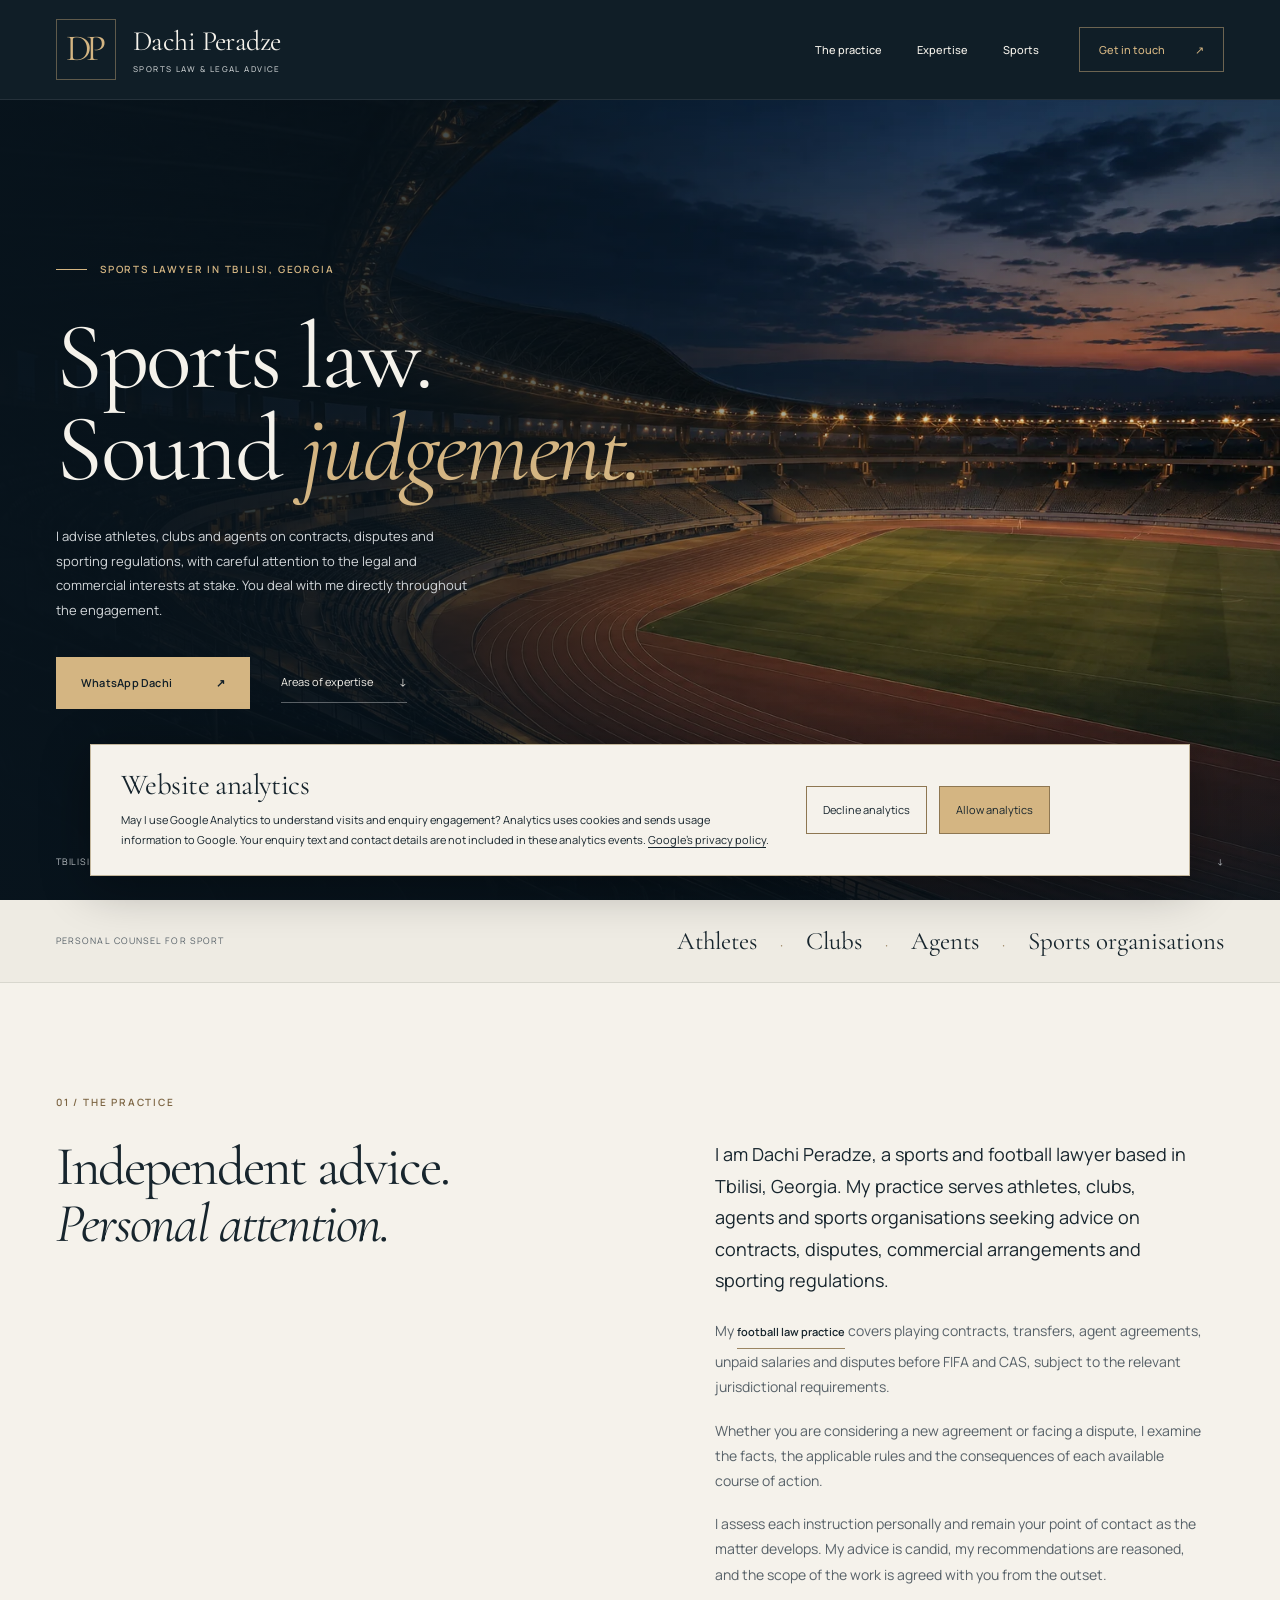
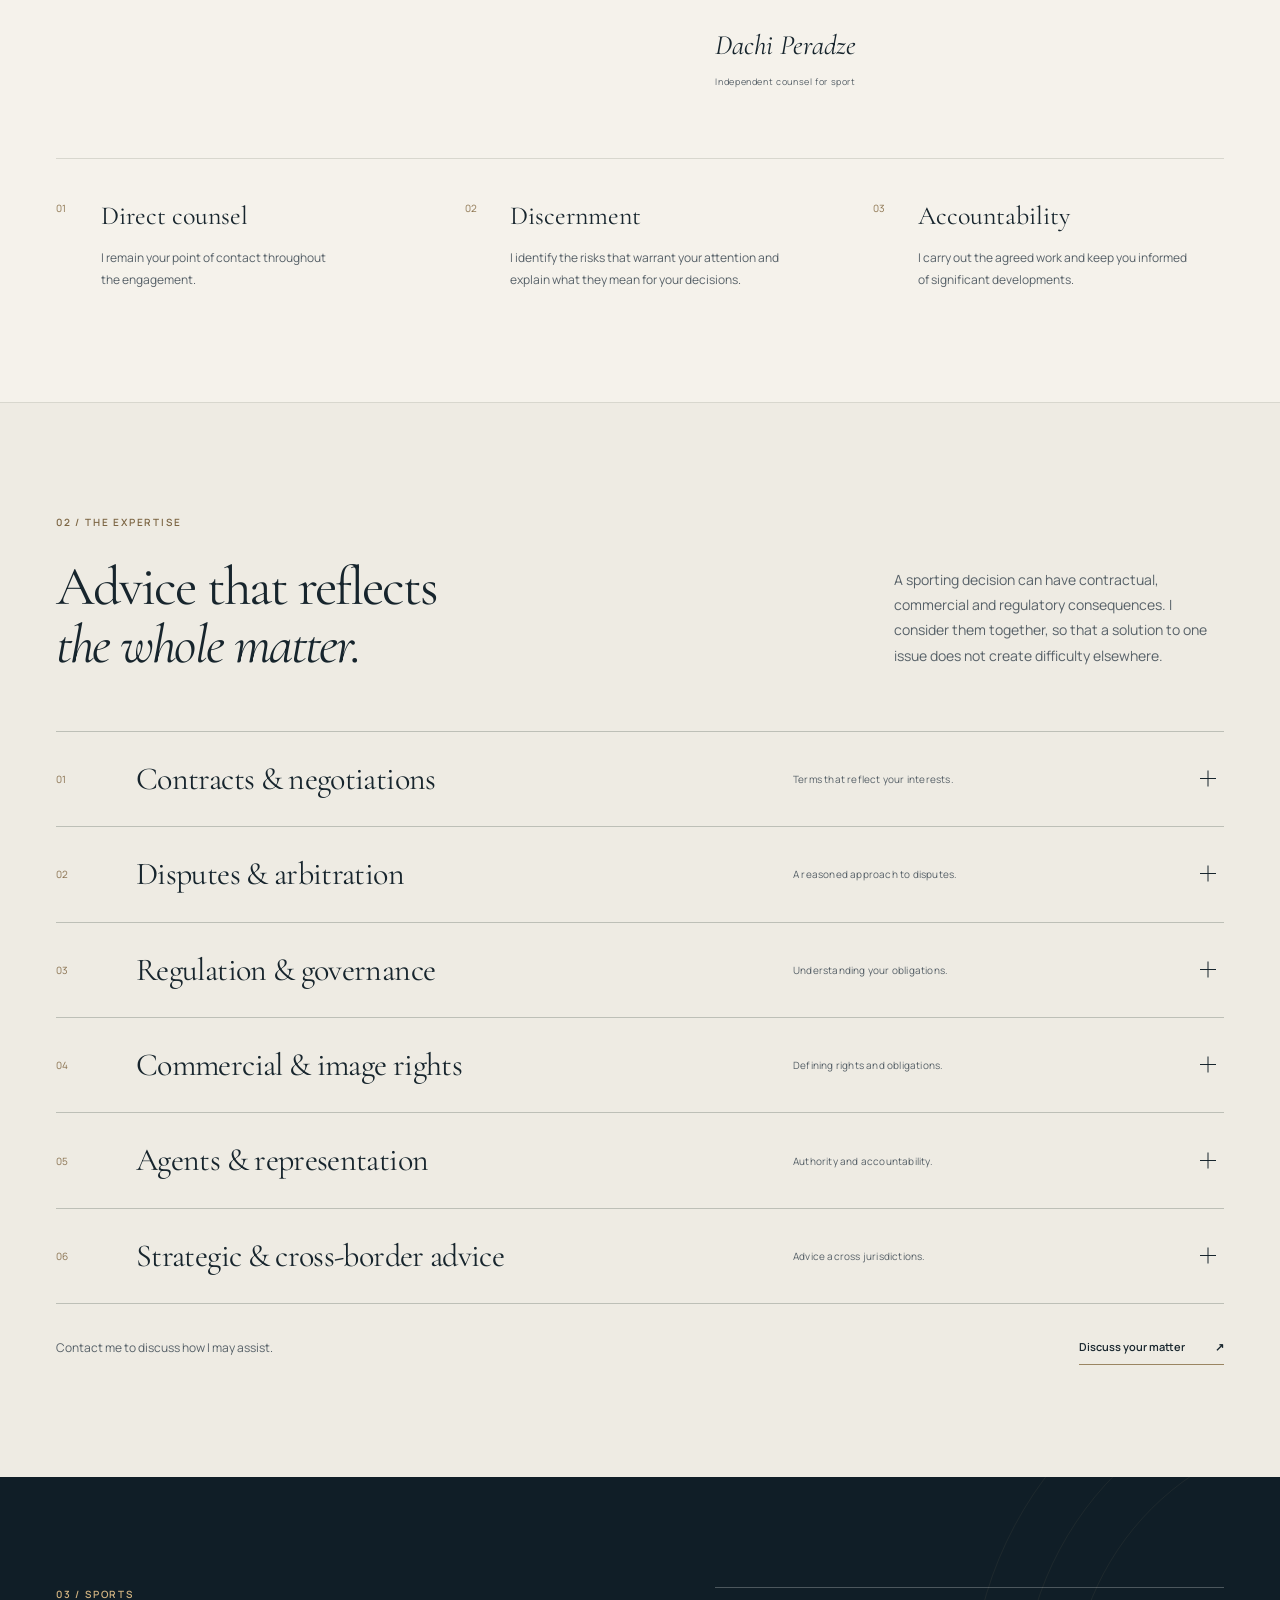
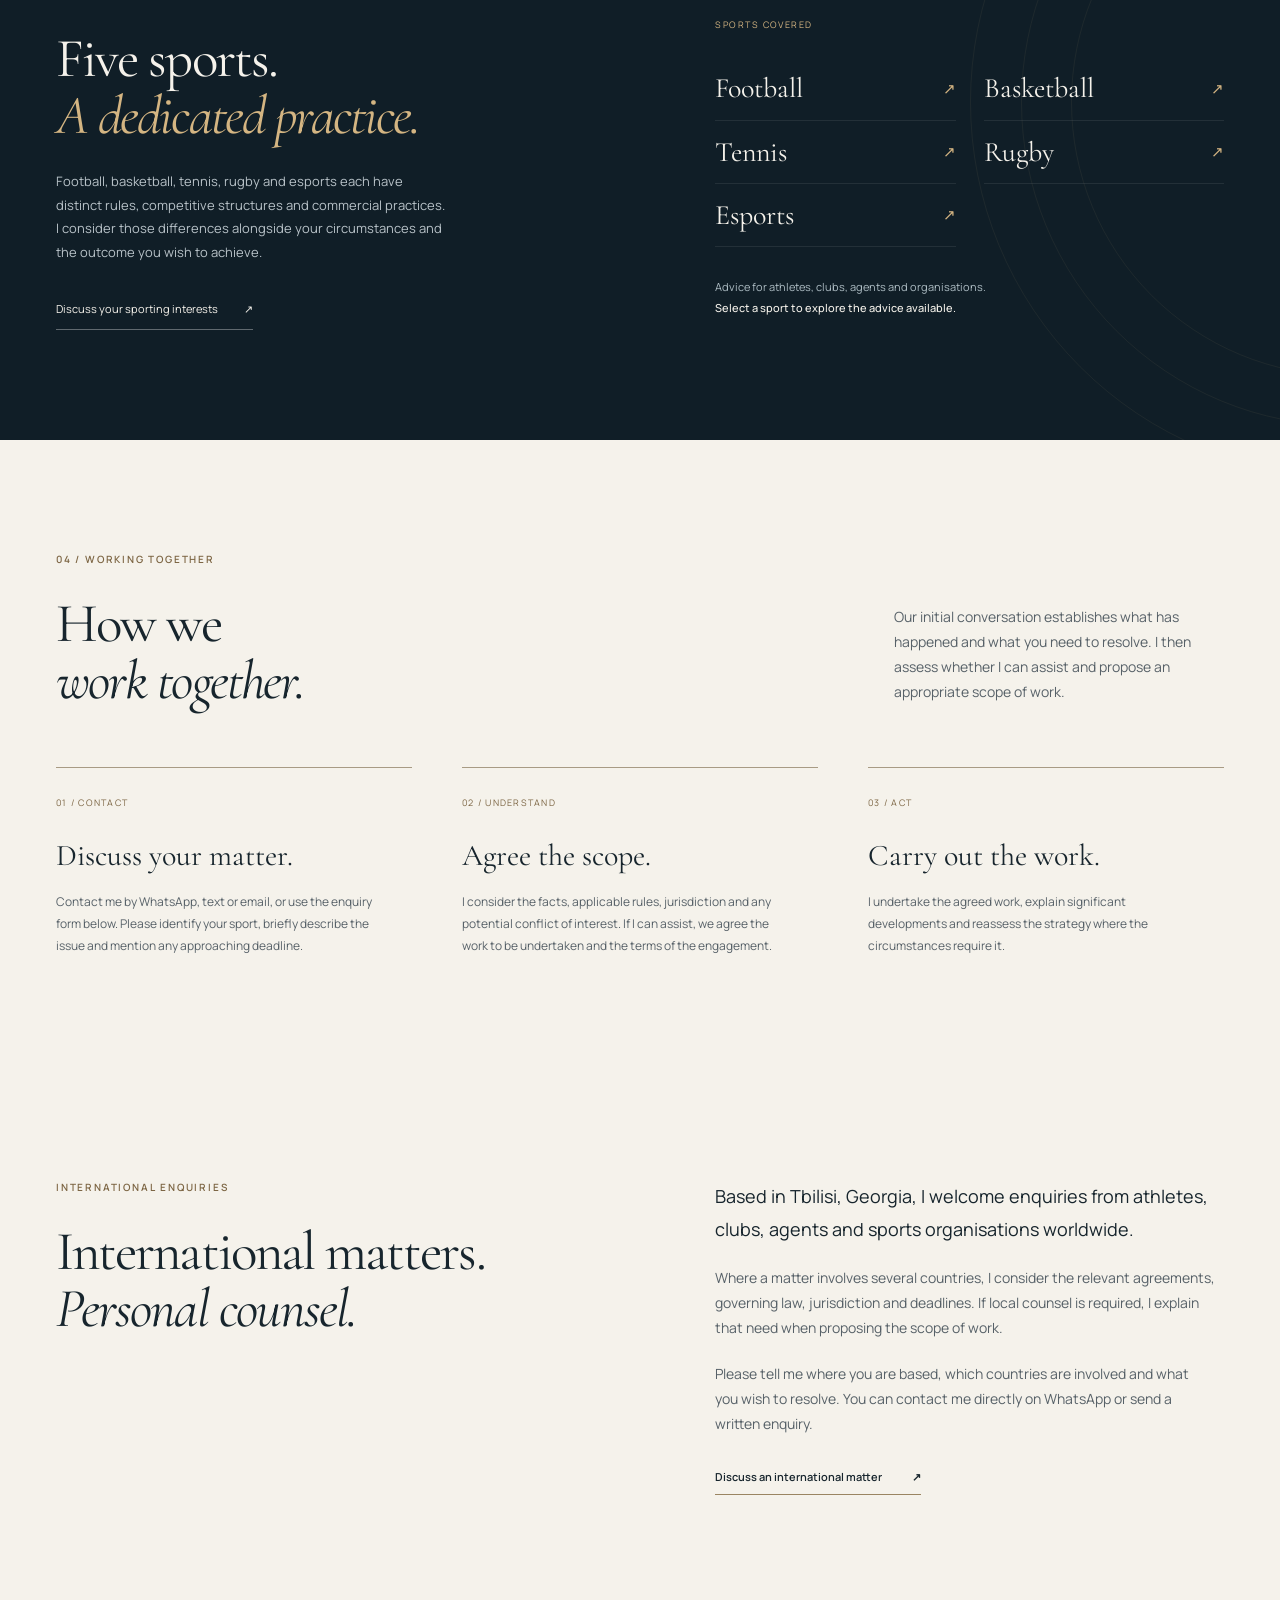
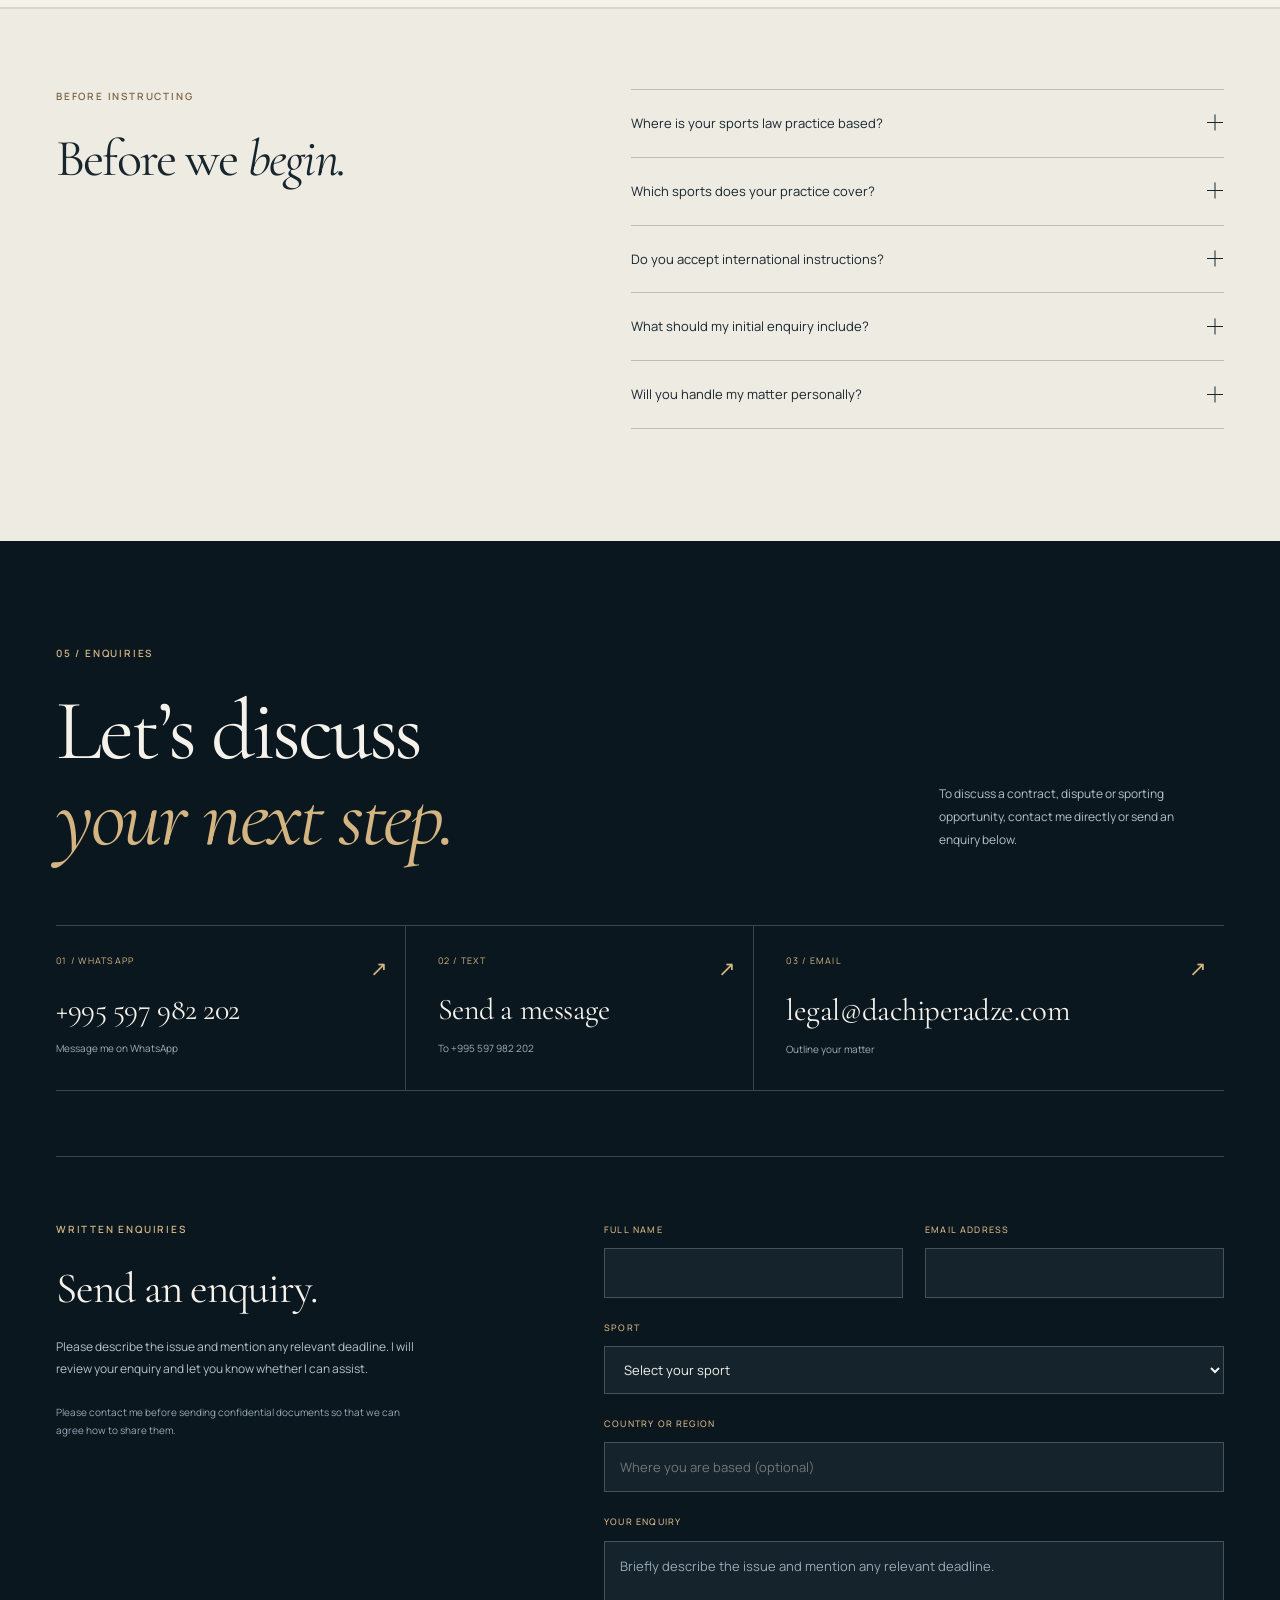
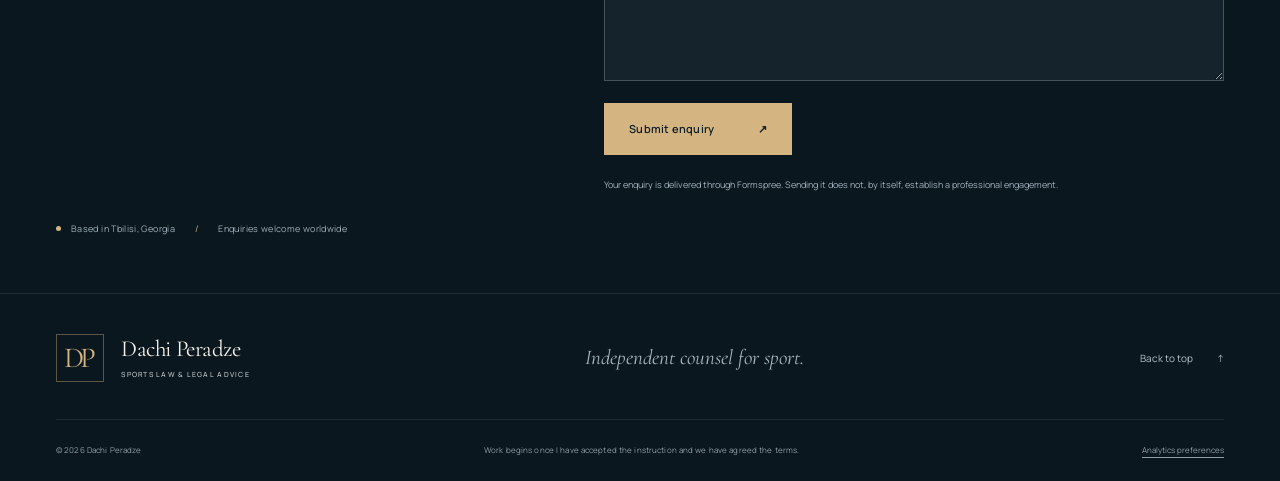
<file: index.html>
<!doctype html>
<html lang="en">
<head>
  <meta charset="utf-8">
  <meta name="google-site-verification" content="hrz3-7motVy234JCNu0K0PJBHgYlVb81wHcwlxGOom4">
  <meta name="ga-measurement-id" content="G-ZNSEDP4N0R">
  <meta name="viewport" content="width=device-width, initial-scale=1">
  <meta name="theme-color" content="#101e27">
  <title>Dachi Peradze | Sports &amp; Football Lawyer, Georgia</title>
  <meta name="description" content="Sports and football lawyer in Tbilisi, Georgia. Dachi Peradze advises on contracts, unpaid salaries, FIFA disputes and CAS matters. International enquiries welcome.">
  <link rel="canonical" href="https://dachiperadze.com/">
  <meta property="og:type" content="website">
  <meta property="og:title" content="Dachi Peradze | Sports &amp; Football Lawyer, Georgia">
  <meta property="og:description" content="Sports lawyer in Tbilisi, Georgia. Personal counsel for athletes, clubs and agents on contracts, disputes and commercial matters.">
  <meta property="og:url" content="https://dachiperadze.com/">
  <meta property="og:image" content="https://dachiperadze.com/assets/stadium.jpg">
  <meta property="og:image:alt" content="An illuminated athletics stadium at blue hour">
  <meta property="og:site_name" content="Dachi Peradze">
  <meta name="twitter:title" content="Dachi Peradze | Sports &amp; Football Lawyer, Georgia">
  <meta name="twitter:description" content="Sports lawyer in Tbilisi, Georgia. Personal legal counsel for athletes, clubs and agents. International enquiries welcome.">
  <meta name="twitter:image" content="https://dachiperadze.com/assets/stadium.jpg">
  <meta name="twitter:image:alt" content="An illuminated athletics stadium at blue hour">
  <meta name="twitter:card" content="summary_large_image">
  <link rel="icon" type="image/svg+xml" href="assets/favicon.svg">
  <link rel="preload" as="image" href="assets/stadium.webp" type="image/webp">
  <link rel="preconnect" href="https://fonts.googleapis.com">
  <link rel="preconnect" href="https://fonts.gstatic.com" crossorigin>
  <link href="https://fonts.googleapis.com/css2?family=Cormorant+Garamond:ital,wght@0,400;0,500;0,600;1,400;1,500&family=Manrope:wght@400;500;600;700&display=swap" rel="stylesheet">
  <link rel="stylesheet" href="legal-services.css?v=20261011-analytics">
  <script type="application/ld+json">
{"@context": "https://schema.org", "@graph": [{"@type": "Person", "@id": "https://dachiperadze.com/#dachi", "name": "Dachi Peradze", "url": "https://dachiperadze.com/", "email": "legal@dachiperadze.com", "telephone": "+995597982202", "address": {"@type": "PostalAddress", "addressLocality": "Tbilisi", "addressCountry": "GE"}, "alternateName": "დაჩი ფერაძე", "jobTitle": "Sports lawyer"}, {"@type": "WebSite", "@id": "https://dachiperadze.com/#website", "name": "Dachi Peradze", "url": "https://dachiperadze.com/", "inLanguage": "en", "publisher": {"@id": "https://dachiperadze.com/#dachi"}}, {"@type": "WebPage", "@id": "https://dachiperadze.com/#webpage", "url": "https://dachiperadze.com/", "name": "Dachi Peradze | Sports & Football Lawyer, Georgia", "isPartOf": {"@id": "https://dachiperadze.com/#website"}, "about": {"@id": "https://dachiperadze.com/#dachi"}, "inLanguage": "en"}]}
</script>
</head>
<body>
  <a class="skip-link" href="#main">Skip to content</a>
  <header class="site-header">
    <div class="container header-inner">
      <a class="brand" href="#home" aria-label="Dachi Peradze home">
        <span class="monogram" aria-hidden="true">DP</span>
        <span class="wordmark">Dachi Peradze<span>Sports law &amp; legal advice</span></span>
      </a>
      <button class="menu-toggle" type="button" aria-expanded="false" aria-controls="primary-nav"><span class="menu-label">Menu</span><span class="menu-lines" aria-hidden="true"></span></button>
      <nav id="primary-nav" class="primary-nav" aria-label="Main navigation">
        <a href="#practice">The practice</a>
        <a href="#expertise">Expertise</a>
        <a href="#sports">Sports</a>
        <a class="nav-contact" href="#contact">Get in touch <span aria-hidden="true">↗</span></a>
      </nav>
    </div>
  </header>
  <main id="main">
    <section class="hero" id="home" aria-labelledby="hero-title">
      <picture class="hero-image"><source srcset="assets/stadium.webp" type="image/webp"><img src="assets/stadium.jpg" alt="" width="1536" height="1024" fetchpriority="high"></picture>
      <div class="hero-shade"></div>
      <div class="container hero-inner">
        <div class="hero-copy">
          <p class="eyebrow"><span class="gold-line"></span> Sports lawyer in Tbilisi, Georgia</p>
          <h1 id="hero-title">Sports law.<br>Sound <em>judgement.</em></h1>
          <p class="hero-description">I advise athletes, clubs and agents on contracts, disputes and sporting regulations, with careful attention to the legal and commercial interests at stake. You deal with me directly throughout the engagement.</p>
          <div class="hero-actions"><a class="button button-gold" href="https://wa.me/995597982202">WhatsApp Dachi <span aria-hidden="true">↗</span></a><a class="text-link" href="#expertise">Areas of expertise <span aria-hidden="true">↓</span></a></div>
        </div>
        <div class="hero-bottom"><span>Tbilisi, Georgia <span class="divider">/</span> International matters</span><a href="#practice">A personal approach <span aria-hidden="true">↓</span></a></div>
      </div>
    </section>
    <div class="audience-band"><div class="container"><span>Personal counsel for sport</span><p>Athletes <i aria-hidden="true">·</i> Clubs <i aria-hidden="true">·</i> Agents <i aria-hidden="true">·</i> Sports organisations</p></div></div>

    <section class="section practice-section" id="practice" aria-labelledby="practice-title">
      <div class="container practice-grid">
        <div><p class="eyebrow dark-eyebrow">01 / The practice</p><h2 id="practice-title">Independent advice.<br><em>Personal attention.</em></h2></div>
        <div class="practice-copy"><p class="lead">I am Dachi Peradze, a sports and football lawyer based in Tbilisi, Georgia. My practice serves athletes, clubs, agents and sports organisations seeking advice on contracts, disputes, commercial arrangements and sporting regulations.</p><p>My <a class="inline-link" href="football-law.html">football law practice</a> covers playing contracts, transfers, agent agreements, unpaid salaries and disputes before FIFA and CAS, subject to the relevant jurisdictional requirements.</p><p>Whether you are considering a new agreement or facing a dispute, I examine the facts, the applicable rules and the consequences of each available course of action.</p><p>I assess each instruction personally and remain your point of contact as the matter develops. My advice is candid, my recommendations are reasoned, and the scope of the work is agreed with you from the outset.</p><div class="signature">Dachi Peradze<span>Independent counsel for sport</span></div></div>
      </div>
      <div class="container principles"><div><span>01</span><h3>Direct counsel</h3><p>I remain your point of contact throughout the engagement.</p></div><div><span>02</span><h3>Discernment</h3><p>I identify the risks that warrant your attention and explain what they mean for your decisions.</p></div><div><span>03</span><h3>Accountability</h3><p>I carry out the agreed work and keep you informed of significant developments.</p></div></div>
    </section>

    <section class="section expertise-section" id="expertise" aria-labelledby="expertise-title">
      <div class="container">
        <div class="section-heading"><div><p class="eyebrow dark-eyebrow">02 / The expertise</p><h2 id="expertise-title">Advice that reflects<br><em>the whole matter.</em></h2></div><p>A sporting decision can have contractual, commercial and regulatory consequences. I consider them together, so that a solution to one issue does not create difficulty elsewhere.</p></div>
        <div class="expertise-list">
          <details class="expertise-item"><summary><span class="item-number">01</span><span class="item-title">Contracts &amp; negotiations</span><span class="item-meta">Terms that reflect your interests.</span><span class="expand-icon" aria-hidden="true"></span></summary><div class="expertise-content"><p>I draft, review and negotiate athlete, employment and representation agreements. I scrutinise the obligations, remedies and allocation of risk, with particular attention to terms that may affect future opportunities or become contentious if the relationship ends.</p><ul><li>Athlete &amp; employment agreements</li><li>Representation &amp; agency agreements</li><li>Transfers, loans &amp; termination terms</li></ul><a class="inline-link" href="mailto:legal@dachiperadze.com?subject=Contract%20enquiry">Discuss your agreement <span aria-hidden="true">↗</span></a></div></details>
          <details class="expertise-item"><summary><span class="item-number">02</span><span class="item-title">Disputes &amp; arbitration</span><span class="item-meta">A reasoned approach to disputes.</span><span class="expand-icon" aria-hidden="true"></span></summary><div class="expertise-content"><p>I advise on contractual disputes, unpaid remuneration and termination, including matters before FIFA and the Court of Arbitration for Sport (CAS) where the relevant jurisdictional requirements are met. I assess the evidence, admissibility and procedural deadlines before recommending a course of action.</p><ul><li>Contractual &amp; employment disputes</li><li>CAS appeals &amp; arbitration</li><li>FIFA Football Tribunal matters</li></ul><a class="inline-link" href="mailto:legal@dachiperadze.com?subject=Dispute%20enquiry">Discuss your dispute <span aria-hidden="true">↗</span></a></div></details>
          <details class="expertise-item"><summary><span class="item-number">03</span><span class="item-title">Regulation &amp; governance</span><span class="item-meta">Understanding your obligations.</span><span class="expand-icon" aria-hidden="true"></span></summary><div class="expertise-content"><p>I advise on the rules governing participation and representation in sport. The assessment considers the relevant federation, jurisdiction and facts, including questions of eligibility, disciplinary proceedings and regulatory compliance.</p><ul><li>Federation rules &amp; regulatory processes</li><li>Eligibility &amp; disciplinary matters</li><li>Agent obligations &amp; compliance</li></ul><a class="inline-link" href="mailto:legal@dachiperadze.com?subject=Regulatory%20enquiry">Discuss a regulatory matter <span aria-hidden="true">↗</span></a></div></details>
          <details class="expertise-item"><summary><span class="item-number">04</span><span class="item-title">Commercial &amp; image rights</span><span class="item-meta">Defining rights and obligations.</span><span class="expand-icon" aria-hidden="true"></span></summary><div class="expertise-content"><p>I review and negotiate sponsorship, endorsement and image-rights agreements. I examine exclusivity, permitted uses, duration and termination, so that the rights granted and the obligations assumed are clearly delineated.</p><ul><li>Sponsorship &amp; endorsement agreements</li><li>Image-use &amp; licensing terms</li><li>Commercial partnership negotiations</li></ul><a class="inline-link" href="mailto:legal@dachiperadze.com?subject=Commercial%20enquiry">Discuss an opportunity <span aria-hidden="true">↗</span></a></div></details>
          <details class="expertise-item"><summary><span class="item-number">05</span><span class="item-title">Agents &amp; representation</span><span class="item-meta">Authority and accountability.</span><span class="expand-icon" aria-hidden="true"></span></summary><div class="expertise-content"><p>I advise athletes, agents and agencies on representation agreements and the regulations that govern their relationship. The work addresses the scope of authority, disclosure obligations and potential conflicts of interest, as well as each party’s responsibilities.</p><ul><li>Representation agreement review &amp; drafting</li><li>Conflicts, obligations &amp; disclosures</li><li>Sport-specific regulatory advice</li></ul><a class="inline-link" href="mailto:legal@dachiperadze.com?subject=Representation%20enquiry">Discuss representation <span aria-hidden="true">↗</span></a></div></details>
          <details class="expertise-item"><summary><span class="item-number">06</span><span class="item-title">Strategic &amp; cross-border advice</span><span class="item-meta">Advice across jurisdictions.</span><span class="expand-icon" aria-hidden="true"></span></summary><div class="expertise-content"><p>I advise on sporting matters involving several jurisdictions or interconnected contractual, commercial and regulatory issues. Where local legal advice is needed, I coordinate with counsel in the relevant jurisdiction.</p><ul><li>Career &amp; contractual decision-making</li><li>International sporting matters</li><li>Jurisdiction &amp; counsel coordination</li></ul><a class="inline-link" href="mailto:legal@dachiperadze.com?subject=Strategic%20enquiry">Discuss an international matter <span aria-hidden="true">↗</span></a></div></details>
        </div>
        <div class="expertise-footer"><p>Contact me to discuss how I may assist.</p><a class="inline-link" href="#contact">Discuss your matter <span aria-hidden="true">↗</span></a></div>
      </div>
    </section>

    <section class="sports-section" id="sports" aria-labelledby="sports-title">
      <div class="arena-lines" aria-hidden="true"></div>
      <div class="container sports-grid"><div class="sports-copy"><p class="eyebrow">03 / Sports</p><h2 id="sports-title">Five sports.<br><em>A dedicated practice.</em></h2><p>Football, basketball, tennis, rugby and esports each have distinct rules, competitive structures and commercial practices. I consider those differences alongside your circumstances and the outcome you wish to achieve.</p><a class="text-link" href="#contact">Discuss your sporting interests <span aria-hidden="true">↗</span></a></div><div class="sport-index" aria-label="Sports covered"><span class="index-label">Sports covered</span><ul><li><a href="football-law.html">Football<span aria-hidden="true">↗</span></a></li><li><a href="basketball-law.html">Basketball<span aria-hidden="true">↗</span></a></li><li><a href="tennis-law.html">Tennis<span aria-hidden="true">↗</span></a></li><li><a href="rugby-law.html">Rugby<span aria-hidden="true">↗</span></a></li><li><a href="esports-law.html">Esports<span aria-hidden="true">↗</span></a></li></ul><p>Advice for athletes, clubs, agents and organisations.<br><strong>Select a sport to explore the advice available.</strong></p></div></div>
    </section>

    <section class="section approach-section" id="approach" aria-labelledby="approach-title">
      <div class="container"><div class="section-heading"><div><p class="eyebrow dark-eyebrow">04 / Working together</p><h2 id="approach-title">How we<br><em>work together.</em></h2></div><p>Our initial conversation establishes what has happened and what you need to resolve. I then assess whether I can assist and propose an appropriate scope of work.</p></div><ol class="process-list"><li><span class="process-number">01 / Contact</span><h3>Discuss your matter.</h3><p>Contact me by WhatsApp, text or email, or use the enquiry form below. Please identify your sport, briefly describe the issue and mention any approaching deadline.</p></li><li><span class="process-number">02 / Understand</span><h3>Agree the scope.</h3><p>I consider the facts, applicable rules, jurisdiction and any potential conflict of interest. If I can assist, we agree the work to be undertaken and the terms of the engagement.</p></li><li><span class="process-number">03 / Act</span><h3>Carry out the work.</h3><p>I undertake the agreed work, explain significant developments and reassess the strategy where the circumstances require it.</p></li></ol></div>
    </section>


    <section class="section international-section" aria-labelledby="international-title">
      <div class="container international-grid">
        <div><p class="eyebrow dark-eyebrow">International enquiries</p><h2 id="international-title">International matters.<br><em>Personal counsel.</em></h2></div>
        <div class="international-copy"><p class="lead">Based in Tbilisi, Georgia, I welcome enquiries from athletes, clubs, agents and sports organisations worldwide.</p><p>Where a matter involves several countries, I consider the relevant agreements, governing law, jurisdiction and deadlines. If local counsel is required, I explain that need when proposing the scope of work.</p><p>Please tell me where you are based, which countries are involved and what you wish to resolve. You can contact me directly on WhatsApp or send a written enquiry.</p><a class="inline-link" href="#enquiry">Discuss an international matter <span aria-hidden="true">↗</span></a></div>
      </div>
    </section>
    <section class="section faq-section" aria-labelledby="faq-title"><div class="container faq-grid"><div><p class="eyebrow dark-eyebrow">Before instructing</p><h2 id="faq-title">Before we <em>begin.</em></h2></div><div class="faq-list"><details><summary>Where is your sports law practice based?<span class="expand-icon" aria-hidden="true"></span></summary><p>I am based in Tbilisi, Georgia, and welcome enquiries about both Georgian and international sporting matters. Athletes, clubs, agents and sports organisations can contact me directly by WhatsApp, text or email.</p></details><details><summary>Which sports does your practice cover?<span class="expand-icon" aria-hidden="true"></span></summary><p>My practice covers football, basketball, tennis, rugby and esports. I assess each instruction against the relevant sporting rules, jurisdiction and circumstances.</p></details><details><summary>Do you accept international instructions?<span class="expand-icon" aria-hidden="true"></span></summary><p>Yes. Before accepting an international instruction, I consider the governing law, jurisdiction and appropriate forum, together with any need for local counsel or another specialist.</p></details><details><summary>What should my initial enquiry include?<span class="expand-icon" aria-hidden="true"></span></summary><p>Please include your name, sport, a concise description of the issue and any relevant deadline. We can agree how to share documents after the initial discussion.</p></details><details><summary>Will you handle my matter personally?<span class="expand-icon" aria-hidden="true"></span></summary><p>Yes. I assess your matter personally and remain your point of contact throughout the engagement. If assistance from local counsel or another specialist is needed, I discuss this with you.</p></details></div></div></section>

    <section class="contact-section" id="contact" aria-labelledby="contact-title"><div class="container"><div class="contact-heading"><div><p class="eyebrow">05 / Enquiries</p><h2 id="contact-title">Let’s discuss<br><em>your next step.</em></h2></div><p>To discuss a contract, dispute or sporting opportunity, contact me directly or send an enquiry below.</p></div><div class="contact-links"><a href="https://wa.me/995597982202"><span class="contact-label">01 / WhatsApp</span><span class="contact-value">+995 597 982 202</span><span class="contact-hint">Message me on WhatsApp</span><span class="contact-arrow" aria-hidden="true">↗</span></a><a href="sms:+995597982202"><span class="contact-label">02 / Text</span><span class="contact-value">Send a message</span><span class="contact-hint">To +995 597 982 202</span><span class="contact-arrow" aria-hidden="true">↗</span></a><a href="mailto:legal@dachiperadze.com"><span class="contact-label">03 / Email</span><span class="contact-value email-value">legal@dachiperadze.com</span><span class="contact-hint">Outline your matter</span><span class="contact-arrow" aria-hidden="true">↗</span></a></div>
<div class="enquiry-grid" id="enquiry">
  <div class="enquiry-intro">
    <p class="eyebrow">Written enquiries</p>
    <h3>Send an enquiry.</h3>
    <p>Please describe the issue and mention any relevant deadline. I will review your enquiry and let you know whether I can assist.</p>
    <p class="enquiry-guidance">Please contact me before sending confidential documents so that we can agree how to share them.</p>
  </div>
  <form class="enquiry-form" id="enquiry-form" action="https://formspree.io/f/maeyzglo" method="POST" aria-label="Submit an enquiry" aria-describedby="enquiry-note">
    <input type="hidden" name="_subject" value="New enquiry · Dachi Peradze">
    <input class="form-trap" type="text" name="_gotcha" tabindex="-1" autocomplete="off" aria-hidden="true">
    <div class="enquiry-row">
      <label for="enquiry-name">Full name<input id="enquiry-name" name="name" autocomplete="name" maxlength="100" required></label>
      <label for="enquiry-email">Email address<input id="enquiry-email" type="email" name="email" autocomplete="email" maxlength="254" required></label>
    </div>
    <label for="enquiry-sport">Sport<select id="enquiry-sport" name="sport" required><option value="" disabled selected>Select your sport</option><option>Football</option><option>Basketball</option><option>Tennis</option><option>Rugby</option><option>Esports</option></select></label>
    <label for="enquiry-country">Country or region<input id="enquiry-country" name="country" autocomplete="country-name" maxlength="100" placeholder="Where you are based (optional)"></label>
    <label for="enquiry-message">Your enquiry<textarea id="enquiry-message" name="message" rows="5" maxlength="5000" placeholder="Briefly describe the issue and mention any relevant deadline." required></textarea></label>
    <button class="button button-gold" type="submit">Submit enquiry <span aria-hidden="true">↗</span></button>
    <p class="enquiry-note" id="enquiry-note">Your enquiry is delivered through Formspree. Sending it does not, by itself, establish a professional engagement.</p>
  </form>
</div>
<div class="contact-location"><span class="location-dot" aria-hidden="true"></span> Based in Tbilisi, Georgia <span class="location-divider">/</span> Enquiries welcome worldwide</div></div></section>
  </main>
  <footer class="site-footer"><div class="container footer-top"><a class="brand" href="#home" aria-label="Dachi Peradze home"><span class="monogram" aria-hidden="true">DP</span><span class="wordmark">Dachi Peradze<span>Sports law &amp; legal advice</span></span></a><p>Independent counsel for sport.</p><a class="back-top" href="#home">Back to top <span aria-hidden="true">↑</span></a></div><div class="container footer-bottom"><p>© <span id="year">2026</span> Dachi Peradze</p><p>Work begins once I have accepted the instruction and we have agreed the terms.</p><button type="button" class="analytics-preferences" hidden>Analytics preferences</button></div></footer>
  <script src="legal-services.js?v=20261011" defer></script>
<script src="analytics.js?v=20261011" defer></script>
</body>
</html>
</file>
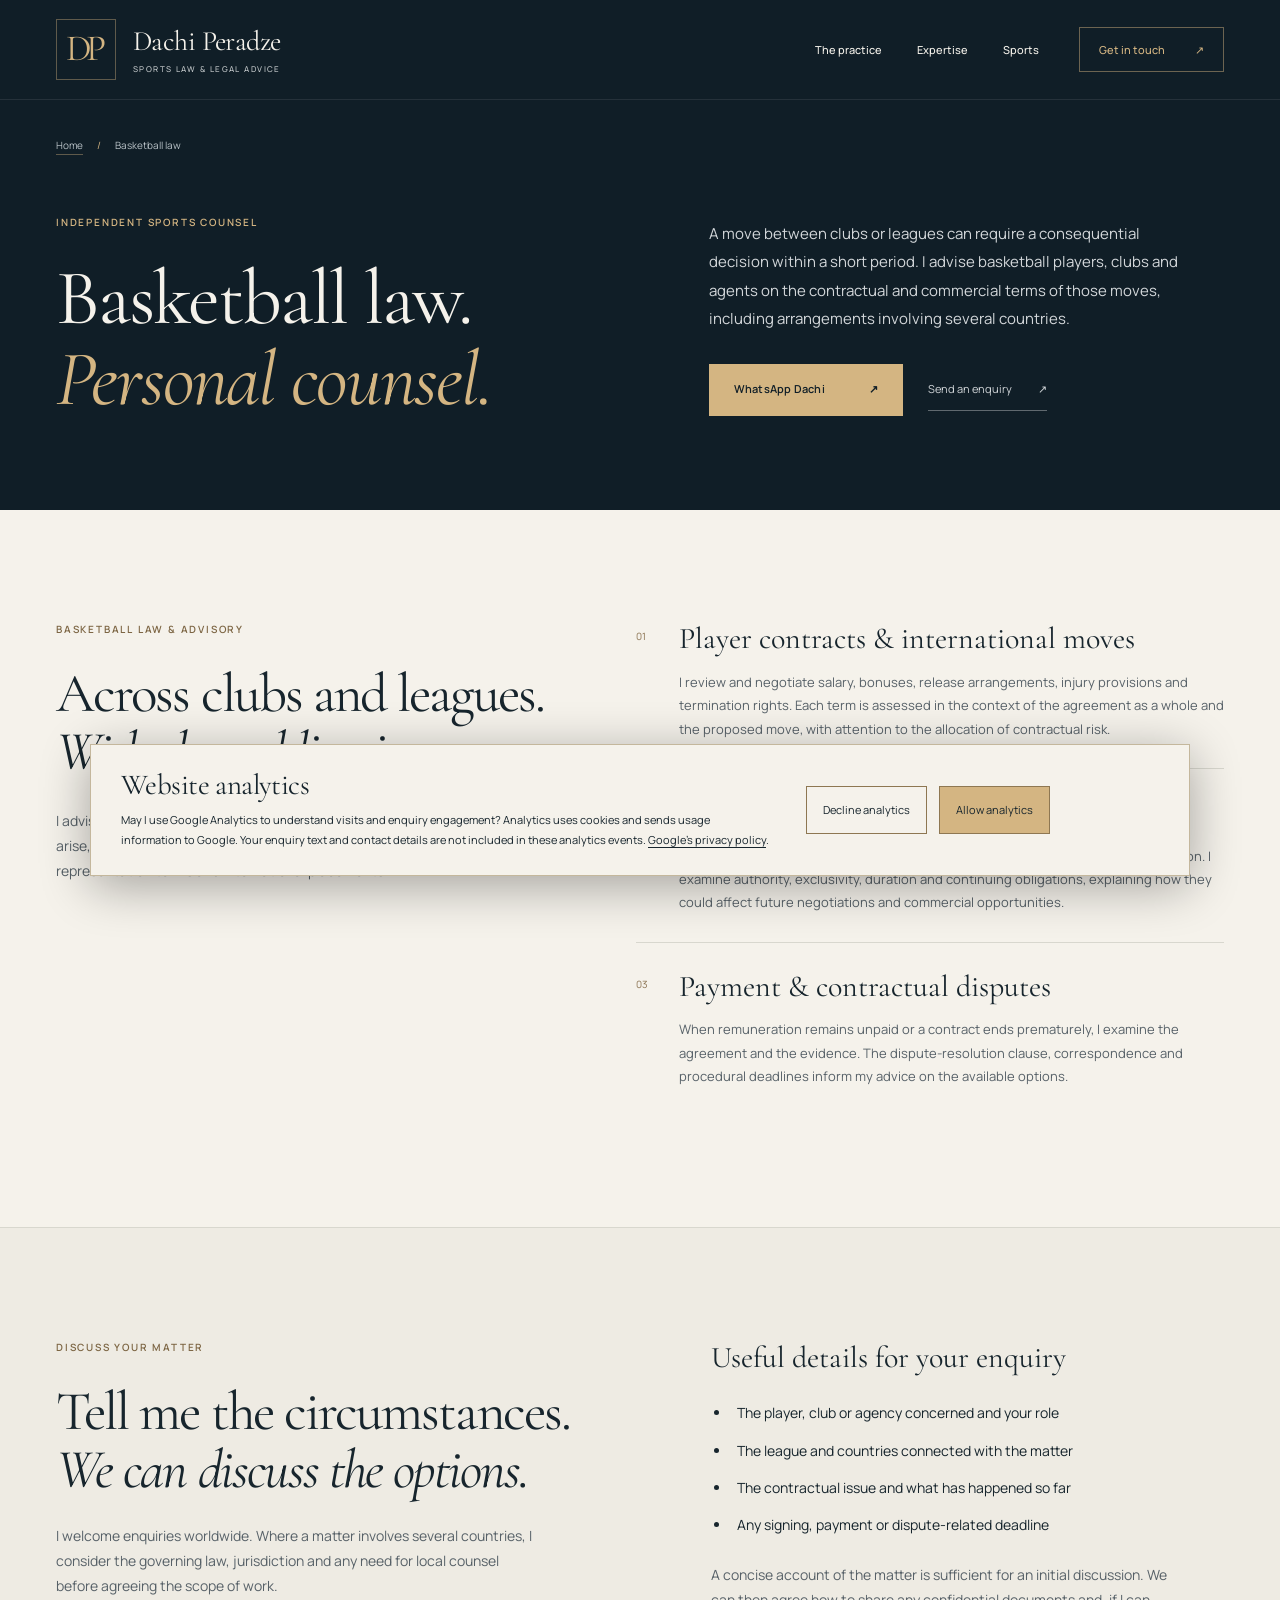
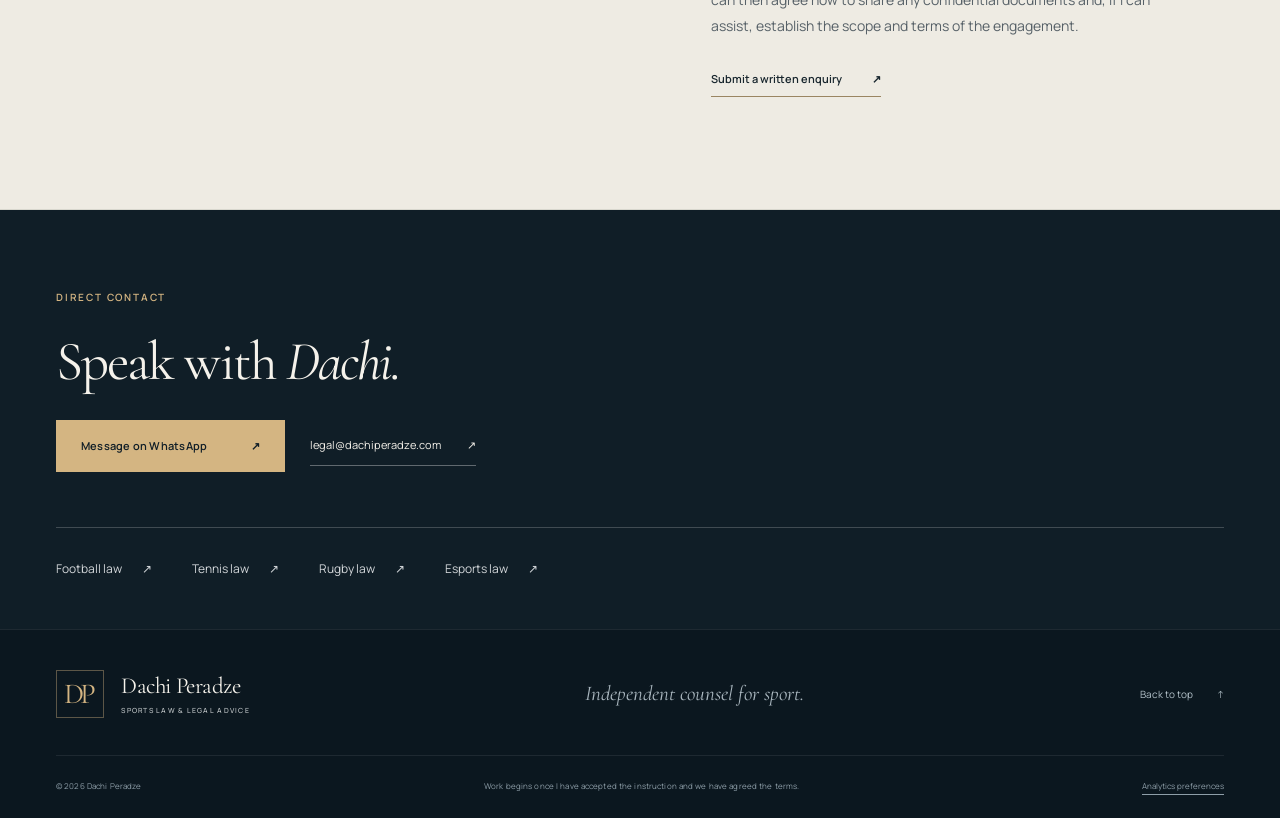
<file: basketball-law.html>
<!doctype html>
<html lang="en">
<head>
  <meta charset="utf-8">
  <meta name="ga-measurement-id" content="G-ZNSEDP4N0R">
  <meta name="viewport" content="width=device-width, initial-scale=1">
  <meta name="theme-color" content="#101e27">
  <title>Basketball Law: Player Contracts &amp; Disputes | Dachi Peradze</title>
  <meta name="description" content="Basketball law advice for players, clubs and agents: player contracts, international moves, representation and disputes. Contact Dachi Peradze directly.">
  <link rel="canonical" href="https://dachiperadze.com/basketball-law.html">
  <meta property="og:type" content="website">
  <meta property="og:title" content="Basketball Law: Player Contracts &amp; Disputes | Dachi Peradze">
  <meta property="og:description" content="Basketball law advice for players, clubs and agents: player contracts, international moves, representation and disputes. Contact Dachi Peradze directly.">
  <meta property="og:url" content="https://dachiperadze.com/basketball-law.html">
  <meta property="og:image" content="https://dachiperadze.com/assets/stadium.jpg">
  <meta property="og:image:alt" content="An illuminated athletics stadium at blue hour">
  <meta property="og:site_name" content="Dachi Peradze">
  <meta name="twitter:title" content="Basketball Law: Player Contracts &amp; Disputes | Dachi Peradze">
  <meta name="twitter:description" content="Basketball law advice for players, clubs and agents: player contracts, international moves, representation and disputes. Contact Dachi Peradze directly.">
  <meta name="twitter:image" content="https://dachiperadze.com/assets/stadium.jpg">
  <meta name="twitter:image:alt" content="An illuminated athletics stadium at blue hour">
  <meta name="twitter:card" content="summary_large_image">
  <link rel="icon" type="image/svg+xml" href="assets/favicon.svg">
  <link rel="preconnect" href="https://fonts.googleapis.com">
  <link rel="preconnect" href="https://fonts.gstatic.com" crossorigin>
  <link href="https://fonts.googleapis.com/css2?family=Cormorant+Garamond:ital,wght@0,400;0,500;0,600;1,400;1,500&family=Manrope:wght@400;500;600;700&display=swap" rel="stylesheet">
  <link rel="stylesheet" href="legal-services.css?v=20261011-analytics">
  <script type="application/ld+json">
{"@context": "https://schema.org", "@graph": [{"@type": "Person", "@id": "https://dachiperadze.com/#dachi", "name": "Dachi Peradze", "url": "https://dachiperadze.com/", "email": "legal@dachiperadze.com", "telephone": "+995597982202", "address": {"@type": "PostalAddress", "addressLocality": "Tbilisi", "addressCountry": "GE"}}, {"@type": "WebPage", "@id": "https://dachiperadze.com/basketball-law.html#webpage", "url": "https://dachiperadze.com/basketball-law.html", "name": "Basketball Law: Player Contracts & Disputes | Dachi Peradze", "description": "Basketball law advice for players, clubs and agents: player contracts, international moves, representation and disputes. Contact Dachi Peradze directly.", "isPartOf": {"@id": "https://dachiperadze.com/#website"}, "inLanguage": "en", "about": {"@id": "https://dachiperadze.com/basketball-law.html#service"}, "breadcrumb": {"@id": "https://dachiperadze.com/basketball-law.html#breadcrumbs"}}, {"@type": "Service", "@id": "https://dachiperadze.com/basketball-law.html#service", "name": "Basketball law and advisory", "serviceType": "Sports law advice", "provider": {"@id": "https://dachiperadze.com/#dachi"}, "url": "https://dachiperadze.com/basketball-law.html"}, {"@type": "BreadcrumbList", "@id": "https://dachiperadze.com/basketball-law.html#breadcrumbs", "itemListElement": [{"@type": "ListItem", "position": 1, "name": "Home", "item": "https://dachiperadze.com/"}, {"@type": "ListItem", "position": 2, "name": "Basketball law", "item": "https://dachiperadze.com/basketball-law.html"}]}]}
</script>
</head>
<body class="discipline-page">
<a class="skip-link" href="#main">Skip to content</a>
<header class="site-header">
    <div class="container header-inner">
      <a class="brand" href="/#home" aria-label="Dachi Peradze home">
        <span class="monogram" aria-hidden="true">DP</span>
        <span class="wordmark">Dachi Peradze<span>Sports law &amp; legal advice</span></span>
      </a>
      <button class="menu-toggle" type="button" aria-expanded="false" aria-controls="primary-nav"><span class="menu-label">Menu</span><span class="menu-lines" aria-hidden="true"></span></button>
      <nav id="primary-nav" class="primary-nav" aria-label="Main navigation"><a href="/#practice">The practice</a>
        <a href="/#expertise">Expertise</a>
        <a href="/#sports">Sports</a>
        <a class="nav-contact" href="/#contact">Get in touch <span aria-hidden="true">↗</span></a>
      </nav>
    </div>
  </header>
<main id="main">
  <section class="discipline-hero" aria-labelledby="discipline-title"><div class="container">
    <nav class="breadcrumbs" aria-label="Breadcrumb"><a href="/">Home</a><span aria-hidden="true">/</span><span aria-current="page">Basketball law</span></nav>
    <div class="discipline-hero-grid"><div><p class="eyebrow">Independent sports counsel</p><h1 id="discipline-title">Basketball law.<br><em>Personal counsel.</em></h1></div><div class="discipline-intro"><p>A move between clubs or leagues can require a consequential decision within a short period. I advise basketball players, clubs and agents on the contractual and commercial terms of those moves, including arrangements involving several countries.</p><div class="discipline-actions"><a class="button button-gold" href="https://wa.me/995597982202">WhatsApp Dachi <span aria-hidden="true">↗</span></a><a class="text-link" href="/#enquiry">Send an enquiry <span aria-hidden="true">↗</span></a></div></div></div>
  </div></section>
  <section class="section discipline-body" aria-labelledby="matters-title"><div class="container discipline-body-grid"><div><p class="eyebrow dark-eyebrow">Basketball law &amp; advisory</p><h2 id="matters-title">Across clubs and leagues.<br><em>With clear obligations.</em></h2><p class="discipline-audience">I advise players before signing and when contractual difficulties arise, clubs on negotiations and disputes, and agents on representation terms and international placements.</p></div><div class="discipline-matters"><article class="discipline-matter"><span class="item-number">01</span><div><h3>Player contracts &amp; international moves</h3><p>I review and negotiate salary, bonuses, release arrangements, injury provisions and termination rights. Each term is assessed in the context of the agreement as a whole and the proposed move, with attention to the allocation of contractual risk.</p></div></article><article class="discipline-matter"><span class="item-number">02</span><div><h3>Representation &amp; sponsorship</h3><p>Representation and sponsorship commitments may continue beyond a single season. I examine authority, exclusivity, duration and continuing obligations, explaining how they could affect future negotiations and commercial opportunities.</p></div></article><article class="discipline-matter"><span class="item-number">03</span><div><h3>Payment &amp; contractual disputes</h3><p>When remuneration remains unpaid or a contract ends prematurely, I examine the agreement and the evidence. The dispute-resolution clause, correspondence and procedural deadlines inform my advice on the available options.</p></div></article></div></div></section>
  <section class="section discipline-enquiry" aria-labelledby="start-title"><div class="container discipline-enquiry-grid"><div><p class="eyebrow dark-eyebrow">Discuss your matter</p><h2 id="start-title">Tell me the circumstances.<br><em>We can discuss the options.</em></h2><p>I welcome enquiries worldwide. Where a matter involves several countries, I consider the governing law, jurisdiction and any need for local counsel before agreeing the scope of work.</p></div><div class="enquiry-checklist"><h3>Useful details for your enquiry</h3><ul><li>The player, club or agency concerned and your role</li><li>The league and countries connected with the matter</li><li>The contractual issue and what has happened so far</li><li>Any signing, payment or dispute-related deadline</li></ul><p>A concise account of the matter is sufficient for an initial discussion. We can then agree how to share any confidential documents and, if I can assist, establish the scope and terms of the engagement.</p><a class="inline-link" href="/#enquiry">Submit a written enquiry <span aria-hidden="true">↗</span></a></div></div></section>
  <section class="discipline-contact" aria-labelledby="direct-title"><div class="container"><p class="eyebrow">Direct contact</p><h2 id="direct-title">Speak with <em>Dachi.</em></h2><div class="discipline-actions"><a class="button button-gold" href="https://wa.me/995597982202">Message on WhatsApp <span aria-hidden="true">↗</span></a><a class="text-link" href="mailto:legal@dachiperadze.com">legal@dachiperadze.com <span aria-hidden="true">↗</span></a></div><nav class="related-sports" aria-label="Other sports"><a href="football-law.html">Football law <span aria-hidden="true">↗</span></a><a href="tennis-law.html">Tennis law <span aria-hidden="true">↗</span></a><a href="rugby-law.html">Rugby law <span aria-hidden="true">↗</span></a><a href="esports-law.html">Esports law <span aria-hidden="true">↗</span></a></nav></div></section>
</main>
<footer class="site-footer"><div class="container footer-top"><a class="brand" href="/" aria-label="Dachi Peradze home"><span class="monogram" aria-hidden="true">DP</span><span class="wordmark">Dachi Peradze<span>Sports law &amp; legal advice</span></span></a><p>Independent counsel for sport.</p><a class="back-top" href="#main">Back to top <span aria-hidden="true">↑</span></a></div><div class="container footer-bottom"><p>© <span id="year">2026</span> Dachi Peradze</p><p>Work begins once I have accepted the instruction and we have agreed the terms.</p><button type="button" class="analytics-preferences" hidden>Analytics preferences</button></div></footer>
<script src="legal-services.js?v=20261011" defer></script>
<script src="analytics.js?v=20261011" defer></script>
</body>
</html>
</file>
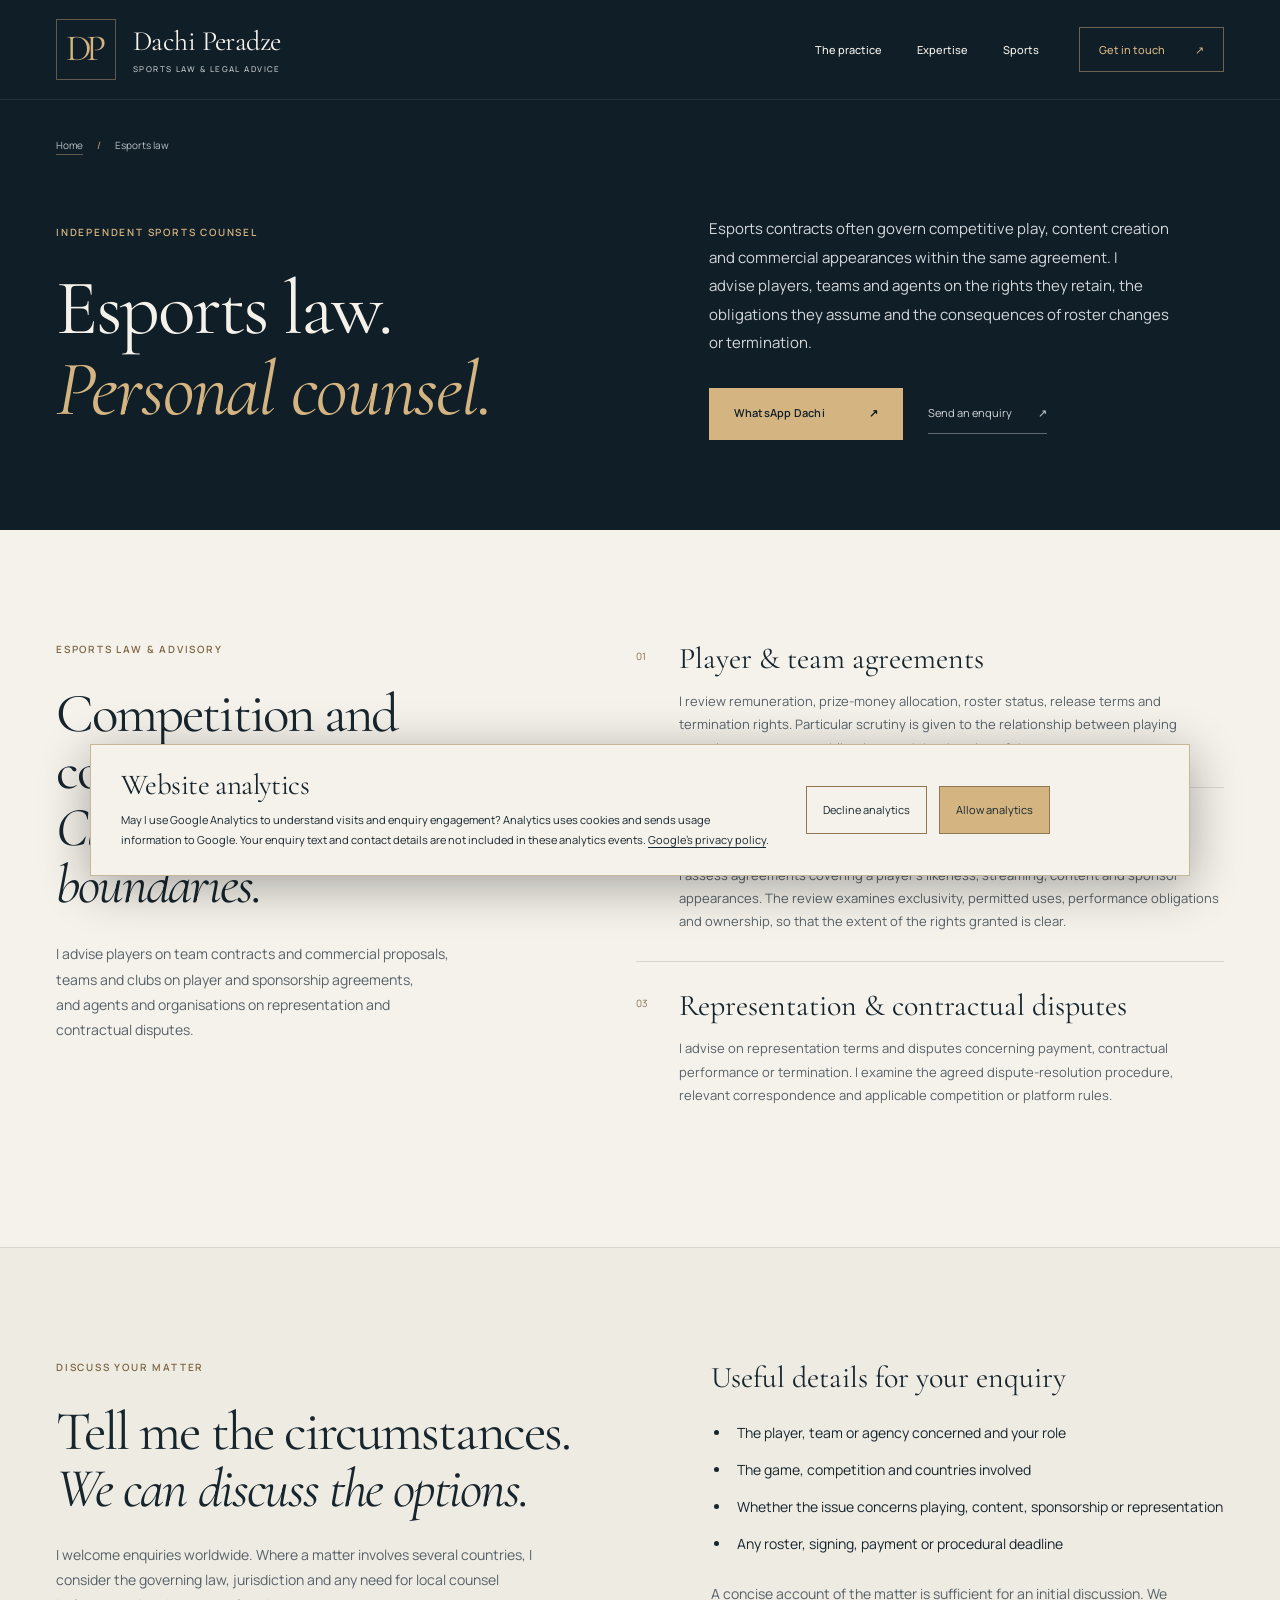
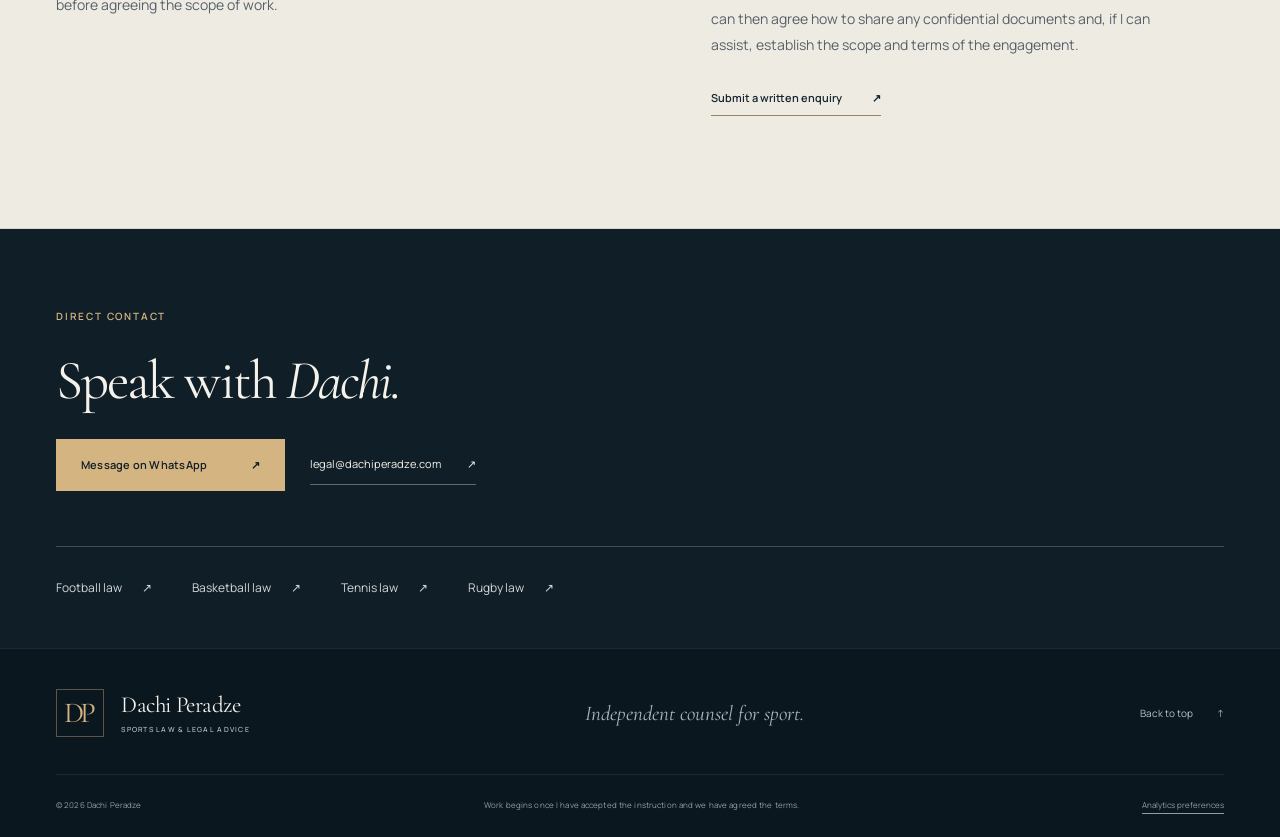
<file: esports-law.html>
<!doctype html>
<html lang="en">
<head>
  <meta charset="utf-8">
  <meta name="ga-measurement-id" content="G-ZNSEDP4N0R">
  <meta name="viewport" content="width=device-width, initial-scale=1">
  <meta name="theme-color" content="#101e27">
  <title>Esports Law: Player, Team &amp; Sponsorship Contracts | Dachi Peradze</title>
  <meta name="description" content="Esports law advice for players, teams and agents: player contracts, streaming, sponsorship, image rights and disputes. Contact Dachi Peradze directly.">
  <link rel="canonical" href="https://dachiperadze.com/esports-law.html">
  <meta property="og:type" content="website">
  <meta property="og:title" content="Esports Law: Player, Team &amp; Sponsorship Contracts | Dachi Peradze">
  <meta property="og:description" content="Esports law advice for players, teams and agents: player contracts, streaming, sponsorship, image rights and disputes. Contact Dachi Peradze directly.">
  <meta property="og:url" content="https://dachiperadze.com/esports-law.html">
  <meta property="og:image" content="https://dachiperadze.com/assets/stadium.jpg">
  <meta property="og:image:alt" content="An illuminated athletics stadium at blue hour">
  <meta property="og:site_name" content="Dachi Peradze">
  <meta name="twitter:title" content="Esports Law: Player, Team &amp; Sponsorship Contracts | Dachi Peradze">
  <meta name="twitter:description" content="Esports law advice for players, teams and agents: player contracts, streaming, sponsorship, image rights and disputes. Contact Dachi Peradze directly.">
  <meta name="twitter:image" content="https://dachiperadze.com/assets/stadium.jpg">
  <meta name="twitter:image:alt" content="An illuminated athletics stadium at blue hour">
  <meta name="twitter:card" content="summary_large_image">
  <link rel="icon" type="image/svg+xml" href="assets/favicon.svg">
  <link rel="preconnect" href="https://fonts.googleapis.com">
  <link rel="preconnect" href="https://fonts.gstatic.com" crossorigin>
  <link href="https://fonts.googleapis.com/css2?family=Cormorant+Garamond:ital,wght@0,400;0,500;0,600;1,400;1,500&family=Manrope:wght@400;500;600;700&display=swap" rel="stylesheet">
  <link rel="stylesheet" href="legal-services.css?v=20261011-analytics">
  <script type="application/ld+json">
{"@context": "https://schema.org", "@graph": [{"@type": "Person", "@id": "https://dachiperadze.com/#dachi", "name": "Dachi Peradze", "url": "https://dachiperadze.com/", "email": "legal@dachiperadze.com", "telephone": "+995597982202", "address": {"@type": "PostalAddress", "addressLocality": "Tbilisi", "addressCountry": "GE"}}, {"@type": "WebPage", "@id": "https://dachiperadze.com/esports-law.html#webpage", "url": "https://dachiperadze.com/esports-law.html", "name": "Esports Law: Player, Team & Sponsorship Contracts | Dachi Peradze", "description": "Esports law advice for players, teams and agents: player contracts, streaming, sponsorship, image rights and disputes. Contact Dachi Peradze directly.", "isPartOf": {"@id": "https://dachiperadze.com/#website"}, "inLanguage": "en", "about": {"@id": "https://dachiperadze.com/esports-law.html#service"}, "breadcrumb": {"@id": "https://dachiperadze.com/esports-law.html#breadcrumbs"}}, {"@type": "Service", "@id": "https://dachiperadze.com/esports-law.html#service", "name": "Esports law and advisory", "serviceType": "Sports law advice", "provider": {"@id": "https://dachiperadze.com/#dachi"}, "url": "https://dachiperadze.com/esports-law.html"}, {"@type": "BreadcrumbList", "@id": "https://dachiperadze.com/esports-law.html#breadcrumbs", "itemListElement": [{"@type": "ListItem", "position": 1, "name": "Home", "item": "https://dachiperadze.com/"}, {"@type": "ListItem", "position": 2, "name": "Esports law", "item": "https://dachiperadze.com/esports-law.html"}]}]}
</script>
</head>
<body class="discipline-page">
<a class="skip-link" href="#main">Skip to content</a>
<header class="site-header">
    <div class="container header-inner">
      <a class="brand" href="/#home" aria-label="Dachi Peradze home">
        <span class="monogram" aria-hidden="true">DP</span>
        <span class="wordmark">Dachi Peradze<span>Sports law &amp; legal advice</span></span>
      </a>
      <button class="menu-toggle" type="button" aria-expanded="false" aria-controls="primary-nav"><span class="menu-label">Menu</span><span class="menu-lines" aria-hidden="true"></span></button>
      <nav id="primary-nav" class="primary-nav" aria-label="Main navigation"><a href="/#practice">The practice</a>
        <a href="/#expertise">Expertise</a>
        <a href="/#sports">Sports</a>
        <a class="nav-contact" href="/#contact">Get in touch <span aria-hidden="true">↗</span></a>
      </nav>
    </div>
  </header>
<main id="main">
  <section class="discipline-hero" aria-labelledby="discipline-title"><div class="container">
    <nav class="breadcrumbs" aria-label="Breadcrumb"><a href="/">Home</a><span aria-hidden="true">/</span><span aria-current="page">Esports law</span></nav>
    <div class="discipline-hero-grid"><div><p class="eyebrow">Independent sports counsel</p><h1 id="discipline-title">Esports law.<br><em>Personal counsel.</em></h1></div><div class="discipline-intro"><p>Esports contracts often govern competitive play, content creation and commercial appearances within the same agreement. I advise players, teams and agents on the rights they retain, the obligations they assume and the consequences of roster changes or termination.</p><div class="discipline-actions"><a class="button button-gold" href="https://wa.me/995597982202">WhatsApp Dachi <span aria-hidden="true">↗</span></a><a class="text-link" href="/#enquiry">Send an enquiry <span aria-hidden="true">↗</span></a></div></div></div>
  </div></section>
  <section class="section discipline-body" aria-labelledby="matters-title"><div class="container discipline-body-grid"><div><p class="eyebrow dark-eyebrow">Esports law &amp; advisory</p><h2 id="matters-title">Competition and content.<br><em>Clear contractual boundaries.</em></h2><p class="discipline-audience">I advise players on team contracts and commercial proposals, teams and clubs on player and sponsorship agreements, and agents and organisations on representation and contractual disputes.</p></div><div class="discipline-matters"><article class="discipline-matter"><span class="item-number">01</span><div><h3>Player &amp; team agreements</h3><p>I review remuneration, prize-money allocation, roster status, release terms and termination rights. Particular scrutiny is given to the relationship between playing commitments, content obligations and the duration of the contract.</p></div></article><article class="discipline-matter"><span class="item-number">02</span><div><h3>Sponsorship, streaming &amp; image rights</h3><p>I assess agreements covering a player’s likeness, streaming, content and sponsor appearances. The review examines exclusivity, permitted uses, performance obligations and ownership, so that the extent of the rights granted is clear.</p></div></article><article class="discipline-matter"><span class="item-number">03</span><div><h3>Representation &amp; contractual disputes</h3><p>I advise on representation terms and disputes concerning payment, contractual performance or termination. I examine the agreed dispute-resolution procedure, relevant correspondence and applicable competition or platform rules.</p></div></article></div></div></section>
  <section class="section discipline-enquiry" aria-labelledby="start-title"><div class="container discipline-enquiry-grid"><div><p class="eyebrow dark-eyebrow">Discuss your matter</p><h2 id="start-title">Tell me the circumstances.<br><em>We can discuss the options.</em></h2><p>I welcome enquiries worldwide. Where a matter involves several countries, I consider the governing law, jurisdiction and any need for local counsel before agreeing the scope of work.</p></div><div class="enquiry-checklist"><h3>Useful details for your enquiry</h3><ul><li>The player, team or agency concerned and your role</li><li>The game, competition and countries involved</li><li>Whether the issue concerns playing, content, sponsorship or representation</li><li>Any roster, signing, payment or procedural deadline</li></ul><p>A concise account of the matter is sufficient for an initial discussion. We can then agree how to share any confidential documents and, if I can assist, establish the scope and terms of the engagement.</p><a class="inline-link" href="/#enquiry">Submit a written enquiry <span aria-hidden="true">↗</span></a></div></div></section>
  <section class="discipline-contact" aria-labelledby="direct-title"><div class="container"><p class="eyebrow">Direct contact</p><h2 id="direct-title">Speak with <em>Dachi.</em></h2><div class="discipline-actions"><a class="button button-gold" href="https://wa.me/995597982202">Message on WhatsApp <span aria-hidden="true">↗</span></a><a class="text-link" href="mailto:legal@dachiperadze.com">legal@dachiperadze.com <span aria-hidden="true">↗</span></a></div><nav class="related-sports" aria-label="Other sports"><a href="football-law.html">Football law <span aria-hidden="true">↗</span></a><a href="basketball-law.html">Basketball law <span aria-hidden="true">↗</span></a><a href="tennis-law.html">Tennis law <span aria-hidden="true">↗</span></a><a href="rugby-law.html">Rugby law <span aria-hidden="true">↗</span></a></nav></div></section>
</main>
<footer class="site-footer"><div class="container footer-top"><a class="brand" href="/" aria-label="Dachi Peradze home"><span class="monogram" aria-hidden="true">DP</span><span class="wordmark">Dachi Peradze<span>Sports law &amp; legal advice</span></span></a><p>Independent counsel for sport.</p><a class="back-top" href="#main">Back to top <span aria-hidden="true">↑</span></a></div><div class="container footer-bottom"><p>© <span id="year">2026</span> Dachi Peradze</p><p>Work begins once I have accepted the instruction and we have agreed the terms.</p><button type="button" class="analytics-preferences" hidden>Analytics preferences</button></div></footer>
<script src="legal-services.js?v=20261011" defer></script>
<script src="analytics.js?v=20261011" defer></script>
</body>
</html>
</file>
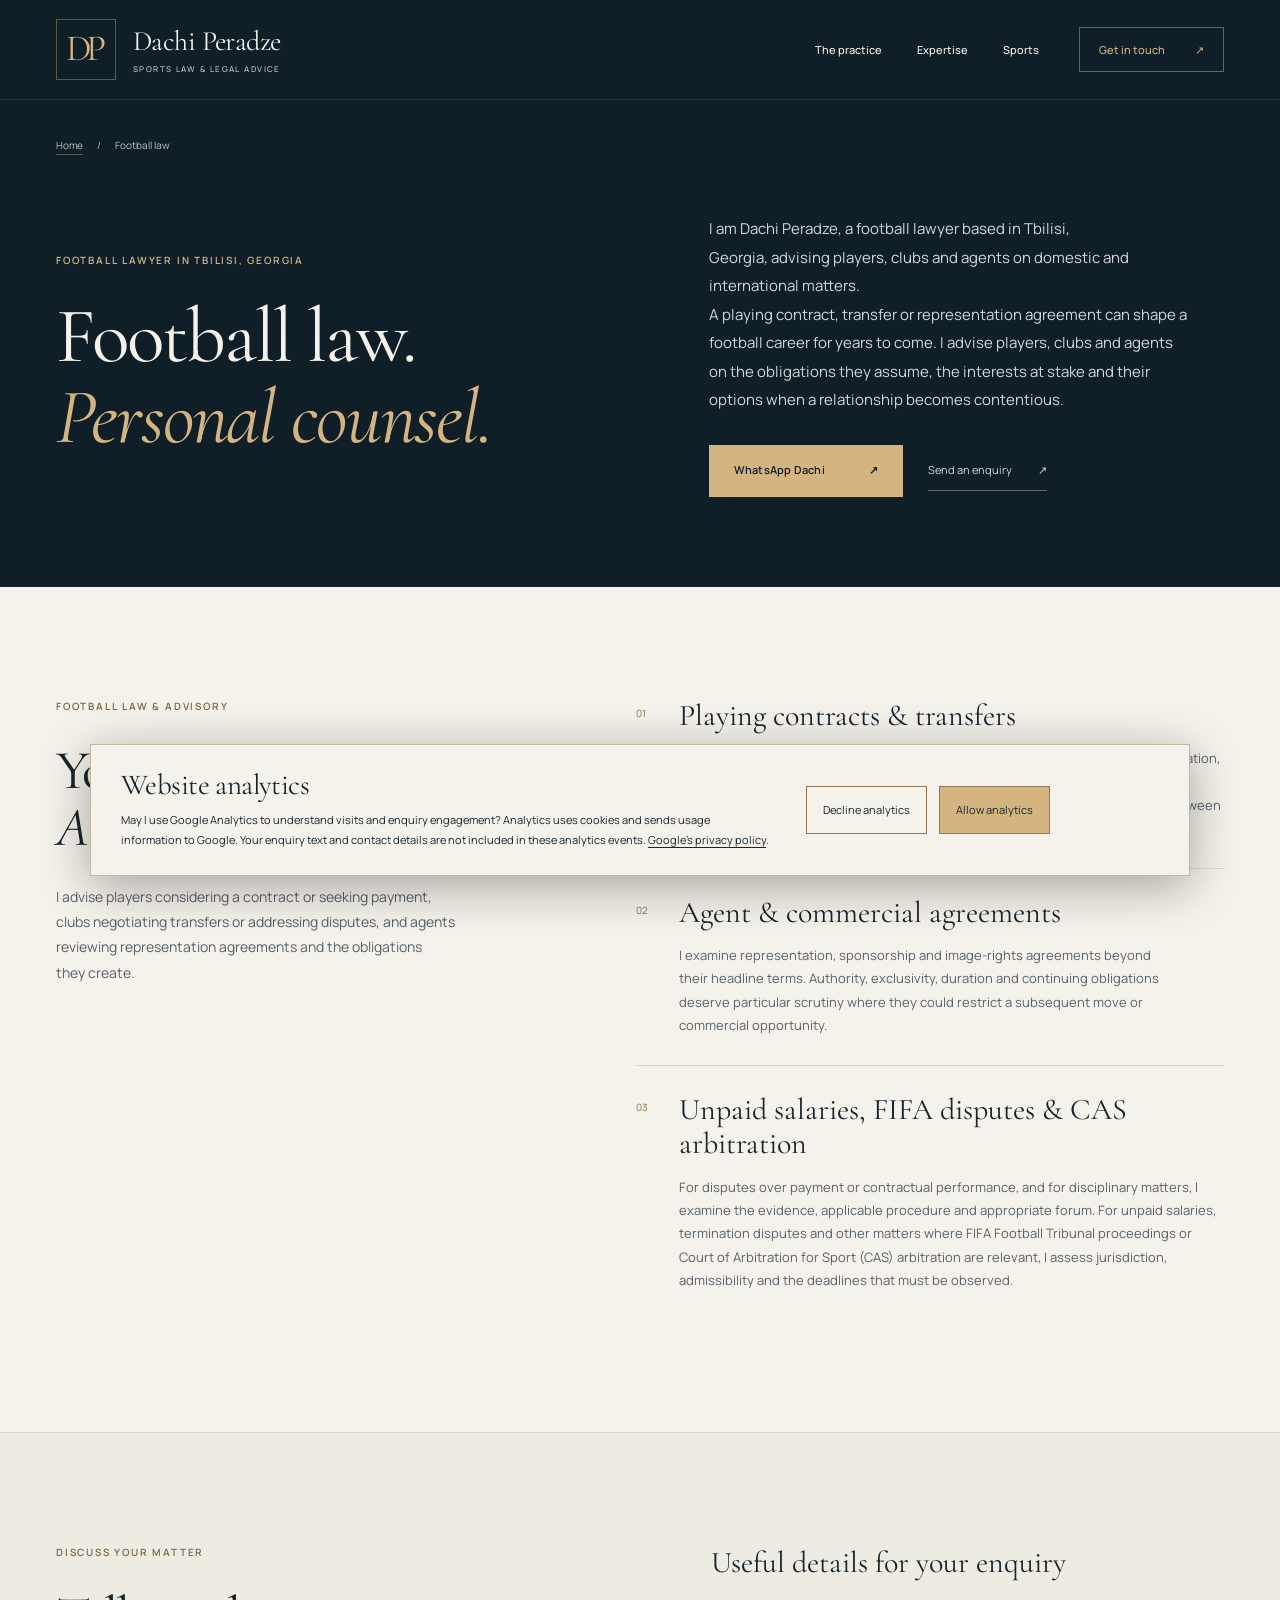
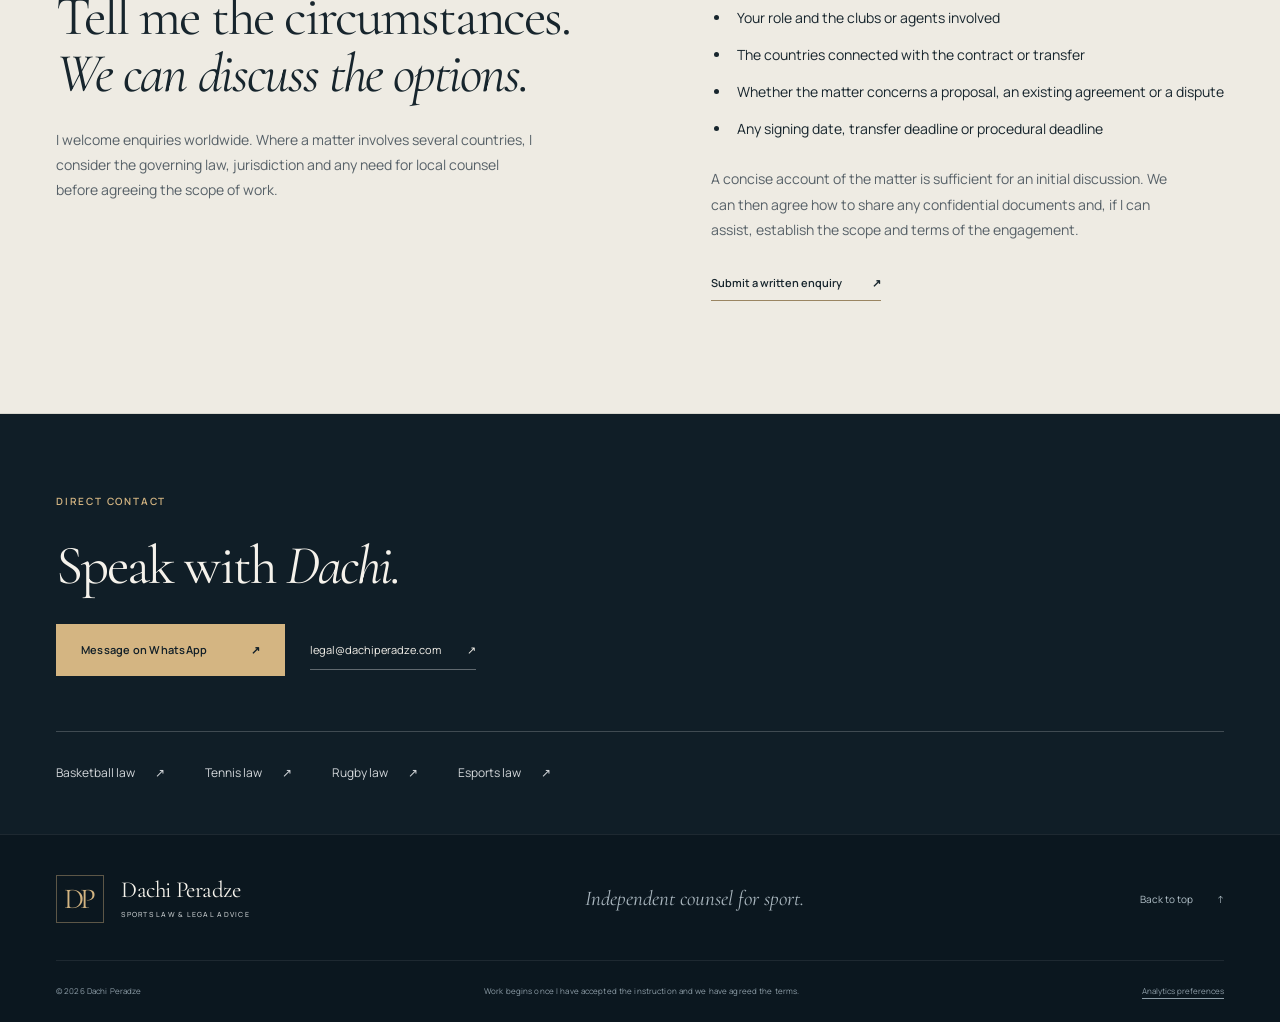
<file: football-law.html>
<!doctype html>
<html lang="en">
<head>
  <meta charset="utf-8">
  <meta name="ga-measurement-id" content="G-ZNSEDP4N0R">
  <meta name="viewport" content="width=device-width, initial-scale=1">
  <meta name="theme-color" content="#101e27">
  <title>Football Lawyer | Contracts, FIFA &amp; CAS | Dachi Peradze</title>
  <meta name="description" content="Football lawyer Dachi Peradze advises players, clubs and agents on contracts, unpaid salaries, transfers and FIFA/CAS disputes. Based in Tbilisi; enquiries worldwide.">
  <link rel="canonical" href="https://dachiperadze.com/football-law.html">
  <meta property="og:type" content="website">
  <meta property="og:title" content="Football Lawyer | Contracts, FIFA &amp; CAS | Dachi Peradze">
  <meta property="og:description" content="Football lawyer Dachi Peradze advises players, clubs and agents on contracts, unpaid salaries, transfers and FIFA/CAS disputes. Based in Tbilisi; enquiries worldwide.">
  <meta property="og:url" content="https://dachiperadze.com/football-law.html">
  <meta property="og:image" content="https://dachiperadze.com/assets/stadium.jpg">
  <meta property="og:image:alt" content="An illuminated athletics stadium at blue hour">
  <meta property="og:site_name" content="Dachi Peradze">
  <meta name="twitter:title" content="Football Lawyer | Contracts, FIFA &amp; CAS | Dachi Peradze">
  <meta name="twitter:description" content="Football lawyer Dachi Peradze advises players, clubs and agents on contracts, unpaid salaries, transfers and FIFA/CAS disputes. Based in Tbilisi; enquiries worldwide.">
  <meta name="twitter:image" content="https://dachiperadze.com/assets/stadium.jpg">
  <meta name="twitter:image:alt" content="An illuminated athletics stadium at blue hour">
  <meta name="twitter:card" content="summary_large_image">
  <link rel="icon" type="image/svg+xml" href="assets/favicon.svg">
  <link rel="preconnect" href="https://fonts.googleapis.com">
  <link rel="preconnect" href="https://fonts.gstatic.com" crossorigin>
  <link href="https://fonts.googleapis.com/css2?family=Cormorant+Garamond:ital,wght@0,400;0,500;0,600;1,400;1,500&family=Manrope:wght@400;500;600;700&display=swap" rel="stylesheet">
  <link rel="stylesheet" href="legal-services.css?v=20261011-analytics">
  <script type="application/ld+json">
{"@context": "https://schema.org", "@graph": [{"@type": "Person", "@id": "https://dachiperadze.com/#dachi", "name": "Dachi Peradze", "url": "https://dachiperadze.com/", "email": "legal@dachiperadze.com", "telephone": "+995597982202", "address": {"@type": "PostalAddress", "addressLocality": "Tbilisi", "addressCountry": "GE"}}, {"@type": "WebPage", "@id": "https://dachiperadze.com/football-law.html#webpage", "url": "https://dachiperadze.com/football-law.html", "name": "Football Lawyer | Contracts, FIFA & CAS | Dachi Peradze", "description": "Football lawyer Dachi Peradze advises players, clubs and agents on contracts, unpaid salaries, transfers and FIFA/CAS disputes. Based in Tbilisi; enquiries worldwide.", "isPartOf": {"@id": "https://dachiperadze.com/#website"}, "inLanguage": "en", "about": {"@id": "https://dachiperadze.com/football-law.html#service"}, "breadcrumb": {"@id": "https://dachiperadze.com/football-law.html#breadcrumbs"}}, {"@type": "Service", "@id": "https://dachiperadze.com/football-law.html#service", "name": "Football law and advisory", "serviceType": "Sports law advice", "provider": {"@id": "https://dachiperadze.com/#dachi"}, "url": "https://dachiperadze.com/football-law.html"}, {"@type": "BreadcrumbList", "@id": "https://dachiperadze.com/football-law.html#breadcrumbs", "itemListElement": [{"@type": "ListItem", "position": 1, "name": "Home", "item": "https://dachiperadze.com/"}, {"@type": "ListItem", "position": 2, "name": "Football law", "item": "https://dachiperadze.com/football-law.html"}]}]}
</script>
</head>
<body class="discipline-page">
<a class="skip-link" href="#main">Skip to content</a>
<header class="site-header">
    <div class="container header-inner">
      <a class="brand" href="/#home" aria-label="Dachi Peradze home">
        <span class="monogram" aria-hidden="true">DP</span>
        <span class="wordmark">Dachi Peradze<span>Sports law &amp; legal advice</span></span>
      </a>
      <button class="menu-toggle" type="button" aria-expanded="false" aria-controls="primary-nav"><span class="menu-label">Menu</span><span class="menu-lines" aria-hidden="true"></span></button>
      <nav id="primary-nav" class="primary-nav" aria-label="Main navigation"><a href="/#practice">The practice</a>
        <a href="/#expertise">Expertise</a>
        <a href="/#sports">Sports</a>
        <a class="nav-contact" href="/#contact">Get in touch <span aria-hidden="true">↗</span></a>
      </nav>
    </div>
  </header>
<main id="main">
  <section class="discipline-hero" aria-labelledby="discipline-title"><div class="container">
    <nav class="breadcrumbs" aria-label="Breadcrumb"><a href="/">Home</a><span aria-hidden="true">/</span><span aria-current="page">Football law</span></nav>
    <div class="discipline-hero-grid"><div><p class="eyebrow">Football lawyer in Tbilisi, Georgia</p><h1 id="discipline-title">Football law.<br><em>Personal counsel.</em></h1></div><div class="discipline-intro"><p>I am Dachi Peradze, a football lawyer based in Tbilisi, Georgia, advising players, clubs and agents on domestic and international matters.</p><p>A playing contract, transfer or representation agreement can shape a football career for years to come. I advise players, clubs and agents on the obligations they assume, the interests at stake and their options when a relationship becomes contentious.</p><div class="discipline-actions"><a class="button button-gold" href="https://wa.me/995597982202">WhatsApp Dachi <span aria-hidden="true">↗</span></a><a class="text-link" href="/#enquiry">Send an enquiry <span aria-hidden="true">↗</span></a></div></div></div>
  </div></section>
  <section class="section discipline-body" aria-labelledby="matters-title"><div class="container discipline-body-grid"><div><p class="eyebrow dark-eyebrow">Football law &amp; advisory</p><h2 id="matters-title">Your career in football.<br><em>A sound legal footing.</em></h2><p class="discipline-audience">I advise players considering a contract or seeking payment, clubs negotiating transfers or addressing disputes, and agents reviewing representation agreements and the obligations they create.</p></div><div class="discipline-matters"><article class="discipline-matter"><span class="item-number">01</span><div><h3>Playing contracts &amp; transfers</h3><p>I review and negotiate employment, renewal and transfer terms, including remuneration, performance incentives, release clauses and termination rights. The assessment considers how these provisions operate together and where responsibility lies between the parties.</p></div></article><article class="discipline-matter"><span class="item-number">02</span><div><h3>Agent &amp; commercial agreements</h3><p>I examine representation, sponsorship and image-rights agreements beyond their headline terms. Authority, exclusivity, duration and continuing obligations deserve particular scrutiny where they could restrict a subsequent move or commercial opportunity.</p></div></article><article class="discipline-matter"><span class="item-number">03</span><div><h3>Unpaid salaries, FIFA disputes &amp; CAS arbitration</h3><p>For disputes over payment or contractual performance, and for disciplinary matters, I examine the evidence, applicable procedure and appropriate forum. For unpaid salaries, termination disputes and other matters where FIFA Football Tribunal proceedings or Court of Arbitration for Sport (CAS) arbitration are relevant, I assess jurisdiction, admissibility and the deadlines that must be observed.</p></div></article></div></div></section>
  <section class="section discipline-enquiry" aria-labelledby="start-title"><div class="container discipline-enquiry-grid"><div><p class="eyebrow dark-eyebrow">Discuss your matter</p><h2 id="start-title">Tell me the circumstances.<br><em>We can discuss the options.</em></h2><p>I welcome enquiries worldwide. Where a matter involves several countries, I consider the governing law, jurisdiction and any need for local counsel before agreeing the scope of work.</p></div><div class="enquiry-checklist"><h3>Useful details for your enquiry</h3><ul><li>Your role and the clubs or agents involved</li><li>The countries connected with the contract or transfer</li><li>Whether the matter concerns a proposal, an existing agreement or a dispute</li><li>Any signing date, transfer deadline or procedural deadline</li></ul><p>A concise account of the matter is sufficient for an initial discussion. We can then agree how to share any confidential documents and, if I can assist, establish the scope and terms of the engagement.</p><a class="inline-link" href="/#enquiry">Submit a written enquiry <span aria-hidden="true">↗</span></a></div></div></section>
  <section class="discipline-contact" aria-labelledby="direct-title"><div class="container"><p class="eyebrow">Direct contact</p><h2 id="direct-title">Speak with <em>Dachi.</em></h2><div class="discipline-actions"><a class="button button-gold" href="https://wa.me/995597982202">Message on WhatsApp <span aria-hidden="true">↗</span></a><a class="text-link" href="mailto:legal@dachiperadze.com">legal@dachiperadze.com <span aria-hidden="true">↗</span></a></div><nav class="related-sports" aria-label="Other sports"><a href="basketball-law.html">Basketball law <span aria-hidden="true">↗</span></a><a href="tennis-law.html">Tennis law <span aria-hidden="true">↗</span></a><a href="rugby-law.html">Rugby law <span aria-hidden="true">↗</span></a><a href="esports-law.html">Esports law <span aria-hidden="true">↗</span></a></nav></div></section>
</main>
<footer class="site-footer"><div class="container footer-top"><a class="brand" href="/" aria-label="Dachi Peradze home"><span class="monogram" aria-hidden="true">DP</span><span class="wordmark">Dachi Peradze<span>Sports law &amp; legal advice</span></span></a><p>Independent counsel for sport.</p><a class="back-top" href="#main">Back to top <span aria-hidden="true">↑</span></a></div><div class="container footer-bottom"><p>© <span id="year">2026</span> Dachi Peradze</p><p>Work begins once I have accepted the instruction and we have agreed the terms.</p><button type="button" class="analytics-preferences" hidden>Analytics preferences</button></div></footer>
<script src="legal-services.js?v=20261011" defer></script>
<script src="analytics.js?v=20261011" defer></script>
</body>
</html>
</file>
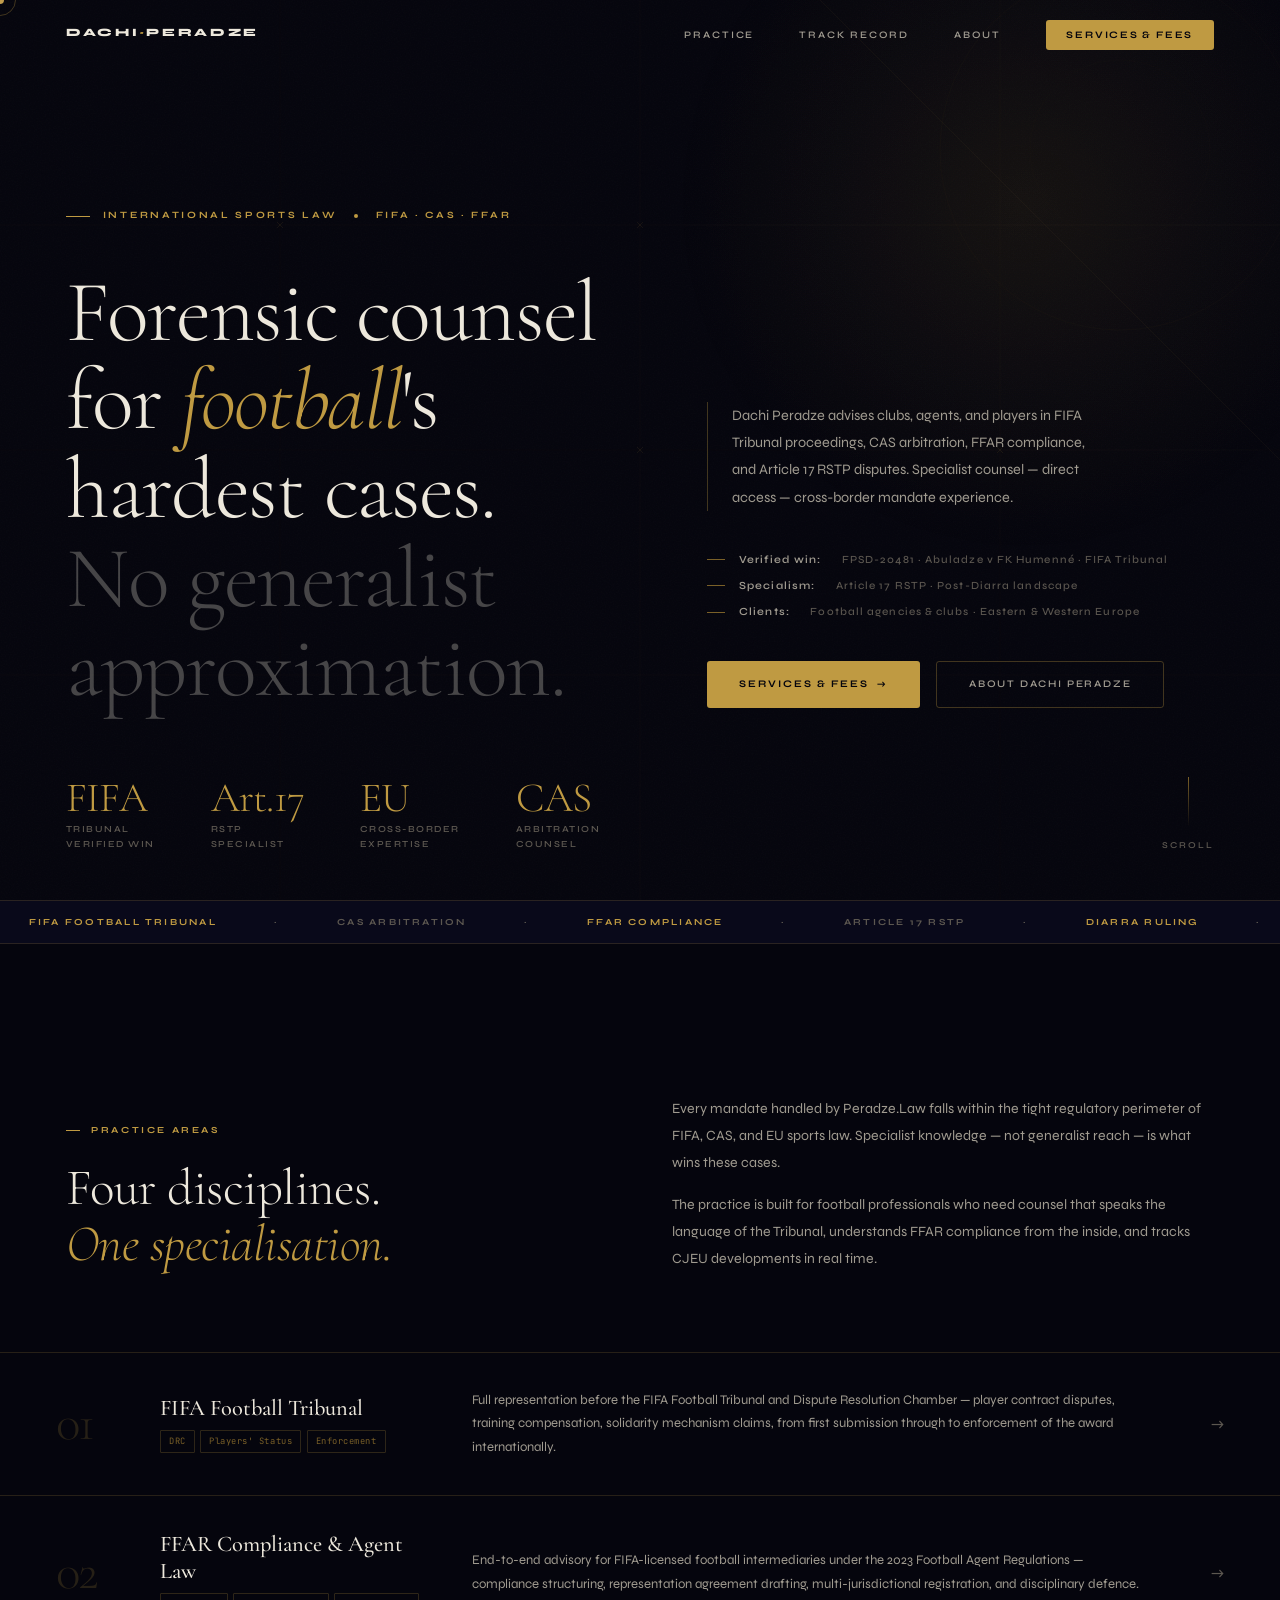
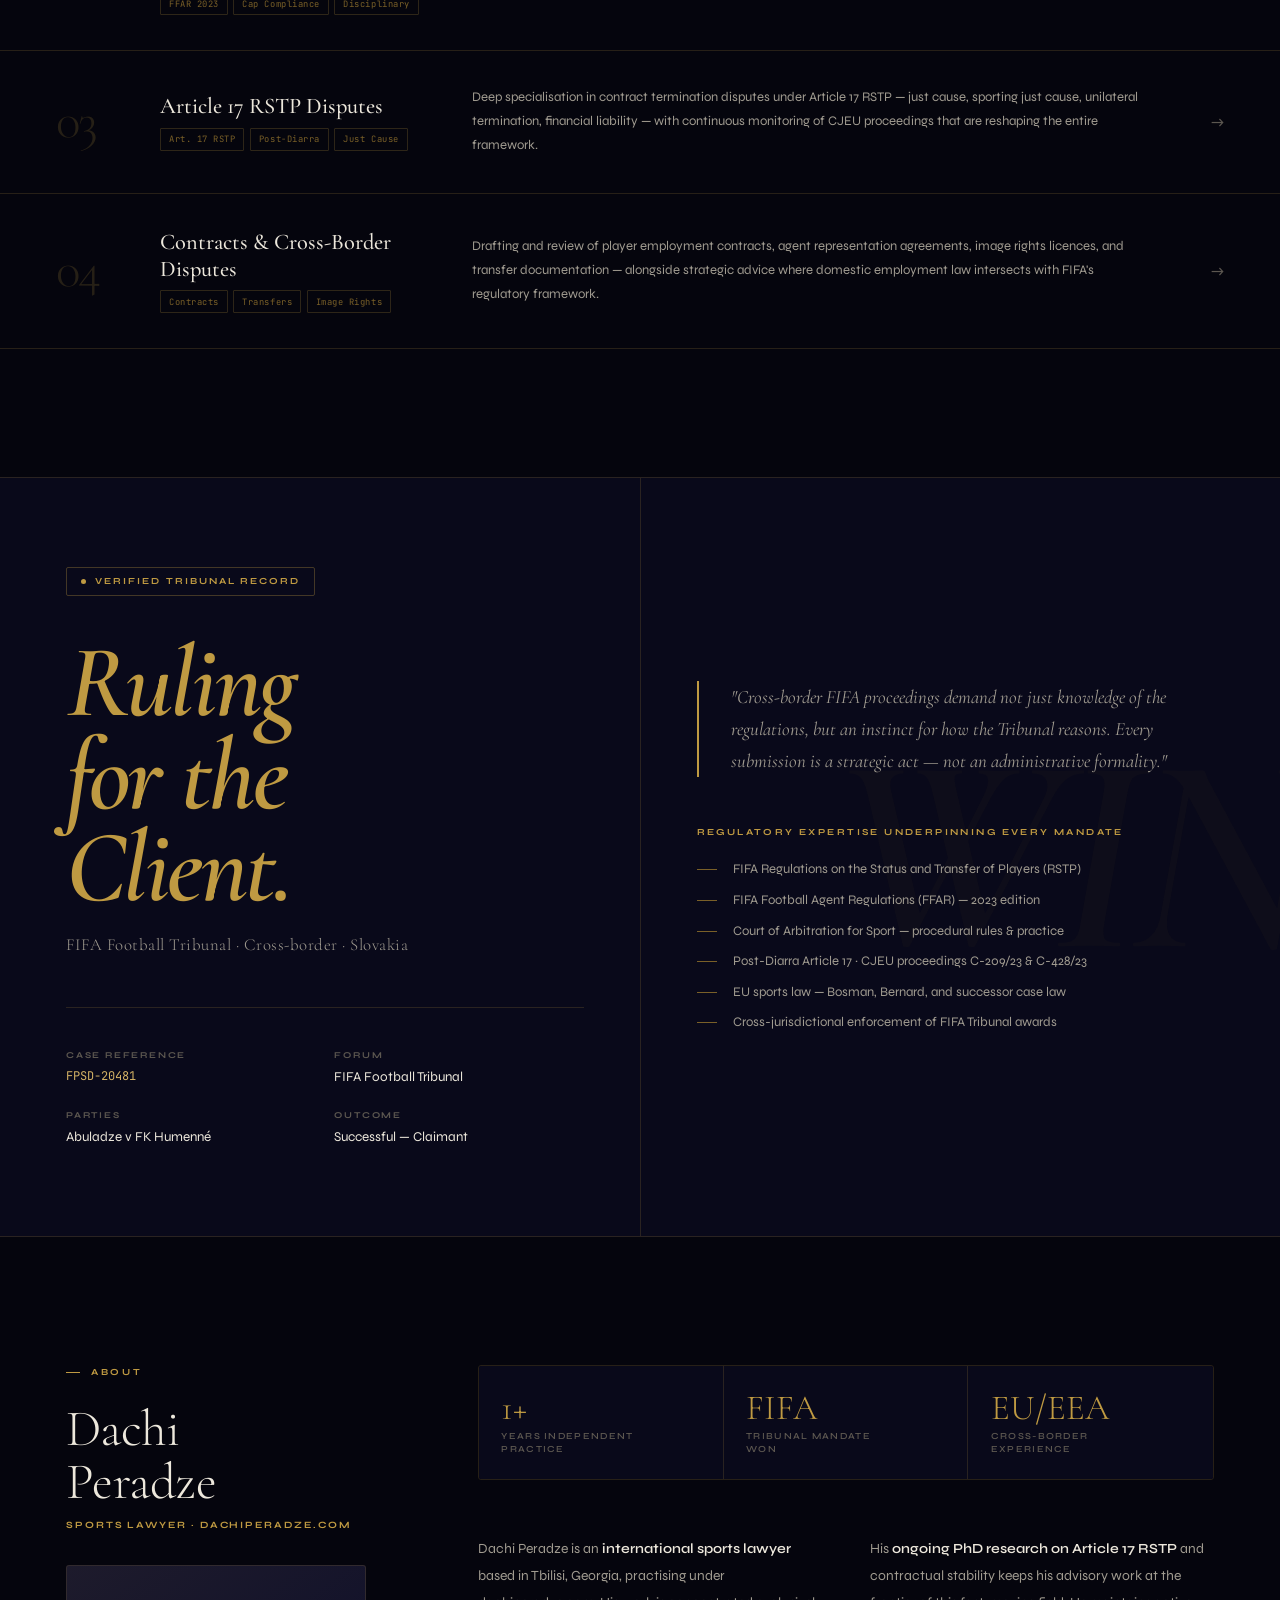
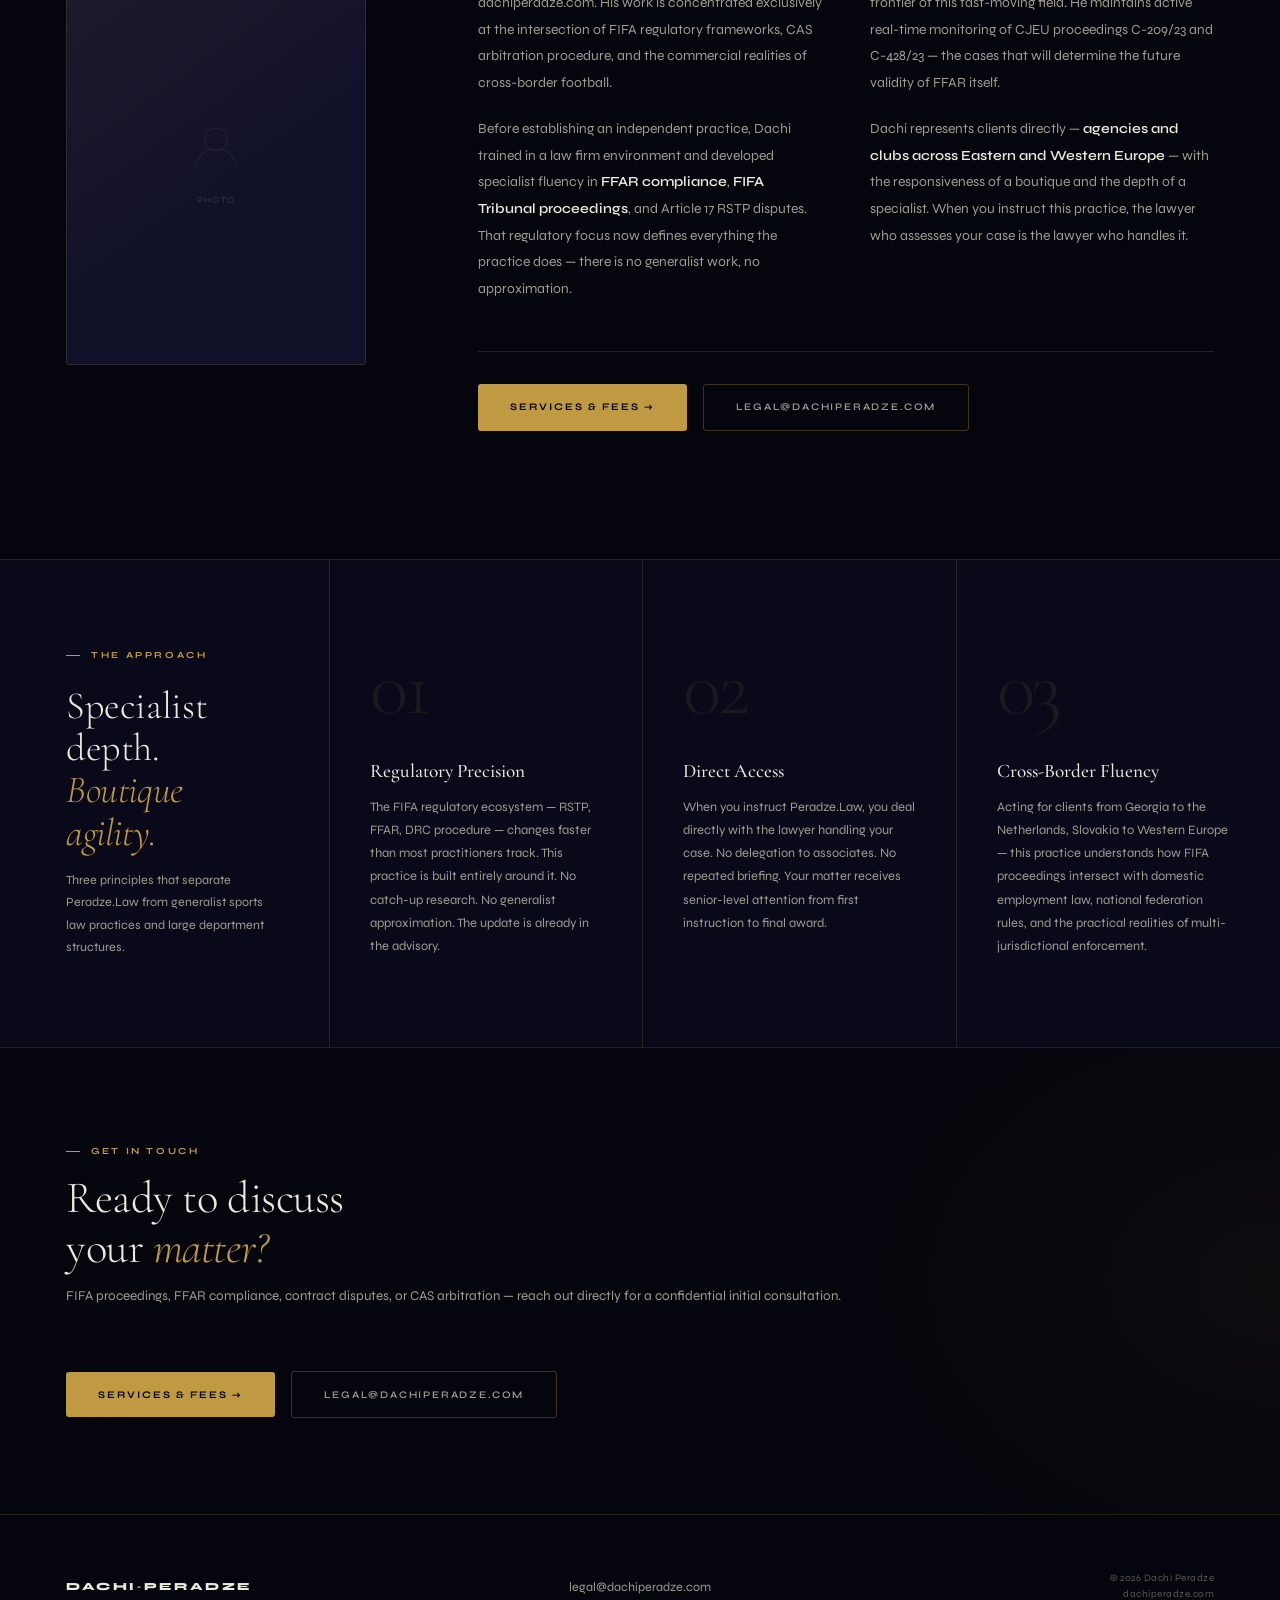
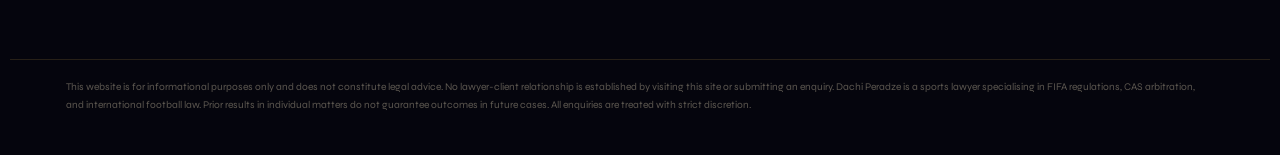
<file: index(1).html>
<!DOCTYPE html>
<html lang="en">
<head>
<meta charset="UTF-8">
<meta name="viewport" content="width=device-width, initial-scale=1.0">
<title>Dachi Peradze | International Sports Lawyer | FIFA · CAS · FFAR</title>
<meta name="description" content="Dachi Peradze is an international sports lawyer specialising in FIFA Football Tribunal proceedings, CAS arbitration, FFAR compliance, and Article 17 RSTP disputes. Representing clubs, agents and players globally from dachiperadze.com.">
<meta name="keywords" content="FIFA Football Tribunal lawyer, CAS arbitration sports law, FFAR compliance counsel, Article 17 RSTP, football agent legal services, international football contract lawyer, sports law Georgia, FIFA disciplinary proceedings, player contract dispute, football law specialist, FIFA Football Agent Regulations, sports arbitration attorney, Dachi Peradze">
<meta property="og:title" content="Dachi Peradze | International Sports Lawyer">
<meta property="og:description" content="Specialist FIFA Tribunal, CAS arbitration and FFAR counsel — dachiperadze.com">
<meta property="og:type" content="website">
<meta property="og:url" content="https://dachiperadze.com">
<link rel="canonical" href="https://dachiperadze.com">
<link rel="preconnect" href="https://fonts.googleapis.com">
<link rel="preconnect" href="https://fonts.gstatic.com" crossorigin>
<link href="https://fonts.googleapis.com/css2?family=Cormorant+Garamond:ital,wght@0,300;0,400;0,500;0,600;1,300;1,400;1,500;1,600&family=Syne:wght@400;500;600;700;800&family=JetBrains+Mono:wght@300;400&display=swap" rel="stylesheet">

<style>
/* ═══════════════════════════════════════════
   DESIGN SYSTEM
═══════════════════════════════════════════ */
*, *::before, *::after { box-sizing: border-box; margin: 0; padding: 0; }

:root {
  /* Palette */
  --void:      #05050D;
  --deep:      #09091A;
  --dark:      #0D0D22;
  --surface:   #11112A;
  --gold:      #BF9A42;
  --gold-hi:   #D4B265;
  --gold-lo:   #7A6028;
  --gold-ghost:rgba(191,154,66,0.08);
  --gold-line: rgba(191,154,66,0.18);
  --gold-line2:rgba(191,154,66,0.32);
  --ivory:     #EDE8DC;
  --stone:     #A09B90;
  --slate:     #5C5750;
  --charcoal:  #2E2C28;

  /* Typography */
  --display: 'Cormorant Garamond', Georgia, serif;
  --ui:      'Syne', system-ui, sans-serif;
  --mono:    'JetBrains Mono', monospace;

  /* Spacing */
  --nav-h:   66px;
  --max:     1260px;
  --pad:     3.5rem;

  /* Radius */
  --r: 3px;

  /* Transitions */
  --ease-out: cubic-bezier(0.16, 1, 0.3, 1);
  --ease-in:  cubic-bezier(0.7, 0, 0.84, 0);
}

html { scroll-behavior: smooth; font-size: 16px; }

body {
  font-family: var(--ui);
  background: var(--void);
  color: var(--ivory);
  line-height: 1.6;
  -webkit-font-smoothing: antialiased;
  -moz-osx-font-smoothing: grayscale;
  overflow-x: hidden;
  cursor: none;
}

/* ── CURSOR ── */
#cur, #cur-r {
  position: fixed;
  border-radius: 50%;
  pointer-events: none;
  z-index: 9000;
  will-change: transform;
  transition: opacity 0.3s;
}
#cur {
  width: 8px; height: 8px;
  background: var(--gold);
  transform: translate(-50%,-50%);
  mix-blend-mode: screen;
}
#cur-r {
  width: 32px; height: 32px;
  border: 1px solid var(--gold-line2);
  transform: translate(-50%,-50%);
  transition: width 0.25s var(--ease-out),
              height 0.25s var(--ease-out),
              border-color 0.2s,
              opacity 0.3s;
}
body.cursor-hover #cur-r {
  width: 48px; height: 48px;
  border-color: var(--gold);
}
body.cursor-hover #cur { opacity: 0.6; }

/* ── PROGRESS BAR ── */
#pg {
  position: fixed; top:0; left:0;
  height: 2px;
  background: linear-gradient(90deg, var(--gold-lo), var(--gold), var(--gold-hi));
  z-index: 8000;
  width: 0%;
  transition: width 0.08s linear;
  transform-origin: left;
}

/* ── GRAIN OVERLAY ── */
body::before {
  content: '';
  position: fixed; inset:0;
  background-image: url("data:image/svg+xml,%3Csvg xmlns='http://www.w3.org/2000/svg' width='300' height='300'%3E%3Cfilter id='g'%3E%3CfeTurbulence type='fractalNoise' baseFrequency='0.75' numOctaves='4' stitchTiles='stitch'/%3E%3C/filter%3E%3Crect width='300' height='300' filter='url(%23g)' opacity='0.04'/%3E%3C/svg%3E");
  pointer-events: none; z-index: 1;
  opacity: 0.6;
}

/* ══ NAV ══ */
nav {
  position: fixed; top:0; left:0; right:0;
  height: var(--nav-h);
  z-index: 500;
  transition: background 0.4s, border-color 0.4s;
  border-bottom: 1px solid transparent;
}
nav.scrolled {
  background: rgba(5,5,13,0.88);
  backdrop-filter: blur(20px) saturate(1.3);
  border-color: var(--gold-line);
}
.nav-in {
  max-width: var(--max);
  margin: 0 auto;
  padding: 0 var(--pad);
  height: 100%;
  display: flex; align-items: center; justify-content: space-between;
}
.nav-logo {
  font-family: var(--ui);
  font-size: 0.7rem;
  font-weight: 800;
  letter-spacing: 0.24em;
  text-transform: uppercase;
  color: var(--ivory);
  text-decoration: none;
  display: flex; align-items: center; gap: 0;
}
.nav-logo-dot { color: var(--gold); }
.nav-menu {
  display: flex; align-items: center;
  gap: 2.8rem; list-style: none;
}
.nav-menu a {
  font-size: 0.62rem; font-weight: 600;
  letter-spacing: 0.2em; text-transform: uppercase;
  color: var(--stone); text-decoration: none;
  transition: color 0.2s; position: relative;
}
.nav-menu a::after {
  content: '';
  position: absolute; bottom: -3px; left: 0; right: 0;
  height: 1px; background: var(--gold);
  transform: scaleX(0); transform-origin: left;
  transition: transform 0.25s var(--ease-out);
}
.nav-menu a:hover { color: var(--ivory); }
.nav-menu a:hover::after { transform: scaleX(1); }
.nav-cta {
  font-size: 0.62rem !important; font-weight: 700 !important;
  letter-spacing: 0.18em !important;
  color: var(--void) !important;
  background: var(--gold);
  padding: 0.55rem 1.3rem;
  border-radius: var(--r);
  transition: background 0.2s !important;
}
.nav-cta::after { display: none !important; }
.nav-cta:hover { background: var(--gold-hi) !important; color: var(--void) !important; }

/* Hamburger */
.nav-burger {
  display: none;
  flex-direction: column; gap: 5px;
  background: none; border: none;
  cursor: none; padding: 4px;
}
.nav-burger span {
  display: block; width: 22px; height: 1px;
  background: var(--stone); transition: 0.3s;
}

/* Mobile drawer */
.nav-drawer {
  display: none;
  position: fixed; top: var(--nav-h); left:0; right:0;
  background: rgba(5,5,13,0.97);
  backdrop-filter: blur(20px);
  border-bottom: 1px solid var(--gold-line);
  padding: 2rem var(--pad);
  flex-direction: column; gap: 1.5rem;
  z-index: 490;
}
.nav-drawer.open { display: flex; }
.nav-drawer a {
  font-size: 0.72rem; font-weight: 600;
  letter-spacing: 0.16em; text-transform: uppercase;
  color: var(--stone); text-decoration: none;
  transition: color 0.2s;
}
.nav-drawer a:hover { color: var(--gold); }
.nav-drawer .d-cta {
  color: var(--void); background: var(--gold);
  padding: 0.7rem 1.4rem; border-radius: var(--r);
  display: inline-block; width: fit-content;
}

/* ══ HERO ══ */
.hero {
  min-height: 100vh;
  display: grid;
  grid-template-rows: 1fr auto;
  position: relative;
  overflow: hidden;
}

/* Geometric background */
.hero-geo {
  position: absolute; inset:0;
  pointer-events: none; z-index: 2;
  overflow: hidden;
}
.hero-geo svg {
  position: absolute;
  width: 100%; height: 100%;
  opacity: 0.6;
}

/* Radial glow */
.hero::after {
  content: '';
  position: absolute;
  top: -20%; right: -10%;
  width: 60vw; height: 60vw;
  background: radial-gradient(ellipse, rgba(191,154,66,0.06) 0%, transparent 65%);
  pointer-events: none; z-index: 1;
}

.hero-main {
  max-width: var(--max);
  margin: 0 auto;
  padding: calc(var(--nav-h) + 6rem) var(--pad) 4rem;
  width: 100%;
  display: grid;
  grid-template-columns: 1.05fr 0.95fr;
  gap: 5rem;
  align-items: end;
  position: relative; z-index: 3;
}

.hero-left {}

.hero-eyebrow {
  display: flex; align-items: center; gap: 0.8rem;
  font-size: 0.6rem; font-weight: 700;
  letter-spacing: 0.28em; text-transform: uppercase;
  color: var(--gold);
  margin-bottom: 2.8rem;
  opacity: 0;
  animation: fadeSlideUp 0.7s var(--ease-out) 0.2s forwards;
}
.hero-eyebrow-line {
  display: block; width: 24px; height: 1px;
  background: var(--gold); flex-shrink: 0;
}
.hero-eyebrow-dot {
  display: block; width: 4px; height: 4px;
  border-radius: 50%; background: var(--gold);
  margin: 0 0.3rem;
}

.hero-h1 {
  font-family: var(--display);
  font-size: clamp(3.4rem, 6.8vw, 6rem);
  font-weight: 300;
  line-height: 1.02;
  color: var(--ivory);
  letter-spacing: -0.015em;
  opacity: 0;
  animation: fadeSlideUp 0.9s var(--ease-out) 0.4s forwards;
}
.hero-h1 em { font-style: italic; color: var(--gold); }
.hero-h1 .hero-h1-dim {
  color: rgba(237,232,220,0.28);
  display: block;
}

.hero-right {
  display: flex; flex-direction: column;
  justify-content: flex-end;
  gap: 2.5rem; padding-bottom: 0.3rem;
  opacity: 0;
  animation: fadeSlideUp 0.9s var(--ease-out) 0.6s forwards;
}

.hero-sub {
  font-size: 0.9rem;
  color: var(--stone);
  line-height: 1.9; font-weight: 400;
  max-width: 400px;
  padding-left: 1.5rem;
  border-left: 1px solid var(--gold-line2);
}

.hero-credentials {
  display: flex; flex-direction: column; gap: 0.55rem;
}
.hero-cred-item {
  display: flex; align-items: center; gap: 0.9rem;
  font-size: 0.68rem; font-weight: 500;
  letter-spacing: 0.1em; color: var(--slate);
}
.hero-cred-item::before {
  content: ''; display: block;
  width: 18px; height: 1px;
  background: var(--gold-lo); flex-shrink: 0;
}
.hero-cred-item strong { color: var(--stone); font-weight: 600; }

.hero-btns {
  display: flex; gap: 1rem; flex-wrap: wrap;
}
.btn-gold {
  font-family: var(--ui);
  font-size: 0.63rem; font-weight: 700;
  letter-spacing: 0.2em; text-transform: uppercase;
  color: var(--void); background: var(--gold);
  padding: 0.9rem 2rem;
  border-radius: var(--r); border: none;
  text-decoration: none; display: inline-flex;
  align-items: center; gap: 0.5rem;
  cursor: none;
  transition: background 0.2s, transform 0.15s;
}
.btn-gold:hover { background: var(--gold-hi); transform: translateY(-2px); }
.btn-ghost {
  font-family: var(--ui);
  font-size: 0.63rem; font-weight: 600;
  letter-spacing: 0.18em; text-transform: uppercase;
  color: var(--stone); background: transparent;
  padding: 0.9rem 2rem;
  border-radius: var(--r);
  border: 1px solid var(--gold-line2);
  text-decoration: none; display: inline-flex;
  align-items: center; gap: 0.5rem; cursor: none;
  transition: border-color 0.2s, color 0.2s;
}
.btn-ghost:hover { border-color: var(--gold-lo); color: var(--gold); }

/* Hero footer row */
.hero-foot {
  max-width: var(--max);
  margin: 0 auto;
  padding: 0 var(--pad) 3rem;
  width: 100%;
  display: flex; justify-content: space-between; align-items: flex-end;
  position: relative; z-index: 3;
  opacity: 0;
  animation: fadeSlideUp 0.9s var(--ease-out) 0.85s forwards;
}
.hero-stats { display: flex; gap: 3.5rem; }
.hero-stat {}
.h-stat-n {
  font-family: var(--display);
  font-size: 2.6rem; font-weight: 300;
  color: var(--gold); line-height: 1;
  letter-spacing: -0.02em; display: block;
}
.h-stat-l {
  font-size: 0.58rem; font-weight: 600;
  letter-spacing: 0.16em; text-transform: uppercase;
  color: var(--slate); display: block; margin-top: 0.2rem;
}
.hero-scroll {
  display: flex; flex-direction: column;
  align-items: center; gap: 0.7rem;
  color: var(--slate); font-size: 0.56rem;
  font-weight: 600; letter-spacing: 0.22em; text-transform: uppercase;
}
.hero-scroll-line {
  width: 1px; height: 50px;
  background: linear-gradient(to bottom, var(--gold-lo), transparent);
  animation: scrollPulse 2s ease-in-out infinite;
}

/* ── TICKER ── */
.ticker {
  border-top: 1px solid var(--gold-line);
  border-bottom: 1px solid var(--gold-line);
  background: var(--deep);
  overflow: hidden; padding: 0.85rem 0;
  position: relative; z-index: 4;
}
.ticker-track {
  display: flex; white-space: nowrap;
  animation: roll 35s linear infinite;
}
.ticker-track:hover { animation-play-state: paused; }
.t-item {
  font-size: 0.58rem; font-weight: 700;
  letter-spacing: 0.24em; text-transform: uppercase;
  color: var(--slate); padding: 0 1.8rem; flex-shrink: 0;
}
.t-item.hi { color: var(--gold); }

/* ══ SHARED LAYOUT ══ */
.container {
  max-width: var(--max);
  margin: 0 auto;
  padding: 0 var(--pad);
}
.section { position: relative; }

.s-label {
  display: flex; align-items: center; gap: 0.7rem;
  font-size: 0.58rem; font-weight: 700;
  letter-spacing: 0.28em; text-transform: uppercase;
  color: var(--gold); margin-bottom: 1.4rem;
}
.s-label::before {
  content: ''; display: block;
  width: 14px; height: 1px;
  background: var(--gold); flex-shrink: 0;
}

.s-title {
  font-family: var(--display);
  font-size: clamp(2.2rem, 4vw, 3.5rem);
  font-weight: 300; color: var(--ivory);
  line-height: 1.1; letter-spacing: -0.01em;
}
.s-title em { font-style: italic; color: var(--gold); }

/* ══ PRACTICE SECTION ══ */
.practice {
  padding: 8rem 0 0;
}
.practice-head {
  display: grid;
  grid-template-columns: 1fr 1fr;
  gap: 4rem; align-items: end;
  margin-bottom: 5rem;
}
.practice-intro {
  padding-top: 1.5rem;
}
.practice-intro p {
  font-size: 0.88rem; color: var(--stone);
  line-height: 1.9; font-weight: 400;
}
.practice-intro p + p { margin-top: 1rem; }

/* Service table */
.s-table { border-top: 1px solid var(--gold-line); }

.s-row {
  border-bottom: 1px solid var(--gold-line);
  position: relative; overflow: hidden;
  cursor: none;
}
.s-row-in {
  display: grid;
  grid-template-columns: 72px 280px 1fr 52px;
  align-items: center;
  gap: 2rem; padding: 2.2rem var(--pad);
  transition: background 0.35s;
}
.s-row:hover .s-row-in { background: var(--gold-ghost); }

/* Gold bar on hover */
.s-row::before {
  content: '';
  position: absolute; top:0; left:0; bottom:0;
  width: 0;
  background: var(--gold);
  transition: width 0.4s var(--ease-out);
}
.s-row:hover::before { width: 2px; }

.s-n {
  font-family: var(--display);
  font-size: 3.2rem; font-weight: 300;
  color: rgba(191,154,66,0.18); line-height: 1;
  letter-spacing: -0.03em;
  transition: color 0.3s;
}
.s-row:hover .s-n { color: rgba(191,154,66,0.4); }

.s-name-col {}
.s-name {
  font-family: var(--display);
  font-size: 1.4rem; font-weight: 500;
  color: var(--ivory); line-height: 1.2;
  margin-bottom: 0.5rem;
  transition: color 0.2s;
}
.s-row:hover .s-name { color: var(--gold-hi); }
.s-chips { display: flex; flex-wrap: wrap; gap: 0.35rem; }
.chip {
  font-family: var(--mono);
  font-size: 0.55rem; font-weight: 400;
  letter-spacing: 0.06em;
  color: var(--gold-lo);
  border: 1px solid rgba(191,154,66,0.22);
  padding: 0.2rem 0.5rem; border-radius: 1px;
}

.s-desc {
  font-size: 0.82rem; color: var(--stone);
  line-height: 1.8; font-weight: 400;
}

.s-arrow {
  font-size: 1rem; color: var(--slate);
  text-align: right;
  transition: transform 0.3s var(--ease-out), color 0.2s;
}
.s-row:hover .s-arrow { transform: translateX(6px); color: var(--gold); }

/* ══ RECORD ══ */
.record {
  margin-top: 8rem;
  background: var(--deep);
  border-top: 1px solid var(--gold-line);
  border-bottom: 1px solid var(--gold-line);
  position: relative; overflow: hidden;
}
/* large watermark */
.record-wm {
  position: absolute;
  right: -2%;
  top: 50%;
  transform: translateY(-50%);
  font-family: var(--display);
  font-size: 22vw; font-weight: 600; font-style: italic;
  color: rgba(191,154,66,0.025);
  pointer-events: none; user-select: none; line-height: 1;
  letter-spacing: -0.04em;
}
.record-in {
  display: grid;
  grid-template-columns: 1fr 1px 1fr;
  min-height: 560px;
  max-width: var(--max);
  margin: 0 auto;
  position: relative; z-index: 2;
}
.record-sep { background: var(--gold-line); }
.record-left {
  padding: 5.5rem var(--pad) 5.5rem;
  display: flex; flex-direction: column; justify-content: space-between;
}
.record-badge {
  display: inline-flex; align-items: center; gap: 0.6rem;
  font-size: 0.58rem; font-weight: 700;
  letter-spacing: 0.22em; text-transform: uppercase;
  color: var(--gold);
  border: 1px solid var(--gold-line2);
  padding: 0.4rem 0.85rem; border-radius: 2px;
  margin-bottom: 2.5rem; width: fit-content;
}
.record-badge-dot {
  width: 5px; height: 5px; border-radius: 50%;
  background: var(--gold); flex-shrink: 0;
  animation: pulse 2s ease-in-out infinite;
}
.record-verdict {
  font-family: var(--display);
  font-size: clamp(4.5rem, 8vw, 7.5rem);
  font-weight: 600; font-style: italic;
  color: var(--gold); line-height: 0.9;
  letter-spacing: -0.03em; display: block;
}
.record-ruling {
  font-family: var(--display);
  font-size: 1.05rem; font-weight: 300;
  color: var(--stone); margin-top: 1.2rem;
  letter-spacing: 0.03em;
}
.record-meta {
  margin-top: 3rem;
  display: grid; grid-template-columns: 1fr 1fr;
  gap: 1.2rem;
  padding-top: 2.5rem;
  border-top: 1px solid var(--gold-line);
}
.rm-l {
  font-size: 0.56rem; font-weight: 700;
  letter-spacing: 0.2em; text-transform: uppercase;
  color: var(--slate); margin-bottom: 0.3rem;
}
.rm-v {
  font-size: 0.84rem; font-weight: 400; color: var(--ivory);
}
.rm-v.mono {
  font-family: var(--mono); font-size: 0.75rem;
  color: var(--gold-hi);
}

.record-right {
  padding: 5.5rem 5.5rem 5.5rem var(--pad);
  display: flex; flex-direction: column;
  justify-content: center; gap: 3rem;
}
blockquote.verdict-q {
  font-family: var(--display);
  font-size: 1.18rem; font-style: italic;
  color: var(--stone); line-height: 1.7;
  border-left: 2px solid var(--gold);
  padding-left: 2rem;
}
.expertise-block {}
.exp-title {
  font-size: 0.58rem; font-weight: 700;
  letter-spacing: 0.26em; text-transform: uppercase;
  color: var(--gold); margin-bottom: 1.2rem;
}
.exp-list { display: flex; flex-direction: column; gap: 0.6rem; }
.exp-item {
  display: flex; align-items: center; gap: 1rem;
  font-size: 0.82rem; color: var(--stone); font-weight: 400;
}
.exp-item::before {
  content: '';
  display: block; width: 20px; height: 1px;
  background: var(--gold-lo); flex-shrink: 0;
}

/* ══ ABOUT ══ */
.about { padding: 8rem 0; }
.about-grid {
  display: grid;
  grid-template-columns: 300px 1fr;
  gap: 7rem; align-items: start;
}
.about-l {}
.about-name {
  font-family: var(--display);
  font-size: clamp(2.5rem, 4vw, 3.8rem);
  font-weight: 300; color: var(--ivory);
  line-height: 1.05; letter-spacing: -0.01em;
  margin-bottom: 0.5rem;
}
.about-role {
  font-size: 0.6rem; font-weight: 700;
  letter-spacing: 0.2em; text-transform: uppercase;
  color: var(--gold); margin-bottom: 2rem; display: block;
}
.about-img {
  width: 100%; aspect-ratio: 3/4;
  background: var(--surface);
  border: 1px solid var(--gold-line);
  border-radius: var(--r);
  display: flex; align-items: center; justify-content: center;
  position: relative; overflow: hidden;
}
.about-img::before {
  content: '';
  position: absolute; inset:0;
  background: linear-gradient(145deg, rgba(191,154,66,0.07) 0%, transparent 55%);
}
.about-img-ico {
  text-align: center; color: var(--slate);
  position: relative; z-index: 1;
}
.about-img-ico svg { width: 56px; height: 56px; opacity: 0.2; display: block; margin: 0 auto 0.6rem; }
.about-img-ico span { font-size: 0.58rem; letter-spacing: 0.14em; text-transform: uppercase; opacity: 0.5; }

.about-r {}
.about-nums {
  display: grid; grid-template-columns: repeat(3,1fr);
  gap: 0; margin-bottom: 3.5rem;
  border: 1px solid var(--gold-line);
  border-radius: var(--r); overflow: hidden;
}
.a-num {
  padding: 1.5rem 1.4rem; background: var(--deep);
  border-right: 1px solid var(--gold-line);
}
.a-num:last-child { border-right: none; }
.a-num-n {
  font-family: var(--display);
  font-size: 2.2rem; font-weight: 300;
  color: var(--gold); line-height: 1; display: block;
}
.a-num-l {
  font-size: 0.58rem; font-weight: 600;
  letter-spacing: 0.14em; text-transform: uppercase;
  color: var(--slate); display: block; margin-top: 0.3rem; line-height: 1.35;
}
.about-bio {
  columns: 2; column-gap: 3rem; margin-bottom: 3rem;
}
.about-bio p {
  font-size: 0.87rem; color: var(--stone);
  line-height: 1.92; font-weight: 400;
  margin-bottom: 1.2rem; break-inside: avoid;
}
.about-bio strong { color: var(--ivory); font-weight: 600; }
.about-bio p:last-child { margin-bottom: 0; }
.about-actions {
  display: flex; gap: 1rem; flex-wrap: wrap;
  padding-top: 2rem;
  border-top: 1px solid var(--gold-line);
}

/* ══ METHODOLOGY ══ */
.method {
  background: var(--deep);
  border-top: 1px solid var(--gold-line);
}
.method-in {
  display: grid;
  grid-template-columns: 320px 1fr;
  max-width: var(--max);
  margin: 0 auto;
}
.method-l {
  padding: 5.5rem var(--pad) 5.5rem;
  border-right: 1px solid var(--gold-line);
  display: flex; flex-direction: column; justify-content: space-between;
}
.method-title {
  font-family: var(--display);
  font-size: 2.4rem; font-weight: 300;
  color: var(--ivory); line-height: 1.1;
  letter-spacing: -0.01em;
}
.method-title em { font-style: italic; color: var(--gold); }
.method-tagline {
  font-size: 0.78rem; color: var(--stone);
  line-height: 1.8; max-width: 260px;
}
.method-r {
  display: grid; grid-template-columns: 1fr 1fr 1fr;
}
.method-item {
  padding: 5.5rem 2.5rem;
  border-right: 1px solid var(--gold-line);
  position: relative;
}
.method-item:last-child { border-right: none; }
.method-n {
  font-family: var(--display);
  font-size: 5rem; font-weight: 300;
  color: rgba(191,154,66,0.1); line-height: 1;
  letter-spacing: -0.04em; margin-bottom: 2rem;
}
.method-h {
  font-family: var(--display);
  font-size: 1.2rem; font-weight: 500;
  color: var(--ivory); margin-bottom: 0.8rem; line-height: 1.2;
}
.method-p {
  font-size: 0.8rem; color: var(--stone);
  line-height: 1.82; font-weight: 400;
}

/* ══ CTA STRIP ══ */
.cta-strip {
  padding: 6rem 0;
  border-top: 1px solid var(--gold-line);
  position: relative; overflow: hidden;
}
.cta-strip::before {
  content: '';
  position: absolute; inset:0;
  background: radial-gradient(ellipse 50% 100% at 100% 50%, rgba(191,154,66,0.05) 0%, transparent 70%);
  pointer-events: none;
}
.cta-inner {
  display: flex; align-items: center;
  justify-content: space-between; gap: 4rem; flex-wrap: wrap;
  position: relative; z-index: 2;
}
.cta-copy {}
.cta-h {
  font-family: var(--display);
  font-size: clamp(2rem, 3.5vw, 3rem);
  font-weight: 300; color: var(--ivory);
  line-height: 1.1; letter-spacing: -0.01em;
  max-width: 500px;
}
.cta-h em { font-style: italic; color: var(--gold); }
.cta-sub {
  font-size: 0.84rem; color: var(--stone);
  margin-top: 0.8rem; font-weight: 400;
}
.cta-btns { display: flex; gap: 1rem; flex-wrap: wrap; align-items: center; }

/* ══ FOOTER ══ */
footer {
  background: var(--void);
  border-top: 1px solid var(--gold-line);
}
.footer-top {
  max-width: var(--max); margin: 0 auto;
  padding: 3.5rem var(--pad);
  display: grid;
  grid-template-columns: 1fr auto 1fr;
  align-items: center; gap: 2rem;
}
.footer-logo {
  font-family: var(--ui); font-size: 0.68rem;
  font-weight: 800; letter-spacing: 0.24em;
  text-transform: uppercase; color: var(--ivory);
  text-decoration: none;
}
.footer-logo em { font-style: normal; color: var(--gold); }
.footer-contact {
  font-size: 0.78rem; color: var(--stone);
  text-decoration: none; text-align: center;
  transition: color 0.2s;
}
.footer-contact:hover { color: var(--gold); }
.footer-r {
  text-align: right; font-size: 0.62rem;
  color: var(--slate); letter-spacing: 0.05em;
}
.footer-disc {
  max-width: var(--max); margin: 0 auto;
  padding: 1.2rem var(--pad) 2.5rem;
  border-top: 1px solid var(--gold-line);
  font-size: 0.64rem; color: var(--slate);
  line-height: 1.75;
}

/* ══ ANIMATIONS ══ */
@keyframes fadeSlideUp {
  from { opacity: 0; transform: translateY(24px); }
  to   { opacity: 1; transform: translateY(0); }
}
@keyframes roll {
  from { transform: translateX(0); }
  to   { transform: translateX(-50%); }
}
@keyframes scrollPulse {
  0%, 100% { opacity: 0.3; transform: scaleY(0.8); transform-origin: top; }
  50%       { opacity: 1;   transform: scaleY(1); }
}
@keyframes pulse {
  0%, 100% { opacity: 1; transform: scale(1); }
  50%       { opacity: 0.5; transform: scale(0.8); }
}

/* Scroll reveal */
.reveal {
  opacity: 0;
  transform: translateY(28px);
  transition: opacity 0.75s var(--ease-out), transform 0.75s var(--ease-out);
}
.reveal.visible { opacity: 1; transform: translateY(0); }
.reveal-d1 { transition-delay: 0.1s; }
.reveal-d2 { transition-delay: 0.2s; }
.reveal-d3 { transition-delay: 0.3s; }
.reveal-d4 { transition-delay: 0.4s; }

/* ══ RESPONSIVE ══ */
@media (max-width: 1024px) {
  :root { --pad: 2.5rem; }
  .hero-main { grid-template-columns: 1fr; gap: 3rem; }
  .hero-h1 { font-size: clamp(3rem, 7vw, 5rem); }
  .hero-right { padding-bottom: 0; }
  .practice-head { grid-template-columns: 1fr; gap: 2rem; }
  .s-row-in { grid-template-columns: 56px 220px 1fr 40px; padding: 2rem var(--pad); }
  .record-in { grid-template-columns: 1fr; }
  .record-sep { display: none; }
  .record-left { padding: 4rem var(--pad) 3rem; }
  .record-right { padding: 2rem var(--pad) 4rem; }
  .about-grid { grid-template-columns: 1fr; gap: 3rem; }
  .about-bio { columns: 1; }
  .about-nums { grid-template-columns: repeat(3,1fr); }
  .method-in { grid-template-columns: 1fr; }
  .method-l { border-right: none; border-bottom: 1px solid var(--gold-line); padding: 4rem var(--pad); }
  .method-r { grid-template-columns: 1fr 1fr; }
  .method-item:nth-child(2) { border-right: none; }
  .footer-top { grid-template-columns: 1fr; text-align: center; gap: 1rem; }
  .footer-r { text-align: center; }
}
@media (max-width: 768px) {
  :root { --pad: 1.5rem; }
  .nav-menu { display: none; }
  .nav-burger { display: flex; }
  .hero-foot { flex-direction: column; align-items: flex-start; gap: 2rem; }
  .hero-stats { gap: 2rem; }
  .hero-scroll { display: none; }
  .s-row-in { grid-template-columns: 42px 1fr 32px; }
  .s-desc { display: none; }
  .record-meta { grid-template-columns: 1fr; }
  .method-r { grid-template-columns: 1fr; }
  .method-item { border-right: none; border-bottom: 1px solid var(--gold-line); padding: 3rem var(--pad); }
  .method-item:last-child { border-bottom: none; }
  .cta-inner { flex-direction: column; align-items: flex-start; }
  .about-nums { grid-template-columns: 1fr; }
  .a-num { border-right: none; border-bottom: 1px solid var(--gold-line); }
  .a-num:last-child { border-bottom: none; }
  body { cursor: auto; }
  #cur, #cur-r { display: none; }
  a, button { cursor: pointer !important; }
}

/* Accessibility: respect users who prefer less motion */
@media (prefers-reduced-motion: reduce) {
  html { scroll-behavior: auto; }
  *, *::before, *::after {
    animation-duration: 0.001ms !important;
    animation-iteration-count: 1 !important;
    transition-duration: 0.001ms !important;
  }
  .ticker-track { animation: none !important; }
}

</style>
</head>
<body>

<div id="cur"></div>
<div id="cur-r"></div>
<div id="pg"></div>

<!-- ══════════ NAV ══════════ -->
<nav id="nav">
  <div class="nav-in">
    <a class="nav-logo" href="index.html">DACHI<em class="nav-logo-dot">·</em>PERADZE</a>
    <ul class="nav-menu">
      <li><a href="#practice">Practice</a></li>
      <li><a href="#record">Track Record</a></li>
      <li><a href="#about">About</a></li>
      <li><a href="pricing.html" class="nav-cta">Services &amp; Fees</a></li>
    </ul>
    <button class="nav-burger" id="burger" aria-label="Menu" aria-controls="drawer" aria-expanded="false" type="button">
      <span></span><span></span><span></span>
    </button>
  </div>
</nav>
<div class="nav-drawer" id="drawer">
  <a href="#practice" class="d-link">Practice Areas</a>
  <a href="#record" class="d-link">Track Record</a>
  <a href="#about" class="d-link">About</a>
  <a href="pricing.html" class="d-cta">Services &amp; Fees →</a>
</div>

<!-- ══════════ HERO ══════════ -->
<div class="hero">

  <!-- Geometric SVG grid -->
  <div class="hero-geo">
    <svg viewBox="0 0 1440 900" fill="none" preserveAspectRatio="xMidYMid slice">
      <!-- Horizontal lines -->
      <line x1="0" y1="225" x2="1440" y2="225" stroke="#BF9A42" stroke-width="0.5" stroke-opacity="0.12"/>
      <line x1="0" y1="450" x2="1440" y2="450" stroke="#BF9A42" stroke-width="0.5" stroke-opacity="0.08"/>
      <line x1="0" y1="675" x2="1440" y2="675" stroke="#BF9A42" stroke-width="0.5" stroke-opacity="0.12"/>
      <!-- Vertical lines -->
      <line x1="360" y1="0" x2="360" y2="900" stroke="#BF9A42" stroke-width="0.5" stroke-opacity="0.08"/>
      <line x1="720" y1="0" x2="720" y2="900" stroke="#BF9A42" stroke-width="0.5" stroke-opacity="0.12"/>
      <line x1="1080" y1="0" x2="1080" y2="900" stroke="#BF9A42" stroke-width="0.5" stroke-opacity="0.08"/>
      <!-- Diagonal accent -->
      <line x1="900" y1="0" x2="1440" y2="540" stroke="#BF9A42" stroke-width="0.8" stroke-opacity="0.1"/>
      <!-- Arc / circle element -->
      <circle cx="1200" cy="150" r="180" stroke="#BF9A42" stroke-width="0.6" stroke-opacity="0.07" fill="none"/>
      <circle cx="1200" cy="150" r="90" stroke="#BF9A42" stroke-width="0.4" stroke-opacity="0.05" fill="none"/>
      <!-- Small cross marks -->
      <g stroke="#BF9A42" stroke-width="0.6" stroke-opacity="0.25">
        <line x1="357" y1="222" x2="363" y2="228"/><line x1="363" y1="222" x2="357" y2="228"/>
        <line x1="717" y1="447" x2="723" y2="453"/><line x1="723" y1="447" x2="717" y2="453"/>
        <line x1="717" y1="222" x2="723" y2="228"/><line x1="723" y1="222" x2="717" y2="228"/>
        <line x1="1077" y1="447" x2="1083" y2="453"/><line x1="1083" y1="447" x2="1077" y2="453"/>
      </g>
    </svg>
  </div>

  <div class="hero-main">
    <div class="hero-left">
      <div class="hero-eyebrow">
        <span class="hero-eyebrow-line"></span>
        International Sports Law
        <span class="hero-eyebrow-dot"></span>
        FIFA · CAS · FFAR
      </div>
      <h1 class="hero-h1">
        Forensic counsel<br>
        for <em>football</em>'s<br>
        hardest cases.<br>
        <span class="hero-h1-dim">No generalist<br>approximation.</span>
      </h1>
    </div>
    <div class="hero-right">
      <p class="hero-sub">Dachi Peradze advises clubs, agents, and players in FIFA Tribunal proceedings, CAS arbitration, FFAR compliance, and Article 17 RSTP disputes. Specialist counsel — direct access — cross-border mandate experience.</p>
      <div class="hero-credentials">
        <div class="hero-cred-item">
          <strong>Verified win:</strong>&nbsp; FPSD-20481 · Abuladze v FK Humenné · FIFA Tribunal
        </div>
        <div class="hero-cred-item">
          <strong>Specialism:</strong>&nbsp; Article 17 RSTP · Post-Diarra landscape
        </div>
        <div class="hero-cred-item">
          <strong>Clients:</strong>&nbsp; Football agencies &amp; clubs · Eastern &amp; Western Europe
        </div>
      </div>
      <div class="hero-btns">
        <a class="btn-gold" href="pricing.html">Services &amp; Fees <span>→</span></a>
        <a class="btn-ghost" href="#about">About Dachi Peradze</a>
      </div>
    </div>
  </div>

  <div class="hero-foot">
    <div class="hero-stats">
      <div class="hero-stat">
        <span class="h-stat-n">FIFA</span>
        <span class="h-stat-l">Tribunal<br>Verified Win</span>
      </div>
      <div class="hero-stat">
        <span class="h-stat-n">Art.17</span>
        <span class="h-stat-l">RSTP<br>Specialist</span>
      </div>
      <div class="hero-stat">
        <span class="h-stat-n">EU</span>
        <span class="h-stat-l">Cross-Border<br>Expertise</span>
      </div>
      <div class="hero-stat">
        <span class="h-stat-n">CAS</span>
        <span class="h-stat-l">Arbitration<br>Counsel</span>
      </div>
    </div>
    <div class="hero-scroll">
      <div class="hero-scroll-line"></div>
      Scroll
    </div>
  </div>
</div>

<!-- ══════════ TICKER ══════════ -->
<div class="ticker" aria-hidden="true">
  <div class="ticker-track" id="tickerTrack">
    <span class="t-item hi">FIFA Football Tribunal</span>
    <span class="t-item">·</span>
    <span class="t-item">CAS Arbitration</span>
    <span class="t-item">·</span>
    <span class="t-item hi">FFAR Compliance</span>
    <span class="t-item">·</span>
    <span class="t-item">Article 17 RSTP</span>
    <span class="t-item">·</span>
    <span class="t-item hi">Diarra Ruling</span>
    <span class="t-item">·</span>
    <span class="t-item">Training Compensation</span>
    <span class="t-item">·</span>
    <span class="t-item hi">DRC Proceedings</span>
    <span class="t-item">·</span>
    <span class="t-item">Solidarity Mechanism</span>
    <span class="t-item">·</span>
    <span class="t-item hi">Contract Stability</span>
    <span class="t-item">·</span>
    <span class="t-item">Lex Sportiva</span>
    <span class="t-item">·</span>
    <span class="t-item hi">Cross-Border Disputes</span>
    <span class="t-item">·</span>
    <span class="t-item">Player Status</span>
    <span class="t-item">·</span>
    <!-- Duplicate for seamless loop -->
    <span class="t-item hi">FIFA Football Tribunal</span>
    <span class="t-item">·</span>
    <span class="t-item">CAS Arbitration</span>
    <span class="t-item">·</span>
    <span class="t-item hi">FFAR Compliance</span>
    <span class="t-item">·</span>
    <span class="t-item">Article 17 RSTP</span>
    <span class="t-item">·</span>
    <span class="t-item hi">Diarra Ruling</span>
    <span class="t-item">·</span>
    <span class="t-item">Training Compensation</span>
    <span class="t-item">·</span>
    <span class="t-item hi">DRC Proceedings</span>
    <span class="t-item">·</span>
    <span class="t-item">Solidarity Mechanism</span>
    <span class="t-item">·</span>
    <span class="t-item hi">Contract Stability</span>
    <span class="t-item">·</span>
    <span class="t-item">Lex Sportiva</span>
    <span class="t-item">·</span>
    <span class="t-item hi">Cross-Border Disputes</span>
    <span class="t-item">·</span>
    <span class="t-item">Player Status</span>
    <span class="t-item">·</span>
  </div>
</div>

<!-- ══════════ PRACTICE AREAS ══════════ -->
<section class="practice section" id="practice">
  <div class="container">
    <div class="practice-head reveal">
      <div>
        <div class="s-label">Practice Areas</div>
        <h2 class="s-title">Four disciplines.<br><em>One specialisation.</em></h2>
      </div>
      <div class="practice-intro">
        <p>Every mandate handled by Peradze.Law falls within the tight regulatory perimeter of FIFA, CAS, and EU sports law. Specialist knowledge — not generalist reach — is what wins these cases.</p>
        <p>The practice is built for football professionals who need counsel that speaks the language of the Tribunal, understands FFAR compliance from the inside, and tracks CJEU developments in real time.</p>
      </div>
    </div>
  </div>

  <div class="s-table">
    <div class="s-row reveal reveal-d1">
      <div class="s-row-in">
        <div class="s-n">01</div>
        <div class="s-name-col">
          <div class="s-name">FIFA Football Tribunal</div>
          <div class="s-chips">
            <span class="chip">DRC</span>
            <span class="chip">Players' Status</span>
            <span class="chip">Enforcement</span>
          </div>
        </div>
        <p class="s-desc">Full representation before the FIFA Football Tribunal and Dispute Resolution Chamber — player contract disputes, training compensation, solidarity mechanism claims, from first submission through to enforcement of the award internationally.</p>
        <div class="s-arrow">→</div>
      </div>
    </div>

    <div class="s-row reveal reveal-d2">
      <div class="s-row-in">
        <div class="s-n">02</div>
        <div class="s-name-col">
          <div class="s-name">FFAR Compliance &amp; Agent Law</div>
          <div class="s-chips">
            <span class="chip">FFAR 2023</span>
            <span class="chip">Cap Compliance</span>
            <span class="chip">Disciplinary</span>
          </div>
        </div>
        <p class="s-desc">End-to-end advisory for FIFA-licensed football intermediaries under the 2023 Football Agent Regulations — compliance structuring, representation agreement drafting, multi-jurisdictional registration, and disciplinary defence.</p>
        <div class="s-arrow">→</div>
      </div>
    </div>

    <div class="s-row reveal reveal-d3">
      <div class="s-row-in">
        <div class="s-n">03</div>
        <div class="s-name-col">
          <div class="s-name">Article 17 RSTP Disputes</div>
          <div class="s-chips">
            <span class="chip">Art. 17 RSTP</span>
            <span class="chip">Post-Diarra</span>
            <span class="chip">Just Cause</span>
          </div>
        </div>
        <p class="s-desc">Deep specialisation in contract termination disputes under Article 17 RSTP — just cause, sporting just cause, unilateral termination, financial liability — with continuous monitoring of CJEU proceedings that are reshaping the entire framework.</p>
        <div class="s-arrow">→</div>
      </div>
    </div>

    <div class="s-row reveal reveal-d4">
      <div class="s-row-in">
        <div class="s-n">04</div>
        <div class="s-name-col">
          <div class="s-name">Contracts &amp; Cross-Border Disputes</div>
          <div class="s-chips">
            <span class="chip">Contracts</span>
            <span class="chip">Transfers</span>
            <span class="chip">Image Rights</span>
          </div>
        </div>
        <p class="s-desc">Drafting and review of player employment contracts, agent representation agreements, image rights licences, and transfer documentation — alongside strategic advice where domestic employment law intersects with FIFA's regulatory framework.</p>
        <div class="s-arrow">→</div>
      </div>
    </div>
  </div>
</section>

<!-- ══════════ TRACK RECORD ══════════ -->
<section class="record section" id="record">
  <div class="record-wm" aria-hidden="true">WIN</div>
  <div class="record-in">
    <div class="record-left reveal">
      <div>
        <div class="record-badge">
          <span class="record-badge-dot"></span>
          Verified Tribunal Record
        </div>
        <span class="record-verdict">Ruling<br>for the<br>Client.</span>
        <p class="record-ruling">FIFA Football Tribunal · Cross-border · Slovakia</p>
      </div>
      <div class="record-meta">
        <div>
          <div class="rm-l">Case Reference</div>
          <div class="rm-v mono">FPSD-20481</div>
        </div>
        <div>
          <div class="rm-l">Forum</div>
          <div class="rm-v">FIFA Football Tribunal</div>
        </div>
        <div>
          <div class="rm-l">Parties</div>
          <div class="rm-v">Abuladze v FK Humenné</div>
        </div>
        <div>
          <div class="rm-l">Outcome</div>
          <div class="rm-v">Successful — Claimant</div>
        </div>
      </div>
    </div>

    <div class="record-sep"></div>

    <div class="record-right reveal reveal-d2">
      <blockquote class="verdict-q">
        "Cross-border FIFA proceedings demand not just knowledge of the regulations, but an instinct for how the Tribunal reasons. Every submission is a strategic act — not an administrative formality."
      </blockquote>
      <div class="expertise-block">
        <div class="exp-title">Regulatory expertise underpinning every mandate</div>
        <div class="exp-list">
          <div class="exp-item">FIFA Regulations on the Status and Transfer of Players (RSTP)</div>
          <div class="exp-item">FIFA Football Agent Regulations (FFAR) — 2023 edition</div>
          <div class="exp-item">Court of Arbitration for Sport — procedural rules &amp; practice</div>
          <div class="exp-item">Post-Diarra Article 17 · CJEU proceedings C-209/23 &amp; C-428/23</div>
          <div class="exp-item">EU sports law — Bosman, Bernard, and successor case law</div>
          <div class="exp-item">Cross-jurisdictional enforcement of FIFA Tribunal awards</div>
        </div>
      </div>
    </div>
  </div>
</section>

<!-- ══════════ ABOUT ══════════ -->
<section class="about section" id="about">
  <div class="container">
    <div class="about-grid">
      <div class="about-l reveal">
        <div class="s-label">About</div>
        <div class="about-name">Dachi<br>Peradze</div>
        <span class="about-role">Sports Lawyer · dachiperadze.com</span>
        <div class="about-img">
          <div class="about-img-ico">
            <svg viewBox="0 0 64 64" fill="none">
              <circle cx="32" cy="22" r="13" stroke="currentColor" stroke-width="1.2"/>
              <path d="M7 58c0-13.807 11.193-25 25-25s25 11.193 25 25" stroke="currentColor" stroke-width="1.2"/>
            </svg>
            <span>Photo</span>
          </div>
        </div>
      </div>

      <div class="about-r reveal reveal-d2">
        <div class="about-nums">
          <div class="a-num">
            <span class="a-num-n">1+</span>
            <span class="a-num-l">Years independent<br>practice</span>
          </div>
          <div class="a-num">
            <span class="a-num-n">FIFA</span>
            <span class="a-num-l">Tribunal mandate<br>won</span>
          </div>
          <div class="a-num">
            <span class="a-num-n">EU/EEA</span>
            <span class="a-num-l">Cross-border<br>experience</span>
          </div>
        </div>

        <div class="about-bio">
          <p>Dachi Peradze is an <strong>international sports lawyer</strong> based in Tbilisi, Georgia, practising under dachiperadze.com. His work is concentrated exclusively at the intersection of FIFA regulatory frameworks, CAS arbitration procedure, and the commercial realities of cross-border football.</p>
          <p>Before establishing an independent practice, Dachi trained in a law firm environment and developed specialist fluency in <strong>FFAR compliance</strong>, <strong>FIFA Tribunal proceedings</strong>, and Article 17 RSTP disputes. That regulatory focus now defines everything the practice does — there is no generalist work, no approximation.</p>
          <p>His <strong>ongoing PhD research on Article 17 RSTP</strong> and contractual stability keeps his advisory work at the frontier of this fast-moving field. He maintains active real-time monitoring of CJEU proceedings C-209/23 and C-428/23 — the cases that will determine the future validity of FFAR itself.</p>
          <p>Dachi represents clients directly — <strong>agencies and clubs across Eastern and Western Europe</strong> — with the responsiveness of a boutique and the depth of a specialist. When you instruct this practice, the lawyer who assesses your case is the lawyer who handles it.</p>
        </div>

        <div class="about-actions">
          <a class="btn-gold" href="pricing.html">Services &amp; Fees →</a>
          <a class="btn-ghost" href="mailto:legal@dachiperadze.com">legal@dachiperadze.com</a>
        </div>
      </div>
    </div>
  </div>
</section>

<!-- ══════════ METHODOLOGY ══════════ -->
<section class="method section">
  <div class="method-in">
    <div class="method-l reveal">
      <div>
        <div class="s-label">The Approach</div>
        <h2 class="method-title">Specialist<br>depth.<br><em>Boutique<br>agility.</em></h2>
      </div>
      <p class="method-tagline">Three principles that separate Peradze.Law from generalist sports law practices and large department structures.</p>
    </div>
    <div class="method-r">
      <div class="method-item reveal reveal-d1">
        <div class="method-n">01</div>
        <div class="method-h">Regulatory Precision</div>
        <p class="method-p">The FIFA regulatory ecosystem — RSTP, FFAR, DRC procedure — changes faster than most practitioners track. This practice is built entirely around it. No catch-up research. No generalist approximation. The update is already in the advisory.</p>
      </div>
      <div class="method-item reveal reveal-d2">
        <div class="method-n">02</div>
        <div class="method-h">Direct Access</div>
        <p class="method-p">When you instruct Peradze.Law, you deal directly with the lawyer handling your case. No delegation to associates. No repeated briefing. Your matter receives senior-level attention from first instruction to final award.</p>
      </div>
      <div class="method-item reveal reveal-d3">
        <div class="method-n">03</div>
        <div class="method-h">Cross-Border Fluency</div>
        <p class="method-p">Acting for clients from Georgia to the Netherlands, Slovakia to Western Europe — this practice understands how FIFA proceedings intersect with domestic employment law, national federation rules, and the practical realities of multi-jurisdictional enforcement.</p>
      </div>
    </div>
  </div>
</section>

<!-- ══════════ CTA ══════════ -->
<section class="cta-strip section">
  <div class="container">
    <div class="cta-inner">
      <div class="cta-copy reveal">
        <div class="s-label" style="margin-bottom:1rem;">Get In Touch</div>
        <h2 class="cta-h">Ready to discuss<br>your <em>matter?</em></h2>
        <p class="cta-sub">FIFA proceedings, FFAR compliance, contract disputes, or CAS arbitration — reach out directly for a confidential initial consultation.</p>
      </div>
      <div class="cta-btns reveal reveal-d2">
        <a class="btn-gold" href="pricing.html">Services &amp; Fees →</a>
        <a class="btn-ghost" href="mailto:legal@dachiperadze.com">legal@dachiperadze.com</a>
      </div>
    </div>
  </div>
</section>

<!-- ══════════ FOOTER ══════════ -->
<footer>
  <div class="footer-top">
    <a class="footer-logo" href="index.html">DACHI<em>·</em>PERADZE</a>
    <a class="footer-contact" href="mailto:legal@dachiperadze.com">legal@dachiperadze.com</a>
    <div class="footer-r">© 2026 Dachi Peradze<br>dachiperadze.com</div>
  </div>
  <div class="footer-disc">
    This website is for informational purposes only and does not constitute legal advice. No lawyer-client relationship is established by visiting this site or submitting an enquiry. Dachi Peradze is a sports lawyer specialising in FIFA regulations, CAS arbitration, and international football law. Prior results in individual matters do not guarantee outcomes in future cases. All enquiries are treated with strict discretion.
  </div>
</footer>

<script>
/* ── CURSOR ── */
const cur = document.getElementById('cur');
const curR = document.getElementById('cur-r');
let mx = 0, my = 0, rx = window.innerWidth/2, ry = window.innerHeight/2;
document.addEventListener('mousemove', e => { mx = e.clientX; my = e.clientY; });
function loopCursor() {
  cur.style.left = mx + 'px'; cur.style.top = my + 'px';
  rx += (mx - rx) * 0.13; ry += (my - ry) * 0.13;
  curR.style.left = rx + 'px'; curR.style.top = ry + 'px';
  requestAnimationFrame(loopCursor);
}
loopCursor();
document.querySelectorAll('a,button').forEach(el => {
  el.addEventListener('mouseenter', () => document.body.classList.add('cursor-hover'));
  el.addEventListener('mouseleave', () => document.body.classList.remove('cursor-hover'));
});

/* ── PROGRESS BAR ── */
const pg = document.getElementById('pg');
window.addEventListener('scroll', () => {
  const scrollable = document.body.scrollHeight - window.innerHeight;
  const pct = scrollable > 0 ? (window.scrollY / scrollable) * 100 : 0;
  pg.style.width = pct + '%';
}, { passive: true });

/* ── NAV SCROLL ── */
const nav = document.getElementById('nav');
window.addEventListener('scroll', () => {
  nav.classList.toggle('scrolled', window.scrollY > 40);
}, { passive: true });

/* ── HAMBURGER ── */
const burger = document.getElementById('burger');
const drawer = document.getElementById('drawer');
burger.addEventListener('click', () => {
  const isOpen = drawer.classList.toggle('open');
  burger.setAttribute('aria-expanded', String(isOpen));
});
drawer.querySelectorAll('a').forEach(a => {
  a.addEventListener('click', () => {
    drawer.classList.remove('open');
    burger.setAttribute('aria-expanded', 'false');
  });
});

/* ── SCROLL REVEAL ── */
const reveals = document.querySelectorAll('.reveal');
const observer = new IntersectionObserver((entries) => {
  entries.forEach(e => { if (e.isIntersecting) { e.target.classList.add('visible'); observer.unobserve(e.target); } });
}, { threshold: 0.12, rootMargin: '0px 0px -60px 0px' });
reveals.forEach(el => observer.observe(el));
</script>
</body>
</html>
</file>
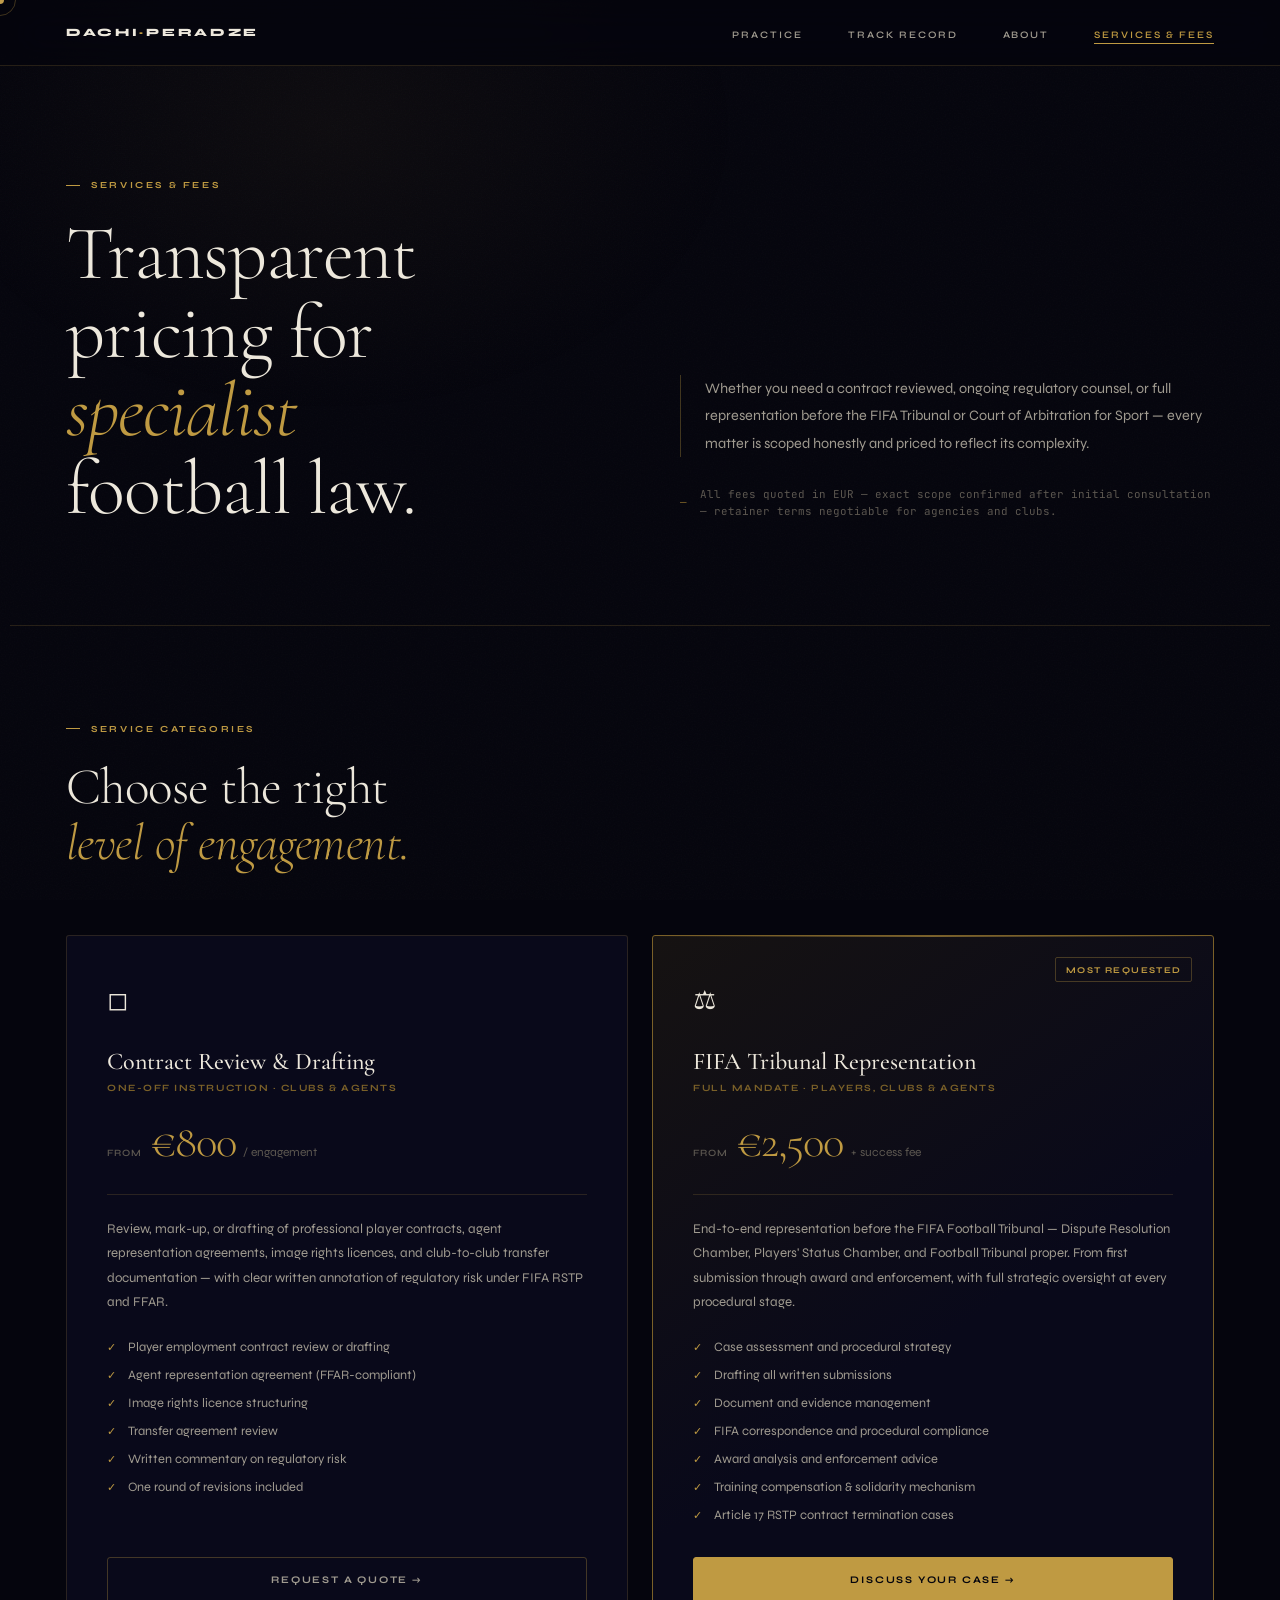
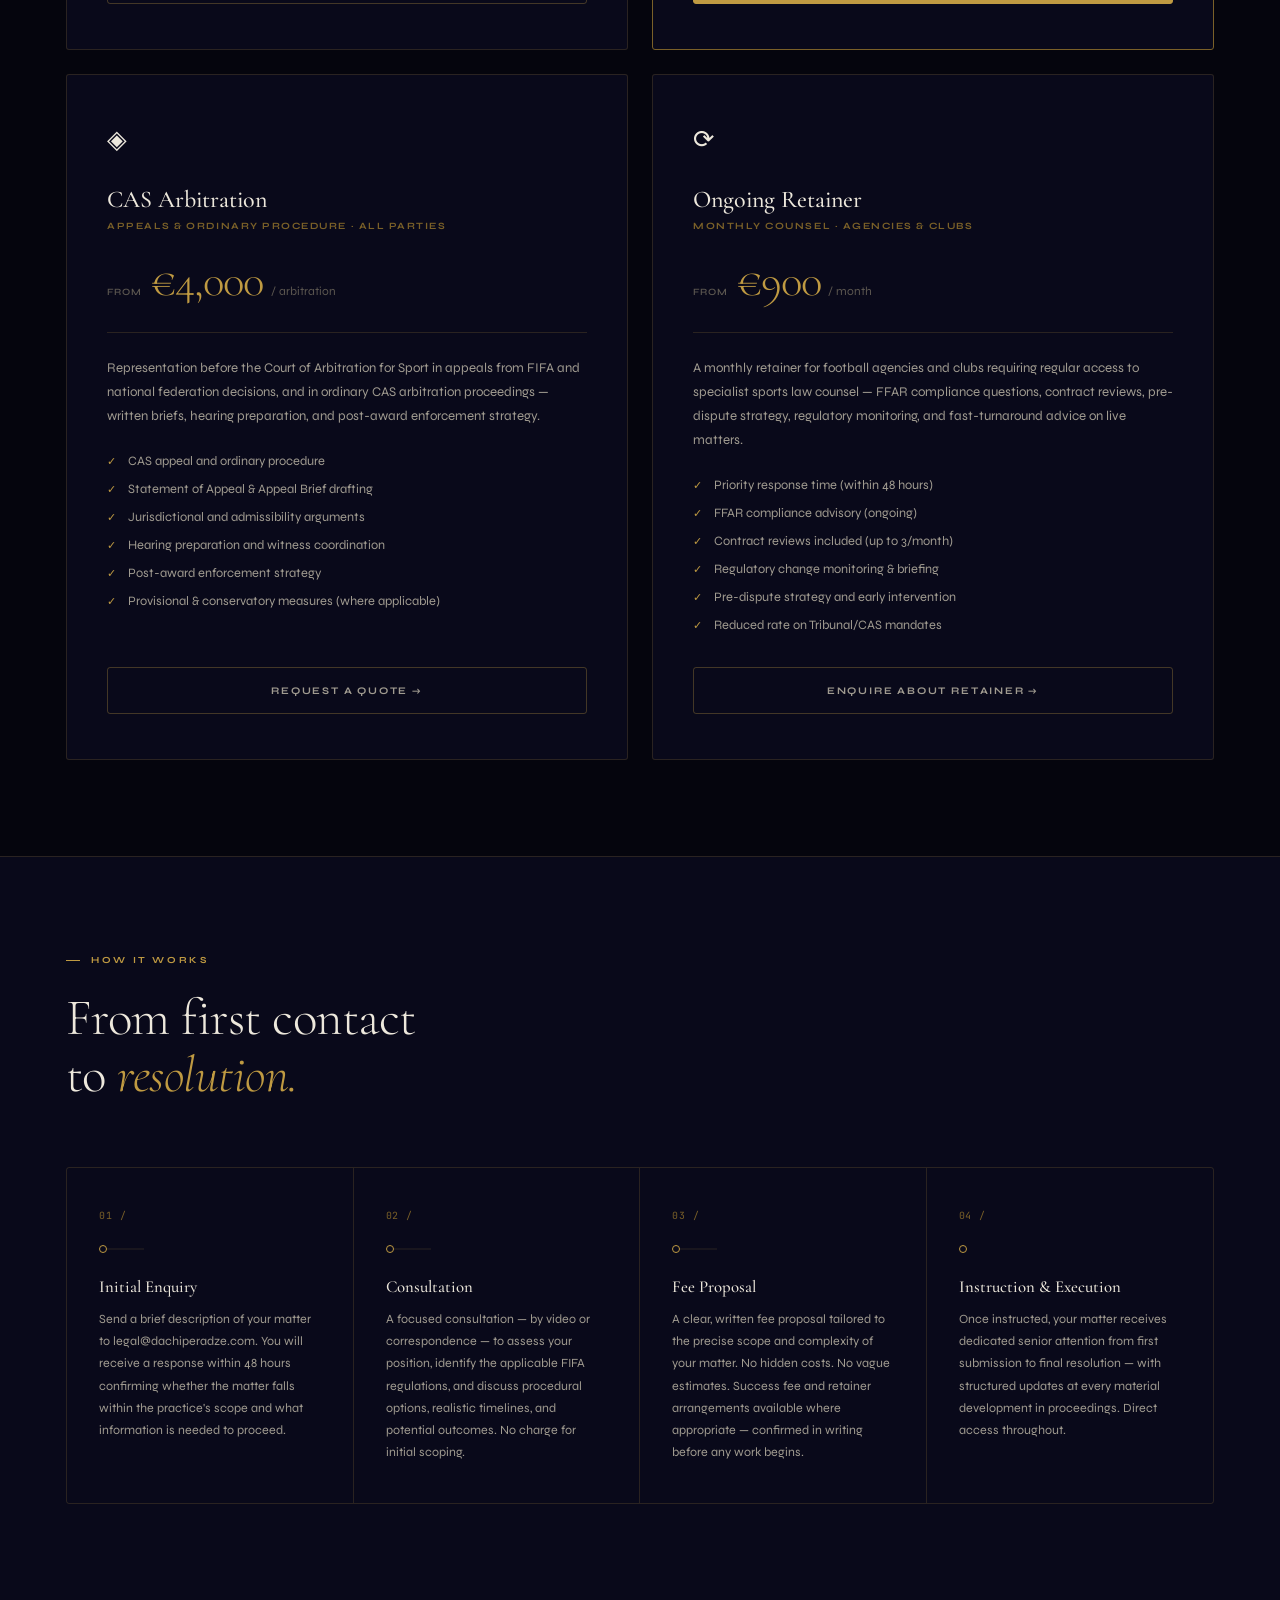
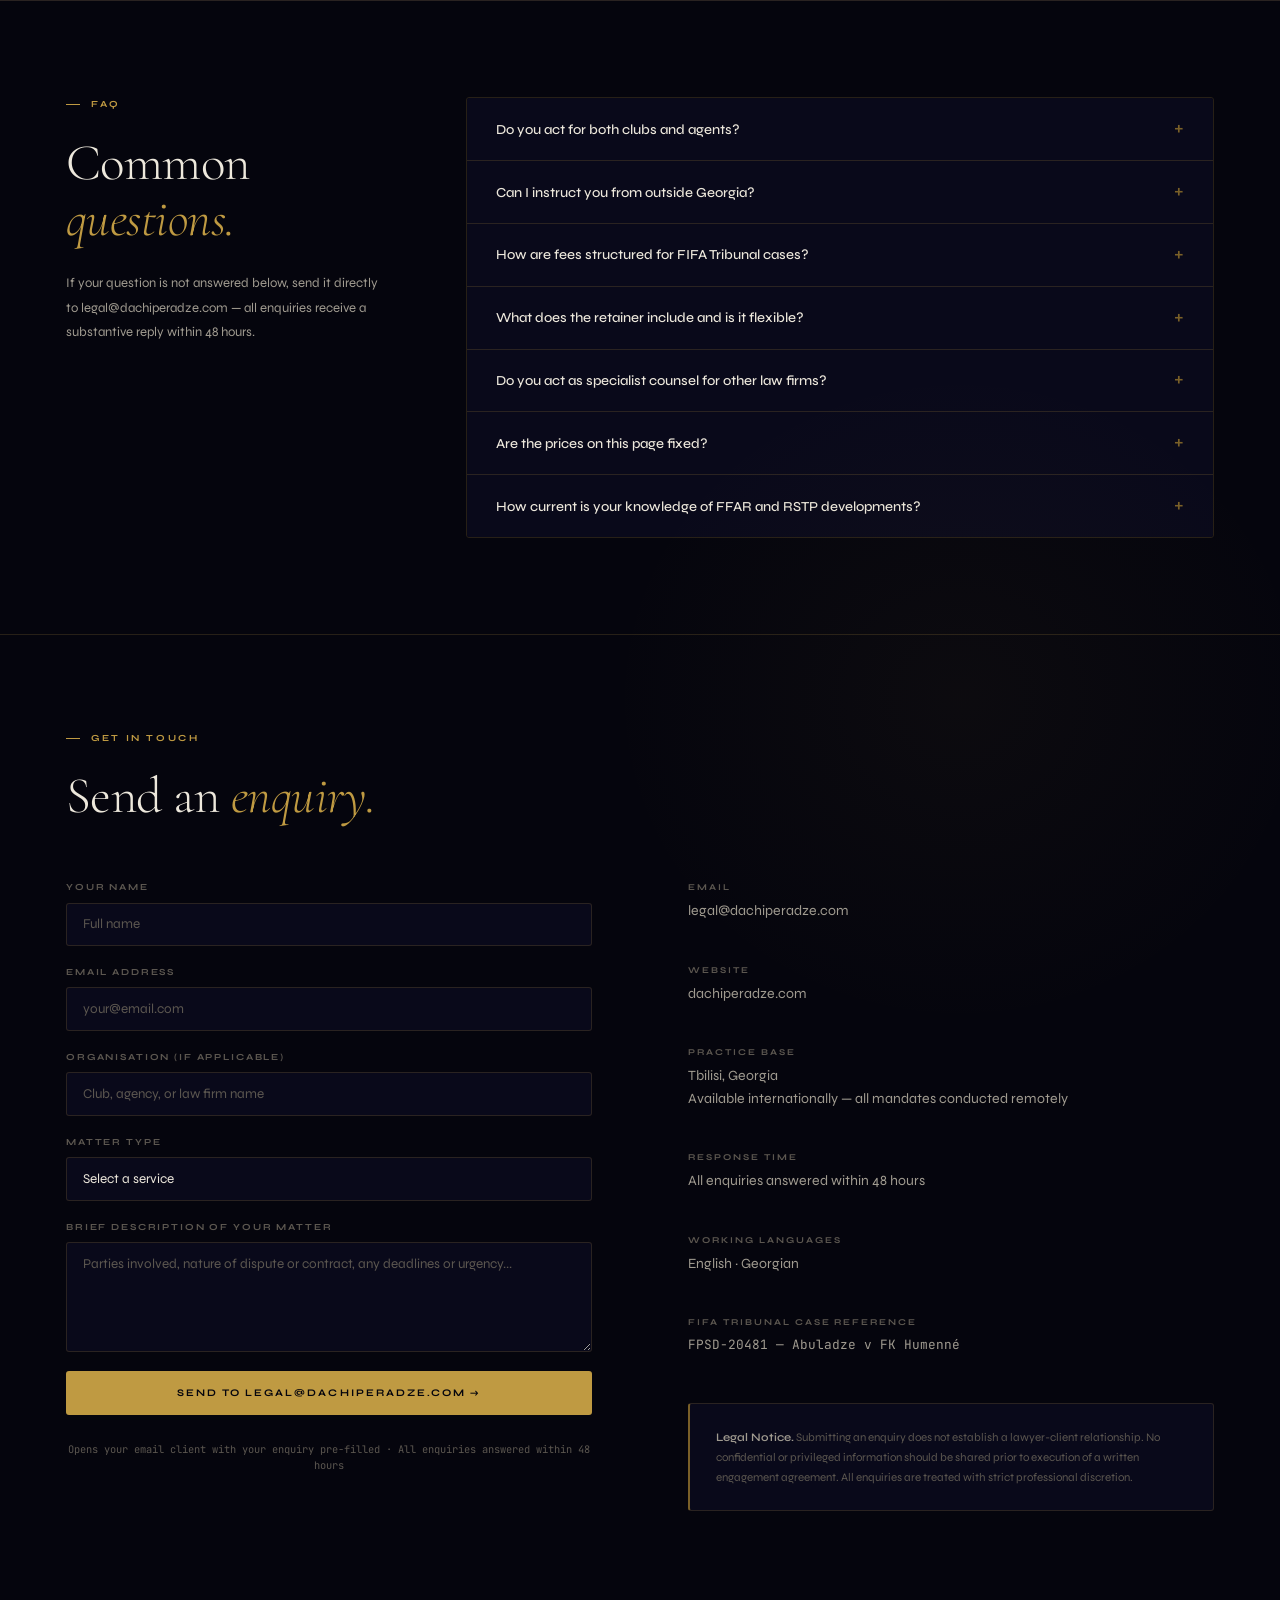
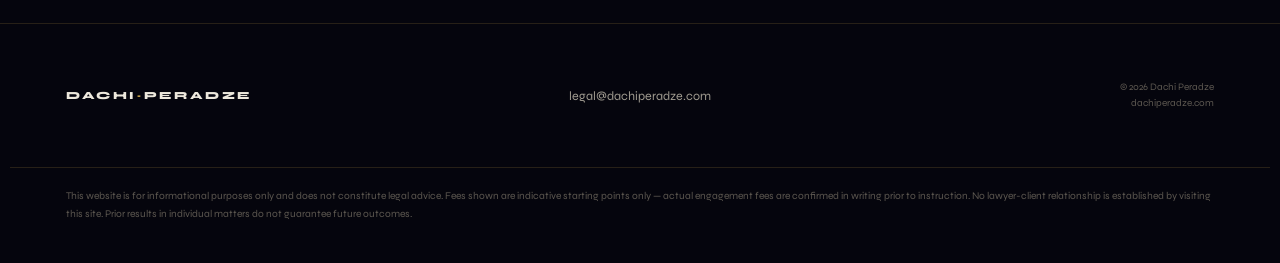
<file: pricing(1).html>
<!DOCTYPE html>
<html lang="en">
<head>
<meta charset="UTF-8">
<meta name="viewport" content="width=device-width, initial-scale=1.0">
<title>Services &amp; Fees | Dachi Peradze — FIFA &amp; CAS Sports Lawyer</title>
<meta name="description" content="Transparent pricing for specialist football law — FIFA Tribunal representation, CAS arbitration, FFAR compliance retainer, and football contract drafting from Dachi Peradze at dachiperadze.com.">
<meta name="keywords" content="FIFA Tribunal lawyer fees, CAS arbitration legal fees, FFAR compliance retainer, football contract lawyer fees, sports law counsel cost, Dachi Peradze fees">
<meta property="og:title" content="Services &amp; Fees | Dachi Peradze — FIFA &amp; CAS Sports Lawyer">
<meta property="og:description" content="Transparent pricing for specialist football law — FIFA Tribunal representation, CAS arbitration, FFAR compliance, and contract drafting.">
<meta property="og:type" content="website">
<meta property="og:url" content="https://dachiperadze.com/pricing.html">
<link rel="canonical" href="https://dachiperadze.com/pricing.html">
<link rel="preconnect" href="https://fonts.googleapis.com">
<link rel="preconnect" href="https://fonts.gstatic.com" crossorigin>
<link href="https://fonts.googleapis.com/css2?family=Cormorant+Garamond:ital,wght@0,300;0,400;0,500;0,600;1,300;1,400;1,500;1,600&family=Syne:wght@400;500;600;700;800&family=JetBrains+Mono:wght@300;400&display=swap" rel="stylesheet">

<style>
/* ═══ DESIGN SYSTEM (shared) ═══ */
*, *::before, *::after { box-sizing: border-box; margin: 0; padding: 0; }

:root {
  --void:       #05050D;
  --deep:       #09091A;
  --dark:       #0D0D22;
  --surface:    #11112A;
  --gold:       #BF9A42;
  --gold-hi:    #D4B265;
  --gold-lo:    #7A6028;
  --gold-ghost: rgba(191,154,66,0.08);
  --gold-line:  rgba(191,154,66,0.18);
  --gold-line2: rgba(191,154,66,0.32);
  --ivory:      #EDE8DC;
  --stone:      #A09B90;
  --slate:      #5C5750;
  --charcoal:   #2E2C28;
  --display: 'Cormorant Garamond', Georgia, serif;
  --ui:      'Syne', system-ui, sans-serif;
  --mono:    'JetBrains Mono', monospace;
  --nav-h: 66px;
  --max: 1260px;
  --pad: 3.5rem;
  --r: 3px;
  --ease-out: cubic-bezier(0.16,1,0.3,1);
}

html { scroll-behavior: smooth; font-size: 16px; }

body {
  font-family: var(--ui);
  background: var(--void);
  color: var(--ivory);
  line-height: 1.6;
  -webkit-font-smoothing: antialiased;
  overflow-x: hidden;
  cursor: none;
}

/* Cursor */
#cur, #cur-r {
  position: fixed; border-radius: 50%;
  pointer-events: none; z-index: 9000;
}
#cur {
  width: 8px; height: 8px;
  background: var(--gold);
  transform: translate(-50%,-50%);
  mix-blend-mode: screen;
}
#cur-r {
  width: 32px; height: 32px;
  border: 1px solid var(--gold-line2);
  transform: translate(-50%,-50%);
  transition: width 0.25s var(--ease-out), height 0.25s var(--ease-out), border-color 0.2s;
}
body.cursor-hover #cur-r { width: 48px; height: 48px; border-color: var(--gold); }

#pg {
  position: fixed; top:0; left:0; height: 2px;
  background: linear-gradient(90deg, var(--gold-lo), var(--gold), var(--gold-hi));
  z-index: 8000; width: 0%;
  transition: width 0.08s linear;
}

body::before {
  content: '';
  position: fixed; inset:0;
  background-image: url("data:image/svg+xml,%3Csvg xmlns='http://www.w3.org/2000/svg' width='300' height='300'%3E%3Cfilter id='g'%3E%3CfeTurbulence type='fractalNoise' baseFrequency='0.75' numOctaves='4' stitchTiles='stitch'/%3E%3C/filter%3E%3Crect width='300' height='300' filter='url(%23g)' opacity='0.04'/%3E%3C/svg%3E");
  pointer-events: none; z-index: 1; opacity: 0.6;
}

/* NAV */
nav {
  position: fixed; top:0; left:0; right:0;
  height: var(--nav-h); z-index: 500;
  background: rgba(5,5,13,0.88);
  backdrop-filter: blur(20px) saturate(1.3);
  border-bottom: 1px solid var(--gold-line);
}
.nav-in {
  max-width: var(--max); margin: 0 auto;
  padding: 0 var(--pad); height: 100%;
  display: flex; align-items: center; justify-content: space-between;
}
.nav-logo {
  font-family: var(--ui); font-size: 0.7rem; font-weight: 800;
  letter-spacing: 0.24em; text-transform: uppercase;
  color: var(--ivory); text-decoration: none;
}
.nav-logo em { font-style: normal; color: var(--gold); }
.nav-menu { display: flex; align-items: center; gap: 2.8rem; list-style: none; }
.nav-menu a {
  font-size: 0.62rem; font-weight: 600;
  letter-spacing: 0.2em; text-transform: uppercase;
  color: var(--stone); text-decoration: none;
  transition: color 0.2s; position: relative;
}
.nav-menu a::after {
  content: '';
  position: absolute; bottom: -3px; left:0; right:0;
  height: 1px; background: var(--gold);
  transform: scaleX(0); transform-origin: left;
  transition: transform 0.25s var(--ease-out);
}
.nav-menu a:hover { color: var(--ivory); }
.nav-menu a:hover::after { transform: scaleX(1); }
.nav-active { color: var(--gold) !important; }
.nav-active::after { transform: scaleX(1) !important; }
.nav-back {
  font-size: 0.62rem !important; font-weight: 600 !important;
  letter-spacing: 0.16em !important;
  color: var(--stone) !important; border: 1px solid var(--gold-line2);
  padding: 0.5rem 1rem; border-radius: var(--r);
  transition: border-color 0.2s, color 0.2s !important;
}
.nav-back::after { display: none !important; }
.nav-back:hover { border-color: var(--gold-lo) !important; color: var(--gold) !important; }

.nav-burger {
  display: none; flex-direction: column; gap: 5px;
  background: none; border: none; cursor: none; padding: 4px;
}
.nav-burger span { display: block; width: 22px; height: 1px; background: var(--stone); }
.nav-drawer {
  display: none;
  position: fixed; top: var(--nav-h); left:0; right:0;
  background: rgba(5,5,13,0.97);
  backdrop-filter: blur(20px);
  border-bottom: 1px solid var(--gold-line);
  padding: 2rem var(--pad); flex-direction: column; gap: 1.5rem;
  z-index: 490;
}
.nav-drawer.open { display: flex; }
.nav-drawer a {
  font-size: 0.72rem; font-weight: 600; letter-spacing: 0.16em;
  text-transform: uppercase; color: var(--stone); text-decoration: none; transition: color 0.2s;
}
.nav-drawer a:hover { color: var(--gold); }

/* SHARED */
.container { max-width: var(--max); margin: 0 auto; padding: 0 var(--pad); }
.section { position: relative; }
.s-label {
  display: flex; align-items: center; gap: 0.7rem;
  font-size: 0.58rem; font-weight: 700; letter-spacing: 0.28em;
  text-transform: uppercase; color: var(--gold); margin-bottom: 1.4rem;
}
.s-label::before { content: ''; display: block; width: 14px; height: 1px; background: var(--gold); flex-shrink: 0; }
.s-title {
  font-family: var(--display);
  font-size: clamp(2.2rem, 4vw, 3.5rem);
  font-weight: 300; color: var(--ivory);
  line-height: 1.1; letter-spacing: -0.01em;
}
.s-title em { font-style: italic; color: var(--gold); }

/* BUTTONS */
.btn-gold {
  font-family: var(--ui); font-size: 0.63rem; font-weight: 700;
  letter-spacing: 0.2em; text-transform: uppercase;
  color: var(--void); background: var(--gold);
  padding: 0.9rem 2rem; border-radius: var(--r); border: none;
  text-decoration: none; display: inline-flex; align-items: center;
  gap: 0.5rem; cursor: none;
  transition: background 0.2s, transform 0.15s;
}
.btn-gold:hover { background: var(--gold-hi); transform: translateY(-2px); }
.btn-ghost {
  font-family: var(--ui); font-size: 0.63rem; font-weight: 600;
  letter-spacing: 0.18em; text-transform: uppercase;
  color: var(--stone); background: transparent;
  padding: 0.9rem 2rem; border-radius: var(--r);
  border: 1px solid var(--gold-line2);
  text-decoration: none; display: inline-flex;
  align-items: center; gap: 0.5rem; cursor: none;
  transition: border-color 0.2s, color 0.2s;
}
.btn-ghost:hover { border-color: var(--gold-lo); color: var(--gold); }

/* ══ PRICING HERO ══ */
.p-hero {
  padding: calc(var(--nav-h) + 7rem) var(--pad) 6rem;
  max-width: var(--max); margin: 0 auto;
  border-bottom: 1px solid var(--gold-line);
  position: relative; z-index: 2;
}
/* Radial glow */
.p-hero::before {
  content: '';
  position: absolute; top:-30%; left:-10%;
  width: 70vw; height: 70vh;
  background: radial-gradient(ellipse, rgba(191,154,66,0.05) 0%, transparent 65%);
  pointer-events: none; z-index: -1;
}
.p-hero-grid {
  display: grid; grid-template-columns: 1fr 1fr;
  gap: 5rem; align-items: end;
}
.p-hero h1 {
  font-family: var(--display);
  font-size: clamp(3rem, 6vw, 5.5rem);
  font-weight: 300; color: var(--ivory);
  line-height: 1.02; letter-spacing: -0.015em;
  opacity: 0; animation: fadeSlideUp 0.9s var(--ease-out) 0.2s forwards;
}
.p-hero h1 em { font-style: italic; color: var(--gold); }
.p-hero-right {
  opacity: 0; animation: fadeSlideUp 0.9s var(--ease-out) 0.45s forwards;
  display: flex; flex-direction: column; gap: 1.8rem;
  padding-bottom: 0.5rem;
}
.p-hero-sub {
  font-size: 0.9rem; color: var(--stone);
  line-height: 1.9; border-left: 1px solid var(--gold-line2);
  padding-left: 1.5rem;
}
.p-hero-note {
  display: flex; align-items: center; gap: 0.8rem;
  font-size: 0.68rem; color: var(--slate);
  font-family: var(--mono);
}
.p-hero-note::before { content: '—'; color: var(--gold-lo); }

/* ══ TIERS ══ */
.tiers-section { padding: 6rem 0; }
.tiers-head { margin-bottom: 4rem; }
.tiers-grid {
  display: grid;
  grid-template-columns: 1fr 1fr;
  gap: 1.5rem;
}

.tier {
  background: var(--deep);
  border: 1px solid var(--gold-line);
  border-radius: var(--r);
  padding: 2.8rem 2.5rem;
  display: flex; flex-direction: column;
  position: relative; overflow: hidden;
  transition: border-color 0.3s, transform 0.25s var(--ease-out);
  cursor: none;
}
.tier:hover {
  border-color: var(--gold-line2);
  transform: translateY(-3px);
}
/* Top accent line */
.tier::before {
  content: '';
  position: absolute; top:0; left:0; right:0;
  height: 1px;
  background: linear-gradient(90deg, transparent, var(--gold-lo), transparent);
  opacity: 0;
  transition: opacity 0.3s;
}
.tier:hover::before { opacity: 1; }

/* Featured tier */
.tier.featured {
  background: linear-gradient(145deg, rgba(191,154,66,0.09) 0%, var(--deep) 55%);
  border-color: var(--gold-lo);
}
.tier.featured::before { opacity: 0.6; background: linear-gradient(90deg, transparent, var(--gold), transparent); }
.tier.featured:hover { border-color: var(--gold); }

.tier-badge {
  position: absolute; top: 1.3rem; right: 1.3rem;
  font-size: 0.55rem; font-weight: 700;
  letter-spacing: 0.16em; text-transform: uppercase;
  color: var(--gold); border: 1px solid var(--gold-line2);
  padding: 0.28rem 0.6rem; border-radius: 2px;
}

.tier-icon { font-size: 1.6rem; margin-bottom: 1.6rem; }
.tier-name {
  font-family: var(--display); font-size: 1.5rem;
  font-weight: 500; color: var(--ivory);
  margin-bottom: 0.35rem; line-height: 1.15;
}
.tier-scope {
  font-size: 0.6rem; font-weight: 700;
  letter-spacing: 0.16em; text-transform: uppercase;
  color: var(--gold-lo); margin-bottom: 1.5rem;
}
.tier-price-row {
  display: flex; align-items: baseline; gap: 0.45rem;
  margin-bottom: 0.4rem;
}
.tier-from {
  font-size: 0.6rem; font-weight: 600;
  letter-spacing: 0.12em; text-transform: uppercase; color: var(--slate);
}
.tier-price {
  font-family: var(--display); font-size: 2.8rem;
  font-weight: 300; color: var(--gold); line-height: 1;
  letter-spacing: -0.02em;
}
.tier-unit { font-size: 0.75rem; color: var(--slate); }

.tier-divider {
  height: 1px; background: var(--gold-line);
  margin: 1.4rem 0;
}
.tier-desc {
  font-size: 0.83rem; color: var(--stone);
  line-height: 1.82; font-weight: 400;
  margin-bottom: 1.5rem;
}
.tier-includes {
  list-style: none; display: flex;
  flex-direction: column; gap: 0.55rem;
  margin-bottom: 2rem; flex: 1;
}
.tier-includes li {
  display: flex; align-items: flex-start;
  gap: 0.75rem; font-size: 0.8rem;
  color: var(--stone); line-height: 1.5;
}
.tier-check {
  color: var(--gold); flex-shrink: 0;
  font-size: 0.7rem; margin-top: 0.05rem;
  font-family: var(--mono);
}
.tier-btn {
  display: block; width: 100%; text-align: center;
  font-family: var(--ui); font-size: 0.63rem;
  font-weight: 700; letter-spacing: 0.18em;
  text-transform: uppercase; cursor: none;
  padding: 0.9rem 1.5rem; border-radius: var(--r);
  text-decoration: none;
  transition: all 0.2s;
  border: 1px solid var(--gold-line2);
  color: var(--stone); background: transparent;
  margin-top: auto;
}
.tier-btn:hover { border-color: var(--gold-lo); color: var(--gold); background: var(--gold-ghost); }
.tier.featured .tier-btn {
  background: var(--gold); border-color: var(--gold); color: var(--void);
}
.tier.featured .tier-btn:hover { background: var(--gold-hi); border-color: var(--gold-hi); }

/* ══ PROCESS ══ */
.process {
  background: var(--deep);
  border-top: 1px solid var(--gold-line);
  border-bottom: 1px solid var(--gold-line);
  padding: 6rem 0;
}
.process-grid {
  display: grid;
  grid-template-columns: repeat(4,1fr);
  gap: 0; margin-top: 4rem;
  border: 1px solid var(--gold-line);
  border-radius: var(--r); overflow: hidden;
}
.process-step {
  padding: 2.5rem 2rem;
  border-right: 1px solid var(--gold-line);
  position: relative;
  transition: background 0.3s;
}
.process-step:last-child { border-right: none; }
.process-step:hover { background: var(--gold-ghost); }

.step-num {
  font-family: var(--mono); font-size: 0.62rem;
  color: var(--gold-lo); letter-spacing: 0.1em;
  margin-bottom: 1.3rem; display: block;
}
.step-dot {
  width: 8px; height: 8px; border-radius: 50%;
  border: 1px solid var(--gold);
  background: var(--deep);
  margin-bottom: 1.5rem;
  position: relative;
}
.step-dot::after {
  content: '';
  position: absolute; top: 50%; left: 100%;
  height: 1px; width: calc(100% + 2rem);
  background: var(--gold-line); transform: translateY(-50%);
}
.process-step:last-child .step-dot::after { display: none; }
.step-title {
  font-family: var(--display);
  font-size: 1.05rem; font-weight: 500;
  color: var(--ivory); margin-bottom: 0.7rem; line-height: 1.2;
}
.step-body {
  font-size: 0.78rem; color: var(--stone);
  line-height: 1.78; font-weight: 400;
}

/* ══ FAQ ══ */
.faq-section { padding: 6rem 0; }
.faq-layout {
  display: grid; grid-template-columns: 320px 1fr;
  gap: 5rem; align-items: start;
  margin-top: 0;
}
.faq-left {}
.faq-note {
  font-size: 0.82rem; color: var(--stone);
  line-height: 1.85; margin-top: 1.5rem;
}
.faq-list { border: 1px solid var(--gold-line); border-radius: var(--r); overflow: hidden; }
.faq-item { border-bottom: 1px solid var(--gold-line); background: var(--deep); }
.faq-item:last-child { border-bottom: none; }
.faq-q {
  width: 100%; text-align: left; background: none; border: none;
  padding: 1.4rem 1.8rem;
  font-family: var(--ui); font-size: 0.86rem; font-weight: 500;
  color: var(--ivory); cursor: none;
  display: flex; justify-content: space-between; align-items: center; gap: 1rem;
  transition: background 0.15s;
}
.faq-q:hover { background: var(--gold-ghost); }
.faq-icon {
  font-size: 1rem; color: var(--gold-lo); flex-shrink: 0;
  transition: transform 0.3s var(--ease-out), color 0.2s;
  font-family: var(--mono); line-height: 1;
}
.faq-item.open .faq-icon { transform: rotate(45deg); color: var(--gold); }
.faq-a {
  display: none;
  padding: 0 1.8rem 1.4rem;
  font-size: 0.82rem; color: var(--stone); line-height: 1.85;
}
.faq-item.open .faq-a { display: block; }

/* ══ CONTACT ══ */
.contact-section {
  padding: 6rem 0 7rem;
  border-top: 1px solid var(--gold-line);
  position: relative;
}
.contact-section::before {
  content: '';
  position: absolute; top:-30%; right:-5%;
  width: 60vw; height: 80vh;
  background: radial-gradient(ellipse, rgba(191,154,66,0.04) 0%, transparent 65%);
  pointer-events: none;
}
.contact-grid {
  display: grid; grid-template-columns: 1fr 1fr;
  gap: 6rem; align-items: start;
  position: relative; z-index: 2;
}
.contact-left {}
.contact-form { display: flex; flex-direction: column; gap: 1.2rem; }
.field-group { display: flex; flex-direction: column; gap: 0.45rem; }
.field-label {
  font-size: 0.58rem; font-weight: 700;
  letter-spacing: 0.2em; text-transform: uppercase; color: var(--slate);
}
.field-input,
.field-select,
.field-textarea {
  width: 100%;
  background: var(--deep);
  border: 1px solid var(--gold-line);
  border-radius: var(--r);
  padding: 0.8rem 1rem;
  font-family: var(--ui); font-size: 0.84rem;
  color: var(--ivory); outline: none;
  transition: border-color 0.2s, background 0.2s;
  font-weight: 400; appearance: none;
}
.field-input::placeholder, .field-textarea::placeholder { color: var(--slate); }
.field-input:focus, .field-select:focus, .field-textarea:focus {
  border-color: var(--gold-lo); background: var(--dark);
}
.field-select option { background: var(--deep); }
.field-textarea { resize: vertical; min-height: 110px; }
.contact-submit {
  font-family: var(--ui); font-size: 0.63rem; font-weight: 700;
  letter-spacing: 0.2em; text-transform: uppercase;
  color: var(--void); background: var(--gold);
  border: none; padding: 1rem 2rem;
  border-radius: var(--r); cursor: none;
  display: flex; align-items: center; justify-content: center; gap: 0.5rem;
  text-decoration: none;
  transition: background 0.2s; width: 100%;
}
.contact-submit:hover { background: var(--gold-hi); }
.contact-note {
  font-size: 0.65rem; color: var(--slate);
  text-align: center; margin-top: 0.4rem; font-family: var(--mono);
}

.contact-right {}
.contact-info-block { margin-bottom: 2.5rem; }
.contact-info-block:last-child { margin-bottom: 0; }
.ci-label {
  font-size: 0.56rem; font-weight: 700;
  letter-spacing: 0.22em; text-transform: uppercase;
  color: var(--slate); margin-bottom: 0.35rem; display: block;
}
.ci-val {
  font-size: 0.88rem; color: var(--stone); font-weight: 400;
}
.ci-val a { color: var(--stone); text-decoration: none; transition: color 0.2s; }
.ci-val a:hover { color: var(--gold); }
.ci-val.mono { font-family: var(--mono); font-size: 0.8rem; }
.legal-box {
  margin-top: 3rem;
  padding: 1.4rem 1.6rem;
  background: var(--deep);
  border: 1px solid var(--gold-line);
  border-left: 2px solid var(--gold-lo);
  border-radius: var(--r);
  font-size: 0.72rem; color: var(--slate); line-height: 1.75;
}
.legal-box strong { color: var(--stone); font-weight: 600; }

/* ══ FOOTER ══ */
footer {
  background: var(--void);
  border-top: 1px solid var(--gold-line);
}
.footer-top {
  max-width: var(--max); margin: 0 auto;
  padding: 3.5rem var(--pad);
  display: grid; grid-template-columns: 1fr auto 1fr;
  align-items: center; gap: 2rem;
}
.footer-logo {
  font-family: var(--ui); font-size: 0.68rem; font-weight: 800;
  letter-spacing: 0.24em; text-transform: uppercase;
  color: var(--ivory); text-decoration: none;
}
.footer-logo em { font-style: normal; color: var(--gold); }
.footer-contact { font-size: 0.78rem; color: var(--stone); text-decoration: none; text-align: center; transition: color 0.2s; }
.footer-contact:hover { color: var(--gold); }
.footer-r { text-align: right; font-size: 0.62rem; color: var(--slate); }
.footer-disc {
  max-width: var(--max); margin: 0 auto;
  padding: 1.2rem var(--pad) 2.5rem;
  border-top: 1px solid var(--gold-line);
  font-size: 0.64rem; color: var(--slate); line-height: 1.75;
}

/* ANIMATIONS */
@keyframes fadeSlideUp {
  from { opacity:0; transform: translateY(24px); }
  to   { opacity:1; transform: translateY(0); }
}
.reveal { opacity:0; transform: translateY(28px); transition: opacity 0.75s var(--ease-out), transform 0.75s var(--ease-out); }
.reveal.visible { opacity:1; transform: translateY(0); }
.reveal-d1 { transition-delay: 0.1s; }
.reveal-d2 { transition-delay: 0.2s; }
.reveal-d3 { transition-delay: 0.3s; }
.reveal-d4 { transition-delay: 0.4s; }

/* RESPONSIVE */
@media (max-width: 1024px) {
  :root { --pad: 2.5rem; }
  .p-hero-grid { grid-template-columns: 1fr; gap: 2.5rem; }
  .faq-layout { grid-template-columns: 1fr; gap: 2.5rem; }
  .contact-grid { grid-template-columns: 1fr; gap: 3rem; }
  .process-grid { grid-template-columns: 1fr 1fr; }
  .process-step:nth-child(2) { border-right: none; }
  .footer-top { grid-template-columns: 1fr; text-align: center; gap: 1rem; }
  .footer-r { text-align: center; }
}
@media (max-width: 768px) {
  :root { --pad: 1.5rem; }
  .nav-menu { display: none; }
  .nav-burger { display: flex; }
  .tiers-grid { grid-template-columns: 1fr; }
  .process-grid { grid-template-columns: 1fr; }
  .process-step { border-right: none; border-bottom: 1px solid var(--gold-line); }
  .process-step:last-child { border-bottom: none; }
  .step-dot::after { display: none; }
  body { cursor: auto; }
  #cur, #cur-r { display: none; }
  a, button { cursor: pointer !important; }
}

/* Accessibility: respect users who prefer less motion */
@media (prefers-reduced-motion: reduce) {
  html { scroll-behavior: auto; }
  *, *::before, *::after {
    animation-duration: 0.001ms !important;
    animation-iteration-count: 1 !important;
    transition-duration: 0.001ms !important;
  }
  .ticker-track { animation: none !important; }
}

</style>
</head>
<body>

<div id="cur"></div>
<div id="cur-r"></div>
<div id="pg"></div>

<!-- NAV -->
<nav id="nav">
  <div class="nav-in">
    <a class="nav-logo" href="index.html">DACHI<em>·</em>PERADZE</a>
    <ul class="nav-menu">
      <li><a href="index.html#practice">Practice</a></li>
      <li><a href="index.html#record">Track Record</a></li>
      <li><a href="index.html#about">About</a></li>
      <li><a href="pricing.html" class="nav-active">Services &amp; Fees</a></li>
    </ul>
    <button class="nav-burger" id="burger" aria-label="Menu" aria-controls="drawer" aria-expanded="false" type="button">
      <span></span><span></span><span></span>
    </button>
  </div>
</nav>
<div class="nav-drawer" id="drawer">
  <a href="index.html#practice">Practice Areas</a>
  <a href="index.html#record">Track Record</a>
  <a href="index.html#about">About</a>
  <a href="pricing.html" style="color:var(--gold)">Services &amp; Fees</a>
</div>

<!-- ══ HERO ══ -->
<div class="section">
  <div class="p-hero">
    <div class="s-label" style="opacity:0;animation:fadeSlideUp 0.7s var(--ease-out) 0.1s forwards">Services &amp; Fees</div>
    <div class="p-hero-grid">
      <h1>Transparent<br>pricing for<br><em>specialist</em><br>football law.</h1>
      <div class="p-hero-right">
        <p class="p-hero-sub">Whether you need a contract reviewed, ongoing regulatory counsel, or full representation before the FIFA Tribunal or Court of Arbitration for Sport — every matter is scoped honestly and priced to reflect its complexity.</p>
        <div class="p-hero-note">All fees quoted in EUR — exact scope confirmed after initial consultation — retainer terms negotiable for agencies and clubs.</div>
      </div>
    </div>
  </div>
</div>

<!-- ══ TIERS ══ -->
<section class="tiers-section section">
  <div class="container">
    <div class="tiers-head reveal">
      <div class="s-label">Service Categories</div>
      <h2 class="s-title">Choose the right<br><em>level of engagement.</em></h2>
    </div>
    <div class="tiers-grid">

      <!-- Contract Review -->
      <div class="tier reveal reveal-d1">
        <div class="tier-icon">◻</div>
        <div class="tier-name">Contract Review &amp; Drafting</div>
        <div class="tier-scope">One-off instruction · Clubs &amp; Agents</div>
        <div class="tier-price-row">
          <span class="tier-from">From</span>
          <span class="tier-price">€800</span>
          <span class="tier-unit">/ engagement</span>
        </div>
        <div class="tier-divider"></div>
        <p class="tier-desc">Review, mark-up, or drafting of professional player contracts, agent representation agreements, image rights licences, and club-to-club transfer documentation — with clear written annotation of regulatory risk under FIFA RSTP and FFAR.</p>
        <ul class="tier-includes">
          <li><span class="tier-check">✓</span>Player employment contract review or drafting</li>
          <li><span class="tier-check">✓</span>Agent representation agreement (FFAR-compliant)</li>
          <li><span class="tier-check">✓</span>Image rights licence structuring</li>
          <li><span class="tier-check">✓</span>Transfer agreement review</li>
          <li><span class="tier-check">✓</span>Written commentary on regulatory risk</li>
          <li><span class="tier-check">✓</span>One round of revisions included</li>
        </ul>
        <a class="tier-btn" href="mailto:legal@dachiperadze.com?subject=Contract%20Review%20Enquiry">Request a quote →</a>
      </div>

      <!-- FIFA Tribunal (featured) -->
      <div class="tier featured reveal reveal-d2">
        <div class="tier-badge">Most requested</div>
        <div class="tier-icon">⚖</div>
        <div class="tier-name">FIFA Tribunal Representation</div>
        <div class="tier-scope">Full mandate · Players, Clubs &amp; Agents</div>
        <div class="tier-price-row">
          <span class="tier-from">From</span>
          <span class="tier-price">€2,500</span>
          <span class="tier-unit">+ success fee</span>
        </div>
        <div class="tier-divider"></div>
        <p class="tier-desc">End-to-end representation before the FIFA Football Tribunal — Dispute Resolution Chamber, Players' Status Chamber, and Football Tribunal proper. From first submission through award and enforcement, with full strategic oversight at every procedural stage.</p>
        <ul class="tier-includes">
          <li><span class="tier-check">✓</span>Case assessment and procedural strategy</li>
          <li><span class="tier-check">✓</span>Drafting all written submissions</li>
          <li><span class="tier-check">✓</span>Document and evidence management</li>
          <li><span class="tier-check">✓</span>FIFA correspondence and procedural compliance</li>
          <li><span class="tier-check">✓</span>Award analysis and enforcement advice</li>
          <li><span class="tier-check">✓</span>Training compensation &amp; solidarity mechanism</li>
          <li><span class="tier-check">✓</span>Article 17 RSTP contract termination cases</li>
        </ul>
        <a class="tier-btn" href="mailto:legal@dachiperadze.com?subject=FIFA%20Tribunal%20Enquiry">Discuss your case →</a>
      </div>

      <!-- CAS -->
      <div class="tier reveal reveal-d3">
        <div class="tier-icon">◈</div>
        <div class="tier-name">CAS Arbitration</div>
        <div class="tier-scope">Appeals &amp; Ordinary procedure · All parties</div>
        <div class="tier-price-row">
          <span class="tier-from">From</span>
          <span class="tier-price">€4,000</span>
          <span class="tier-unit">/ arbitration</span>
        </div>
        <div class="tier-divider"></div>
        <p class="tier-desc">Representation before the Court of Arbitration for Sport in appeals from FIFA and national federation decisions, and in ordinary CAS arbitration proceedings — written briefs, hearing preparation, and post-award enforcement strategy.</p>
        <ul class="tier-includes">
          <li><span class="tier-check">✓</span>CAS appeal and ordinary procedure</li>
          <li><span class="tier-check">✓</span>Statement of Appeal &amp; Appeal Brief drafting</li>
          <li><span class="tier-check">✓</span>Jurisdictional and admissibility arguments</li>
          <li><span class="tier-check">✓</span>Hearing preparation and witness coordination</li>
          <li><span class="tier-check">✓</span>Post-award enforcement strategy</li>
          <li><span class="tier-check">✓</span>Provisional &amp; conservatory measures (where applicable)</li>
        </ul>
        <a class="tier-btn" href="mailto:legal@dachiperadze.com?subject=CAS%20Arbitration%20Enquiry">Request a quote →</a>
      </div>

      <!-- Retainer -->
      <div class="tier reveal reveal-d4">
        <div class="tier-icon">⟳</div>
        <div class="tier-name">Ongoing Retainer</div>
        <div class="tier-scope">Monthly counsel · Agencies &amp; Clubs</div>
        <div class="tier-price-row">
          <span class="tier-from">From</span>
          <span class="tier-price">€900</span>
          <span class="tier-unit">/ month</span>
        </div>
        <div class="tier-divider"></div>
        <p class="tier-desc">A monthly retainer for football agencies and clubs requiring regular access to specialist sports law counsel — FFAR compliance questions, contract reviews, pre-dispute strategy, regulatory monitoring, and fast-turnaround advice on live matters.</p>
        <ul class="tier-includes">
          <li><span class="tier-check">✓</span>Priority response time (within 48 hours)</li>
          <li><span class="tier-check">✓</span>FFAR compliance advisory (ongoing)</li>
          <li><span class="tier-check">✓</span>Contract reviews included (up to 3/month)</li>
          <li><span class="tier-check">✓</span>Regulatory change monitoring &amp; briefing</li>
          <li><span class="tier-check">✓</span>Pre-dispute strategy and early intervention</li>
          <li><span class="tier-check">✓</span>Reduced rate on Tribunal/CAS mandates</li>
        </ul>
        <a class="tier-btn" href="mailto:legal@dachiperadze.com?subject=Retainer%20Enquiry">Enquire about retainer →</a>
      </div>

    </div>
  </div>
</section>

<!-- ══ PROCESS ══ -->
<section class="process section">
  <div class="container">
    <div class="reveal">
      <div class="s-label">How It Works</div>
      <h2 class="s-title">From first contact<br>to <em>resolution.</em></h2>
    </div>
    <div class="process-grid">
      <div class="process-step reveal reveal-d1">
        <span class="step-num">01 /</span>
        <div class="step-dot"></div>
        <div class="step-title">Initial Enquiry</div>
        <p class="step-body">Send a brief description of your matter to legal@dachiperadze.com. You will receive a response within 48 hours confirming whether the matter falls within the practice's scope and what information is needed to proceed.</p>
      </div>
      <div class="process-step reveal reveal-d2">
        <span class="step-num">02 /</span>
        <div class="step-dot"></div>
        <div class="step-title">Consultation</div>
        <p class="step-body">A focused consultation — by video or correspondence — to assess your position, identify the applicable FIFA regulations, and discuss procedural options, realistic timelines, and potential outcomes. No charge for initial scoping.</p>
      </div>
      <div class="process-step reveal reveal-d3">
        <span class="step-num">03 /</span>
        <div class="step-dot"></div>
        <div class="step-title">Fee Proposal</div>
        <p class="step-body">A clear, written fee proposal tailored to the precise scope and complexity of your matter. No hidden costs. No vague estimates. Success fee and retainer arrangements available where appropriate — confirmed in writing before any work begins.</p>
      </div>
      <div class="process-step reveal reveal-d4">
        <span class="step-num">04 /</span>
        <div class="step-dot"></div>
        <div class="step-title">Instruction &amp; Execution</div>
        <p class="step-body">Once instructed, your matter receives dedicated senior attention from first submission to final resolution — with structured updates at every material development in proceedings. Direct access throughout.</p>
      </div>
    </div>
  </div>
</section>

<!-- ══ FAQ ══ -->
<section class="faq-section section">
  <div class="container">
    <div class="faq-layout">
      <div class="faq-left reveal">
        <div class="s-label">FAQ</div>
        <h2 class="s-title">Common<br><em>questions.</em></h2>
        <p class="faq-note">If your question is not answered below, send it directly to legal@dachiperadze.com — all enquiries receive a substantive reply within 48 hours.</p>
      </div>
      <div class="faq-list reveal reveal-d2">

        <div class="faq-item">
          <button class="faq-q" type="button" aria-expanded="false" onclick="toggleFaq(this)">
            Do you act for both clubs and agents?
            <span class="faq-icon">+</span>
          </button>
          <div class="faq-a">Yes. Peradze.Law advises clubs, FIFA-licensed football agents, and players. The practice has acted for claimants and respondents in FIFA Tribunal proceedings, contract disputes, and FFAR compliance matters — the side of the dispute does not define the scope of instruction.</div>
        </div>

        <div class="faq-item">
          <button class="faq-q" type="button" aria-expanded="false" onclick="toggleFaq(this)">
            Can I instruct you from outside Georgia?
            <span class="faq-icon">+</span>
          </button>
          <div class="faq-a">Absolutely. FIFA proceedings are inherently international, and the practice is structured entirely for remote instruction. All consultations are conducted by video conference or written correspondence. Clients are located across Europe, the CIS region, and beyond — geography is not a constraint.</div>
        </div>

        <div class="faq-item">
          <button class="faq-q" type="button" aria-expanded="false" onclick="toggleFaq(this)">
            How are fees structured for FIFA Tribunal cases?
            <span class="faq-icon">+</span>
          </button>
          <div class="faq-a">FIFA Tribunal mandates are typically structured with an initial engagement fee — covering case assessment, strategy, and the first written submission — plus a fee per subsequent procedural stage. Success fee arrangements are available where appropriate, particularly in high-value recovery matters. The complete structure is confirmed in writing prior to instruction and does not change without written agreement.</div>
        </div>

        <div class="faq-item">
          <button class="faq-q" type="button" aria-expanded="false" onclick="toggleFaq(this)">
            What does the retainer include and is it flexible?
            <span class="faq-icon">+</span>
          </button>
          <div class="faq-a">The retainer is designed for agencies and clubs needing regular access to specialist counsel without instructing on a matter-by-matter basis. It includes FFAR compliance advisory, routine contract reviews, regulatory monitoring, and priority response time. Scope and pricing are negotiated individually and confirmed in a written retainer agreement — clear terms on what is and is not included, no hidden additions.</div>
        </div>

        <div class="faq-item">
          <button class="faq-q" type="button" aria-expanded="false" onclick="toggleFaq(this)">
            Do you act as specialist counsel for other law firms?
            <span class="faq-icon">+</span>
          </button>
          <div class="faq-a">Yes. Peradze.Law operates both on direct instruction from clubs and agents, and as specialist sports law counsel supporting established firms who require deep FIFA and CAS expertise on a subcontracting basis. If you are a firm with a client matter requiring specialist football law input, enquiries are welcome at legal@dachiperadze.com.</div>
        </div>

        <div class="faq-item">
          <button class="faq-q" type="button" aria-expanded="false" onclick="toggleFaq(this)">
            Are the prices on this page fixed?
            <span class="faq-icon">+</span>
          </button>
          <div class="faq-a">The figures shown are starting points reflecting minimum complexity for each service type. Actual fees depend on the specific facts, procedural stages reached, jurisdictions involved, and volume of documentation. Every engagement is scoped individually and confirmed in writing before work begins. There are no hidden fees — the written proposal is the agreement.</div>
        </div>

        <div class="faq-item">
          <button class="faq-q" type="button" aria-expanded="false" onclick="toggleFaq(this)">
            How current is your knowledge of FFAR and RSTP developments?
            <span class="faq-icon">+</span>
          </button>
          <div class="faq-a">Continuously current. Dachi Peradze maintains active monitoring of CJEU proceedings C-209/23 and C-428/23 (which concern FFAR's validity under EU law), the July 2026 FIFA RSTP edition, and all Circular-level regulatory updates from FIFA. His ongoing PhD research on Article 17 RSTP means this practice is at the research frontier — not simply tracking changes after they happen.</div>
        </div>

      </div>
    </div>
  </div>
</section>

<!-- ══ CONTACT ══ -->
<section class="contact-section section">
  <div class="container">
    <div class="reveal" style="margin-bottom:3.5rem;">
      <div class="s-label">Get In Touch</div>
      <h2 class="s-title">Send an <em>enquiry.</em></h2>
    </div>
    <div class="contact-grid">
      <div class="contact-left reveal reveal-d1">
        <form id="enquiryForm" class="contact-form">
          <div class="field-group">
            <label class="field-label" for="enquiryName">Your Name</label>
            <input id="enquiryName" name="name" class="field-input" type="text" placeholder="Full name" autocomplete="name" required>
          </div>
          <div class="field-group">
            <label class="field-label" for="enquiryEmail">Email Address</label>
            <input id="enquiryEmail" name="email" class="field-input" type="email" placeholder="your@email.com" autocomplete="email" required>
          </div>
          <div class="field-group">
            <label class="field-label" for="enquiryOrganisation">Organisation (if applicable)</label>
            <input id="enquiryOrganisation" name="organisation" class="field-input" type="text" placeholder="Club, agency, or law firm name" autocomplete="organization">
          </div>
          <div class="field-group">
            <label class="field-label" for="enquiryMatter">Matter Type</label>
            <select id="enquiryMatter" name="matter" class="field-select" required>
              <option value="" disabled selected>Select a service</option>
              <option>Contract Review / Drafting</option>
              <option>FIFA Tribunal Representation</option>
              <option>CAS Arbitration</option>
              <option>Retainer Arrangement</option>
              <option>FFAR Compliance Advisory</option>
              <option>Subcontracting / Law Firm Referral</option>
              <option>Other</option>
            </select>
          </div>
          <div class="field-group">
            <label class="field-label" for="enquiryMessage">Brief description of your matter</label>
            <textarea id="enquiryMessage" name="message" class="field-textarea" placeholder="Parties involved, nature of dispute or contract, any deadlines or urgency..." required></textarea>
          </div>
          <button class="contact-submit" type="submit">
            Send to legal@dachiperadze.com →
          </button>
          <p class="contact-note">Opens your email client with your enquiry pre-filled · All enquiries answered within 48 hours</p>
        </form>
      </div>

      <div class="contact-right reveal reveal-d2">
        <div class="contact-info-block">
          <span class="ci-label">Email</span>
          <div class="ci-val"><a href="mailto:legal@dachiperadze.com">legal@dachiperadze.com</a></div>
        </div>
        <div class="contact-info-block">
          <span class="ci-label">Website</span>
          <div class="ci-val"><a href="https://dachiperadze.com" target="_blank" rel="noopener noreferrer">dachiperadze.com</a></div>
        </div>
        <div class="contact-info-block">
          <span class="ci-label">Practice Base</span>
          <div class="ci-val">Tbilisi, Georgia<br>Available internationally — all mandates conducted remotely</div>
        </div>
        <div class="contact-info-block">
          <span class="ci-label">Response Time</span>
          <div class="ci-val">All enquiries answered within 48 hours</div>
        </div>
        <div class="contact-info-block">
          <span class="ci-label">Working Languages</span>
          <div class="ci-val">English · Georgian</div>
        </div>
        <div class="contact-info-block">
          <span class="ci-label">FIFA Tribunal Case Reference</span>
          <div class="ci-val mono">FPSD-20481 — Abuladze v FK Humenné</div>
        </div>
        <div class="legal-box">
          <strong>Legal Notice.</strong> Submitting an enquiry does not establish a lawyer-client relationship. No confidential or privileged information should be shared prior to execution of a written engagement agreement. All enquiries are treated with strict professional discretion.
        </div>
      </div>
    </div>
  </div>
</section>

<!-- FOOTER -->
<footer>
  <div class="footer-top">
    <a class="footer-logo" href="index.html">DACHI<em>·</em>PERADZE</a>
    <a class="footer-contact" href="mailto:legal@dachiperadze.com">legal@dachiperadze.com</a>
    <div class="footer-r">© 2026 Dachi Peradze<br>dachiperadze.com</div>
  </div>
  <div class="footer-disc">
    This website is for informational purposes only and does not constitute legal advice. Fees shown are indicative starting points only — actual engagement fees are confirmed in writing prior to instruction. No lawyer-client relationship is established by visiting this site. Prior results in individual matters do not guarantee future outcomes.
  </div>
</footer>

<script>
/* Cursor */
const cur = document.getElementById('cur');
const curR = document.getElementById('cur-r');
let mx = 0, my = 0, rx = window.innerWidth/2, ry = window.innerHeight/2;
document.addEventListener('mousemove', e => { mx = e.clientX; my = e.clientY; });
function loopCursor() {
  cur.style.left = mx+'px'; cur.style.top = my+'px';
  rx += (mx-rx)*0.13; ry += (my-ry)*0.13;
  curR.style.left = rx+'px'; curR.style.top = ry+'px';
  requestAnimationFrame(loopCursor);
}
loopCursor();
document.querySelectorAll('a,button').forEach(el => {
  el.addEventListener('mouseenter', () => document.body.classList.add('cursor-hover'));
  el.addEventListener('mouseleave', () => document.body.classList.remove('cursor-hover'));
});

/* Progress */
const pg = document.getElementById('pg');
window.addEventListener('scroll', () => {
  const scrollable = document.body.scrollHeight - window.innerHeight;
  const pct = scrollable > 0 ? (window.scrollY / scrollable) * 100 : 0;
  pg.style.width = pct + '%';
}, { passive:true });

/* Burger */
const burger = document.getElementById('burger');
const drawer = document.getElementById('drawer');
burger.addEventListener('click', () => {
  const isOpen = drawer.classList.toggle('open');
  burger.setAttribute('aria-expanded', String(isOpen));
});
drawer.querySelectorAll('a').forEach(a => a.addEventListener('click', () => {
  drawer.classList.remove('open');
  burger.setAttribute('aria-expanded', 'false');
}));

/* Scroll reveal */
const reveals = document.querySelectorAll('.reveal');
const obs = new IntersectionObserver(entries => {
  entries.forEach(e => { if (e.isIntersecting) { e.target.classList.add('visible'); obs.unobserve(e.target); } });
}, { threshold: 0.1, rootMargin: '0px 0px -50px 0px' });
reveals.forEach(el => obs.observe(el));


/* Contact form: build a pre-filled email from the fields */
const enquiryForm = document.getElementById('enquiryForm');
if (enquiryForm) {
  enquiryForm.addEventListener('submit', (event) => {
    event.preventDefault();

    if (!enquiryForm.reportValidity()) return;

    const data = new FormData(enquiryForm);
    const name = (data.get('name') || '').trim();
    const email = (data.get('email') || '').trim();
    const organisation = (data.get('organisation') || '').trim();
    const matter = (data.get('matter') || '').trim();
    const message = (data.get('message') || '').trim();

    const subject = `New Legal Enquiry — ${matter || 'Website'}`;
    const body = [
      'New enquiry from dachiperadze.com',
      '',
      `Name: ${name}`,
      `Email: ${email}`,
      `Organisation: ${organisation || 'N/A'}`,
      `Matter type: ${matter || 'N/A'}`,
      '',
      'Brief description:',
      message,
      '',
      '---',
      'Sent from the Services & Fees page.'
    ].join('\n');

    window.location.href = `mailto:legal@dachiperadze.com?subject=${encodeURIComponent(subject)}&body=${encodeURIComponent(body)}`;
  });
}

/* FAQ */
function toggleFaq(btn) {
  const item = btn.parentElement;
  const isOpen = item.classList.contains('open');

  document.querySelectorAll('.faq-item.open').forEach(i => {
    i.classList.remove('open');
    const openButton = i.querySelector('.faq-q');
    if (openButton) openButton.setAttribute('aria-expanded', 'false');
  });

  if (!isOpen) {
    item.classList.add('open');
    btn.setAttribute('aria-expanded', 'true');
  } else {
    btn.setAttribute('aria-expanded', 'false');
  }
}
</script>
</body>
</html>
</file>
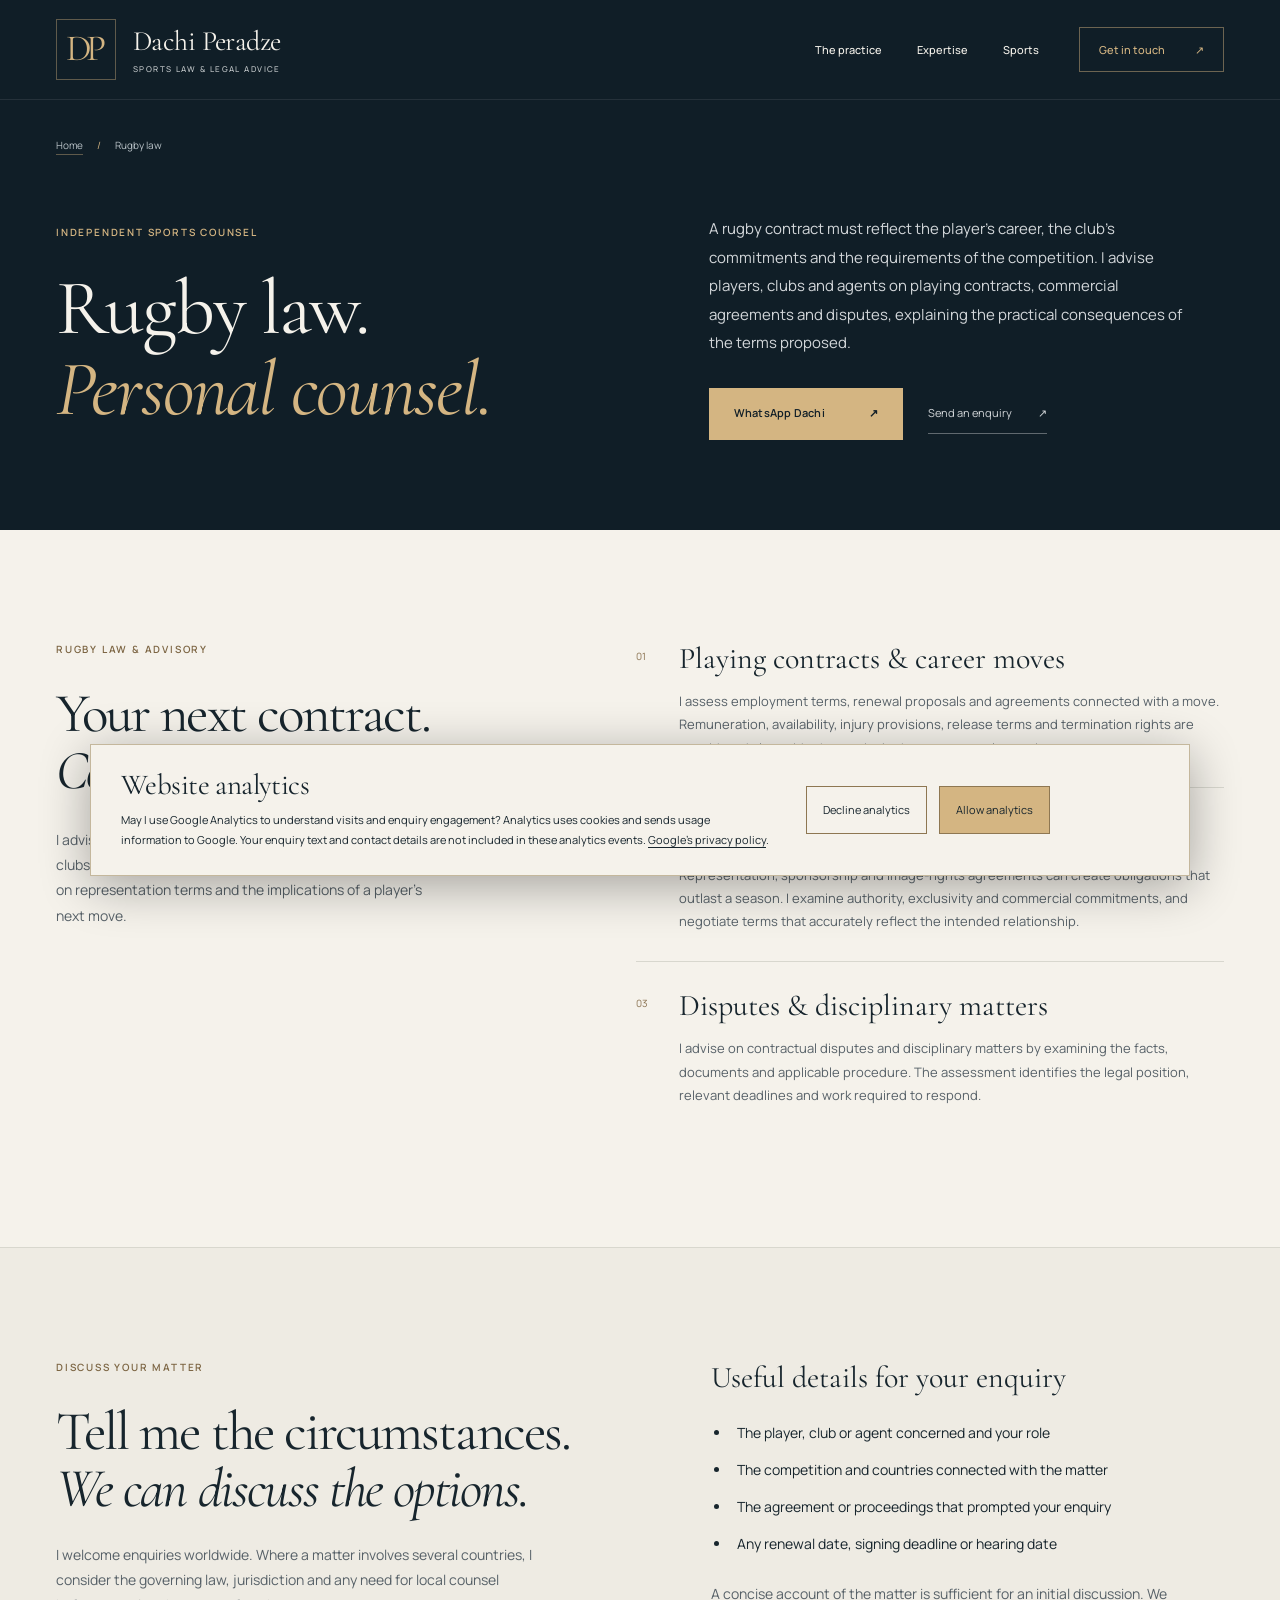
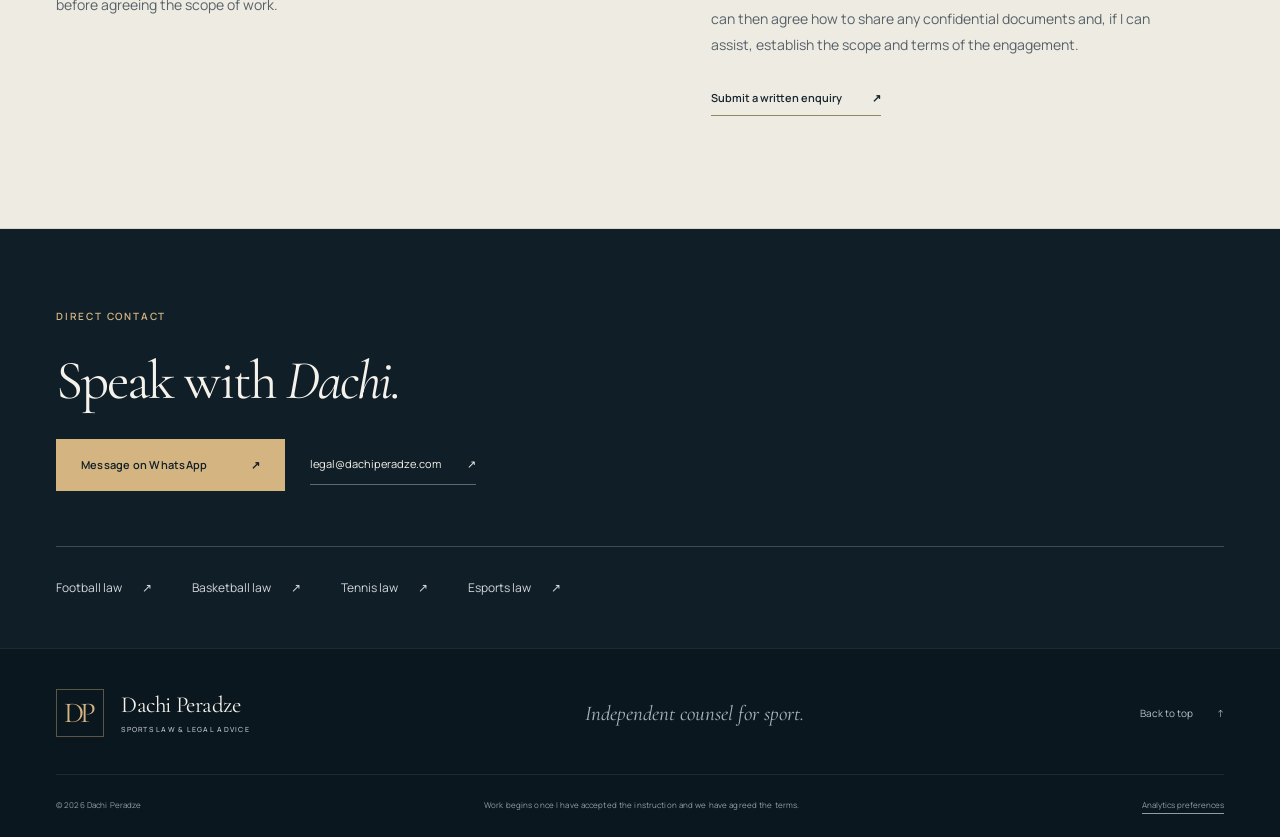
<file: rugby-law.html>
<!doctype html>
<html lang="en">
<head>
  <meta charset="utf-8">
  <meta name="ga-measurement-id" content="G-ZNSEDP4N0R">
  <meta name="viewport" content="width=device-width, initial-scale=1">
  <meta name="theme-color" content="#101e27">
  <title>Rugby Law: Playing Contracts &amp; Disputes | Dachi Peradze</title>
  <meta name="description" content="Rugby law advice for players, clubs and agents on playing contracts, representation, commercial arrangements and disputes. Contact Dachi Peradze.">
  <link rel="canonical" href="https://dachiperadze.com/rugby-law.html">
  <meta property="og:type" content="website">
  <meta property="og:title" content="Rugby Law: Playing Contracts &amp; Disputes | Dachi Peradze">
  <meta property="og:description" content="Rugby law advice for players, clubs and agents on playing contracts, representation, commercial arrangements and disputes. Contact Dachi Peradze.">
  <meta property="og:url" content="https://dachiperadze.com/rugby-law.html">
  <meta property="og:image" content="https://dachiperadze.com/assets/stadium.jpg">
  <meta property="og:image:alt" content="An illuminated athletics stadium at blue hour">
  <meta property="og:site_name" content="Dachi Peradze">
  <meta name="twitter:title" content="Rugby Law: Playing Contracts &amp; Disputes | Dachi Peradze">
  <meta name="twitter:description" content="Rugby law advice for players, clubs and agents on playing contracts, representation, commercial arrangements and disputes. Contact Dachi Peradze.">
  <meta name="twitter:image" content="https://dachiperadze.com/assets/stadium.jpg">
  <meta name="twitter:image:alt" content="An illuminated athletics stadium at blue hour">
  <meta name="twitter:card" content="summary_large_image">
  <link rel="icon" type="image/svg+xml" href="assets/favicon.svg">
  <link rel="preconnect" href="https://fonts.googleapis.com">
  <link rel="preconnect" href="https://fonts.gstatic.com" crossorigin>
  <link href="https://fonts.googleapis.com/css2?family=Cormorant+Garamond:ital,wght@0,400;0,500;0,600;1,400;1,500&family=Manrope:wght@400;500;600;700&display=swap" rel="stylesheet">
  <link rel="stylesheet" href="legal-services.css?v=20261011-analytics">
  <script type="application/ld+json">
{"@context": "https://schema.org", "@graph": [{"@type": "Person", "@id": "https://dachiperadze.com/#dachi", "name": "Dachi Peradze", "url": "https://dachiperadze.com/", "email": "legal@dachiperadze.com", "telephone": "+995597982202", "address": {"@type": "PostalAddress", "addressLocality": "Tbilisi", "addressCountry": "GE"}}, {"@type": "WebPage", "@id": "https://dachiperadze.com/rugby-law.html#webpage", "url": "https://dachiperadze.com/rugby-law.html", "name": "Rugby Law: Playing Contracts & Disputes | Dachi Peradze", "description": "Rugby law advice for players, clubs and agents on playing contracts, representation, commercial arrangements and disputes. Contact Dachi Peradze.", "isPartOf": {"@id": "https://dachiperadze.com/#website"}, "inLanguage": "en", "about": {"@id": "https://dachiperadze.com/rugby-law.html#service"}, "breadcrumb": {"@id": "https://dachiperadze.com/rugby-law.html#breadcrumbs"}}, {"@type": "Service", "@id": "https://dachiperadze.com/rugby-law.html#service", "name": "Rugby law and advisory", "serviceType": "Sports law advice", "provider": {"@id": "https://dachiperadze.com/#dachi"}, "url": "https://dachiperadze.com/rugby-law.html"}, {"@type": "BreadcrumbList", "@id": "https://dachiperadze.com/rugby-law.html#breadcrumbs", "itemListElement": [{"@type": "ListItem", "position": 1, "name": "Home", "item": "https://dachiperadze.com/"}, {"@type": "ListItem", "position": 2, "name": "Rugby law", "item": "https://dachiperadze.com/rugby-law.html"}]}]}
</script>
</head>
<body class="discipline-page">
<a class="skip-link" href="#main">Skip to content</a>
<header class="site-header">
    <div class="container header-inner">
      <a class="brand" href="/#home" aria-label="Dachi Peradze home">
        <span class="monogram" aria-hidden="true">DP</span>
        <span class="wordmark">Dachi Peradze<span>Sports law &amp; legal advice</span></span>
      </a>
      <button class="menu-toggle" type="button" aria-expanded="false" aria-controls="primary-nav"><span class="menu-label">Menu</span><span class="menu-lines" aria-hidden="true"></span></button>
      <nav id="primary-nav" class="primary-nav" aria-label="Main navigation"><a href="/#practice">The practice</a>
        <a href="/#expertise">Expertise</a>
        <a href="/#sports">Sports</a>
        <a class="nav-contact" href="/#contact">Get in touch <span aria-hidden="true">↗</span></a>
      </nav>
    </div>
  </header>
<main id="main">
  <section class="discipline-hero" aria-labelledby="discipline-title"><div class="container">
    <nav class="breadcrumbs" aria-label="Breadcrumb"><a href="/">Home</a><span aria-hidden="true">/</span><span aria-current="page">Rugby law</span></nav>
    <div class="discipline-hero-grid"><div><p class="eyebrow">Independent sports counsel</p><h1 id="discipline-title">Rugby law.<br><em>Personal counsel.</em></h1></div><div class="discipline-intro"><p>A rugby contract must reflect the player’s career, the club’s commitments and the requirements of the competition. I advise players, clubs and agents on playing contracts, commercial agreements and disputes, explaining the practical consequences of the terms proposed.</p><div class="discipline-actions"><a class="button button-gold" href="https://wa.me/995597982202">WhatsApp Dachi <span aria-hidden="true">↗</span></a><a class="text-link" href="/#enquiry">Send an enquiry <span aria-hidden="true">↗</span></a></div></div></div>
  </div></section>
  <section class="section discipline-body" aria-labelledby="matters-title"><div class="container discipline-body-grid"><div><p class="eyebrow dark-eyebrow">Rugby law &amp; advisory</p><h2 id="matters-title">Your next contract.<br><em>Considered carefully.</em></h2><p class="discipline-audience">I advise players on moves, renewals and disputed obligations, clubs on contracts and contentious matters, and agents on representation terms and the implications of a player’s next move.</p></div><div class="discipline-matters"><article class="discipline-matter"><span class="item-number">01</span><div><h3>Playing contracts &amp; career moves</h3><p>I assess employment terms, renewal proposals and agreements connected with a move. Remuneration, availability, injury provisions, release terms and termination rights are considered alongside the parties’ other contractual commitments.</p></div></article><article class="discipline-matter"><span class="item-number">02</span><div><h3>Representation &amp; commercial interests</h3><p>Representation, sponsorship and image-rights agreements can create obligations that outlast a season. I examine authority, exclusivity and commercial commitments, and negotiate terms that accurately reflect the intended relationship.</p></div></article><article class="discipline-matter"><span class="item-number">03</span><div><h3>Disputes &amp; disciplinary matters</h3><p>I advise on contractual disputes and disciplinary matters by examining the facts, documents and applicable procedure. The assessment identifies the legal position, relevant deadlines and work required to respond.</p></div></article></div></div></section>
  <section class="section discipline-enquiry" aria-labelledby="start-title"><div class="container discipline-enquiry-grid"><div><p class="eyebrow dark-eyebrow">Discuss your matter</p><h2 id="start-title">Tell me the circumstances.<br><em>We can discuss the options.</em></h2><p>I welcome enquiries worldwide. Where a matter involves several countries, I consider the governing law, jurisdiction and any need for local counsel before agreeing the scope of work.</p></div><div class="enquiry-checklist"><h3>Useful details for your enquiry</h3><ul><li>The player, club or agent concerned and your role</li><li>The competition and countries connected with the matter</li><li>The agreement or proceedings that prompted your enquiry</li><li>Any renewal date, signing deadline or hearing date</li></ul><p>A concise account of the matter is sufficient for an initial discussion. We can then agree how to share any confidential documents and, if I can assist, establish the scope and terms of the engagement.</p><a class="inline-link" href="/#enquiry">Submit a written enquiry <span aria-hidden="true">↗</span></a></div></div></section>
  <section class="discipline-contact" aria-labelledby="direct-title"><div class="container"><p class="eyebrow">Direct contact</p><h2 id="direct-title">Speak with <em>Dachi.</em></h2><div class="discipline-actions"><a class="button button-gold" href="https://wa.me/995597982202">Message on WhatsApp <span aria-hidden="true">↗</span></a><a class="text-link" href="mailto:legal@dachiperadze.com">legal@dachiperadze.com <span aria-hidden="true">↗</span></a></div><nav class="related-sports" aria-label="Other sports"><a href="football-law.html">Football law <span aria-hidden="true">↗</span></a><a href="basketball-law.html">Basketball law <span aria-hidden="true">↗</span></a><a href="tennis-law.html">Tennis law <span aria-hidden="true">↗</span></a><a href="esports-law.html">Esports law <span aria-hidden="true">↗</span></a></nav></div></section>
</main>
<footer class="site-footer"><div class="container footer-top"><a class="brand" href="/" aria-label="Dachi Peradze home"><span class="monogram" aria-hidden="true">DP</span><span class="wordmark">Dachi Peradze<span>Sports law &amp; legal advice</span></span></a><p>Independent counsel for sport.</p><a class="back-top" href="#main">Back to top <span aria-hidden="true">↑</span></a></div><div class="container footer-bottom"><p>© <span id="year">2026</span> Dachi Peradze</p><p>Work begins once I have accepted the instruction and we have agreed the terms.</p><button type="button" class="analytics-preferences" hidden>Analytics preferences</button></div></footer>
<script src="legal-services.js?v=20261011" defer></script>
<script src="analytics.js?v=20261011" defer></script>
</body>
</html>
</file>
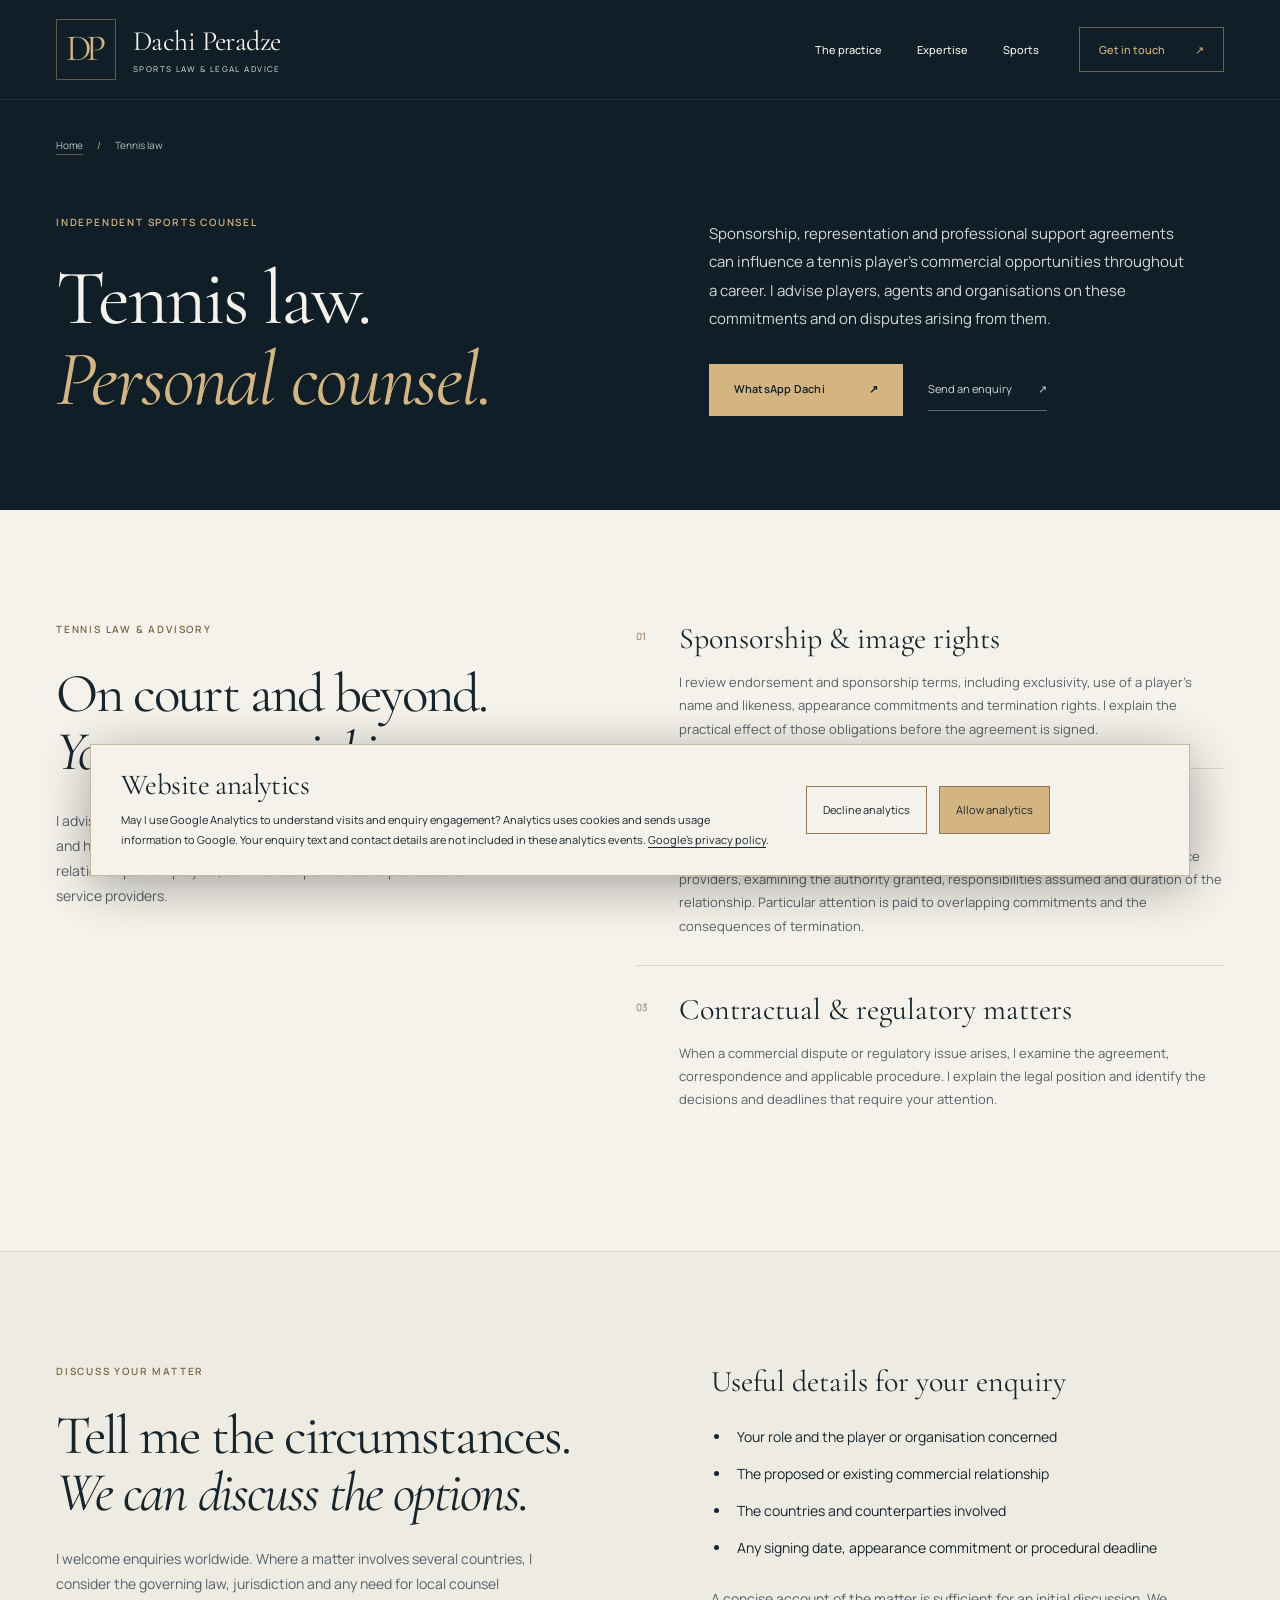
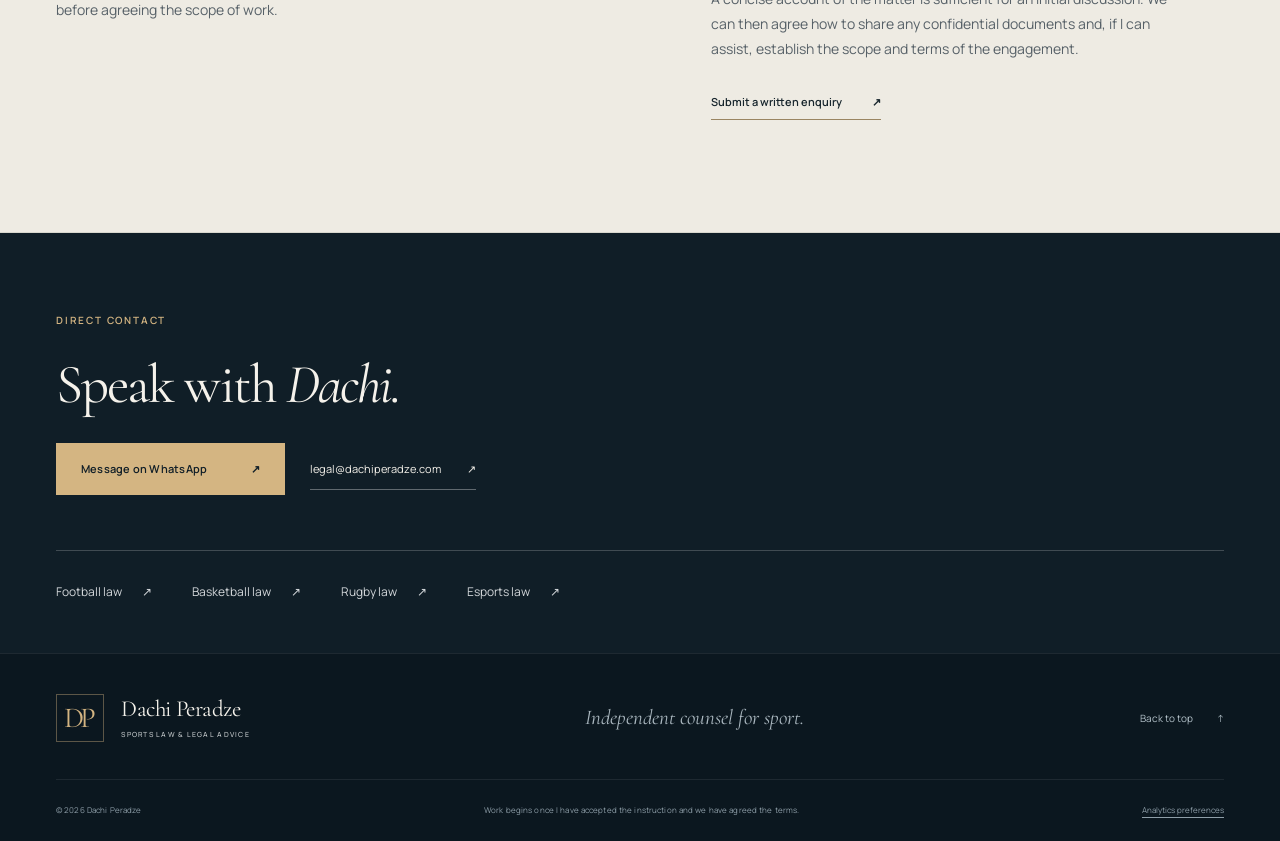
<file: tennis-law.html>
<!doctype html>
<html lang="en">
<head>
  <meta charset="utf-8">
  <meta name="ga-measurement-id" content="G-ZNSEDP4N0R">
  <meta name="viewport" content="width=device-width, initial-scale=1">
  <meta name="theme-color" content="#101e27">
  <title>Tennis Law: Sponsorship, Representation &amp; Disputes | Dachi Peradze</title>
  <meta name="description" content="Independent tennis law advice on sponsorship, image rights, representation and contractual disputes. Personal counsel from Dachi Peradze.">
  <link rel="canonical" href="https://dachiperadze.com/tennis-law.html">
  <meta property="og:type" content="website">
  <meta property="og:title" content="Tennis Law: Sponsorship, Representation &amp; Disputes | Dachi Peradze">
  <meta property="og:description" content="Independent tennis law advice on sponsorship, image rights, representation and contractual disputes. Personal counsel from Dachi Peradze.">
  <meta property="og:url" content="https://dachiperadze.com/tennis-law.html">
  <meta property="og:image" content="https://dachiperadze.com/assets/stadium.jpg">
  <meta property="og:image:alt" content="An illuminated athletics stadium at blue hour">
  <meta property="og:site_name" content="Dachi Peradze">
  <meta name="twitter:title" content="Tennis Law: Sponsorship, Representation &amp; Disputes | Dachi Peradze">
  <meta name="twitter:description" content="Independent tennis law advice on sponsorship, image rights, representation and contractual disputes. Personal counsel from Dachi Peradze.">
  <meta name="twitter:image" content="https://dachiperadze.com/assets/stadium.jpg">
  <meta name="twitter:image:alt" content="An illuminated athletics stadium at blue hour">
  <meta name="twitter:card" content="summary_large_image">
  <link rel="icon" type="image/svg+xml" href="assets/favicon.svg">
  <link rel="preconnect" href="https://fonts.googleapis.com">
  <link rel="preconnect" href="https://fonts.gstatic.com" crossorigin>
  <link href="https://fonts.googleapis.com/css2?family=Cormorant+Garamond:ital,wght@0,400;0,500;0,600;1,400;1,500&family=Manrope:wght@400;500;600;700&display=swap" rel="stylesheet">
  <link rel="stylesheet" href="legal-services.css?v=20261011-analytics">
  <script type="application/ld+json">
{"@context": "https://schema.org", "@graph": [{"@type": "Person", "@id": "https://dachiperadze.com/#dachi", "name": "Dachi Peradze", "url": "https://dachiperadze.com/", "email": "legal@dachiperadze.com", "telephone": "+995597982202", "address": {"@type": "PostalAddress", "addressLocality": "Tbilisi", "addressCountry": "GE"}}, {"@type": "WebPage", "@id": "https://dachiperadze.com/tennis-law.html#webpage", "url": "https://dachiperadze.com/tennis-law.html", "name": "Tennis Law: Sponsorship, Representation & Disputes | Dachi Peradze", "description": "Independent tennis law advice on sponsorship, image rights, representation and contractual disputes. Personal counsel from Dachi Peradze.", "isPartOf": {"@id": "https://dachiperadze.com/#website"}, "inLanguage": "en", "about": {"@id": "https://dachiperadze.com/tennis-law.html#service"}, "breadcrumb": {"@id": "https://dachiperadze.com/tennis-law.html#breadcrumbs"}}, {"@type": "Service", "@id": "https://dachiperadze.com/tennis-law.html#service", "name": "Tennis law and advisory", "serviceType": "Sports law advice", "provider": {"@id": "https://dachiperadze.com/#dachi"}, "url": "https://dachiperadze.com/tennis-law.html"}, {"@type": "BreadcrumbList", "@id": "https://dachiperadze.com/tennis-law.html#breadcrumbs", "itemListElement": [{"@type": "ListItem", "position": 1, "name": "Home", "item": "https://dachiperadze.com/"}, {"@type": "ListItem", "position": 2, "name": "Tennis law", "item": "https://dachiperadze.com/tennis-law.html"}]}]}
</script>
</head>
<body class="discipline-page">
<a class="skip-link" href="#main">Skip to content</a>
<header class="site-header">
    <div class="container header-inner">
      <a class="brand" href="/#home" aria-label="Dachi Peradze home">
        <span class="monogram" aria-hidden="true">DP</span>
        <span class="wordmark">Dachi Peradze<span>Sports law &amp; legal advice</span></span>
      </a>
      <button class="menu-toggle" type="button" aria-expanded="false" aria-controls="primary-nav"><span class="menu-label">Menu</span><span class="menu-lines" aria-hidden="true"></span></button>
      <nav id="primary-nav" class="primary-nav" aria-label="Main navigation"><a href="/#practice">The practice</a>
        <a href="/#expertise">Expertise</a>
        <a href="/#sports">Sports</a>
        <a class="nav-contact" href="/#contact">Get in touch <span aria-hidden="true">↗</span></a>
      </nav>
    </div>
  </header>
<main id="main">
  <section class="discipline-hero" aria-labelledby="discipline-title"><div class="container">
    <nav class="breadcrumbs" aria-label="Breadcrumb"><a href="/">Home</a><span aria-hidden="true">/</span><span aria-current="page">Tennis law</span></nav>
    <div class="discipline-hero-grid"><div><p class="eyebrow">Independent sports counsel</p><h1 id="discipline-title">Tennis law.<br><em>Personal counsel.</em></h1></div><div class="discipline-intro"><p>Sponsorship, representation and professional support agreements can influence a tennis player’s commercial opportunities throughout a career. I advise players, agents and organisations on these commitments and on disputes arising from them.</p><div class="discipline-actions"><a class="button button-gold" href="https://wa.me/995597982202">WhatsApp Dachi <span aria-hidden="true">↗</span></a><a class="text-link" href="/#enquiry">Send an enquiry <span aria-hidden="true">↗</span></a></div></div></div>
  </div></section>
  <section class="section discipline-body" aria-labelledby="matters-title"><div class="container discipline-body-grid"><div><p class="eyebrow dark-eyebrow">Tennis law &amp; advisory</p><h2 id="matters-title">On court and beyond.<br><em>Your commercial interests.</em></h2><p class="discipline-audience">I advise players on endorsements, representation and disputes, and help agents, clubs and organisations assess their contractual relationships with players, commercial partners and professional service providers.</p></div><div class="discipline-matters"><article class="discipline-matter"><span class="item-number">01</span><div><h3>Sponsorship &amp; image rights</h3><p>I review endorsement and sponsorship terms, including exclusivity, use of a player’s name and likeness, appearance commitments and termination rights. I explain the practical effect of those obligations before the agreement is signed.</p></div></article><article class="discipline-matter"><span class="item-number">02</span><div><h3>Representation &amp; support arrangements</h3><p>I assess agreements with agents, management teams and other professional service providers, examining the authority granted, responsibilities assumed and duration of the relationship. Particular attention is paid to overlapping commitments and the consequences of termination.</p></div></article><article class="discipline-matter"><span class="item-number">03</span><div><h3>Contractual &amp; regulatory matters</h3><p>When a commercial dispute or regulatory issue arises, I examine the agreement, correspondence and applicable procedure. I explain the legal position and identify the decisions and deadlines that require your attention.</p></div></article></div></div></section>
  <section class="section discipline-enquiry" aria-labelledby="start-title"><div class="container discipline-enquiry-grid"><div><p class="eyebrow dark-eyebrow">Discuss your matter</p><h2 id="start-title">Tell me the circumstances.<br><em>We can discuss the options.</em></h2><p>I welcome enquiries worldwide. Where a matter involves several countries, I consider the governing law, jurisdiction and any need for local counsel before agreeing the scope of work.</p></div><div class="enquiry-checklist"><h3>Useful details for your enquiry</h3><ul><li>Your role and the player or organisation concerned</li><li>The proposed or existing commercial relationship</li><li>The countries and counterparties involved</li><li>Any signing date, appearance commitment or procedural deadline</li></ul><p>A concise account of the matter is sufficient for an initial discussion. We can then agree how to share any confidential documents and, if I can assist, establish the scope and terms of the engagement.</p><a class="inline-link" href="/#enquiry">Submit a written enquiry <span aria-hidden="true">↗</span></a></div></div></section>
  <section class="discipline-contact" aria-labelledby="direct-title"><div class="container"><p class="eyebrow">Direct contact</p><h2 id="direct-title">Speak with <em>Dachi.</em></h2><div class="discipline-actions"><a class="button button-gold" href="https://wa.me/995597982202">Message on WhatsApp <span aria-hidden="true">↗</span></a><a class="text-link" href="mailto:legal@dachiperadze.com">legal@dachiperadze.com <span aria-hidden="true">↗</span></a></div><nav class="related-sports" aria-label="Other sports"><a href="football-law.html">Football law <span aria-hidden="true">↗</span></a><a href="basketball-law.html">Basketball law <span aria-hidden="true">↗</span></a><a href="rugby-law.html">Rugby law <span aria-hidden="true">↗</span></a><a href="esports-law.html">Esports law <span aria-hidden="true">↗</span></a></nav></div></section>
</main>
<footer class="site-footer"><div class="container footer-top"><a class="brand" href="/" aria-label="Dachi Peradze home"><span class="monogram" aria-hidden="true">DP</span><span class="wordmark">Dachi Peradze<span>Sports law &amp; legal advice</span></span></a><p>Independent counsel for sport.</p><a class="back-top" href="#main">Back to top <span aria-hidden="true">↑</span></a></div><div class="container footer-bottom"><p>© <span id="year">2026</span> Dachi Peradze</p><p>Work begins once I have accepted the instruction and we have agreed the terms.</p><button type="button" class="analytics-preferences" hidden>Analytics preferences</button></div></footer>
<script src="legal-services.js?v=20261011" defer></script>
<script src="analytics.js?v=20261011" defer></script>
</body>
</html>
</file>
<file: legal-services.css>
:root{--navy:#101e27;--navy-deep:#0b171f;--ivory:#f5f2eb;--paper:#eeebe3;--ink:#17252d;--muted:#576168;--gold:#d4b582;--line:#d8d7ce;--serif:"Cormorant Garamond",Georgia,serif;--sans:"Manrope",Arial,sans-serif}
*{box-sizing:border-box}html{scroll-behavior:smooth;scroll-padding-top:104px}body{margin:0;background:var(--ivory);color:var(--ink);font-family:var(--sans);font-size:14px;line-height:1.8;-webkit-font-smoothing:antialiased}a{color:inherit;text-decoration:none}button{font:inherit}button,a,summary{-webkit-tap-highlight-color:transparent}a,button,summary{touch-action:manipulation}a:focus-visible,button:focus-visible,summary:focus-visible{outline:2px solid #ab7437;outline-offset:6px}::selection{background:var(--gold);color:var(--navy)}h1,h2,h3,p{margin:0}h1,h2,h3{font-weight:400}h1,h2{font-family:var(--serif);line-height:1.04;letter-spacing:-.035em}h2{font-size:clamp(40px,4.3vw,64px)}h2 em,h1 em{font-weight:400}p{text-wrap:pretty}img{max-width:100%;display:block}.container{width:calc(100% - 112px);max-width:1328px;margin-inline:auto}.section{padding:112px 0}.eyebrow{font-size:10px;line-height:1.5;text-transform:uppercase;letter-spacing:.18em;font-weight:600;color:var(--gold);margin-bottom:28px}.dark-eyebrow{color:#7c6543}.skip-link{position:fixed;left:20px;top:-100px;z-index:100;background:var(--gold);color:var(--navy);padding:12px 20px}.skip-link:focus{top:12px}
.site-header{height:100px;background:var(--navy);color:var(--ivory);position:sticky;top:0;z-index:20;border-bottom:1px solid #ffffff16}.header-inner{height:100%;display:flex;align-items:center;justify-content:space-between;gap:30px}.brand{display:flex;gap:17px;align-items:center;flex-shrink:0}.monogram{font-family:var(--serif);font-size:37px;letter-spacing:-.15em;line-height:1;border:1px solid #d4b58266;padding:10px 14px 12px 9px;color:var(--gold)}.wordmark{font-family:var(--serif);font-size:28px;line-height:1.1;letter-spacing:-.02em}.wordmark>span{display:block;font-family:var(--sans);font-size:8px;font-weight:500;letter-spacing:.18em;text-transform:uppercase;margin-top:8px;color:#c2c7c9}.primary-nav{display:flex;align-items:center;gap:35px;font-size:11px;font-weight:500}.primary-nav>a{transition:color .2s}.primary-nav>a:hover{color:var(--gold)}.primary-nav .nav-contact{border:1px solid #d4b58277;padding:12px 19px;color:var(--gold);margin-left:5px}.nav-contact span{margin-left:28px}.menu-toggle{display:none}
.hero{position:relative;min-height:690px;height:min(800px,calc(100svh - 100px));isolation:isolate;color:var(--ivory);background:var(--navy-deep);overflow:hidden}.hero-image{position:absolute;inset:0;z-index:-3}.hero-image img{width:100%;height:100%;object-fit:cover;object-position:60% 52%}.hero-shade{position:absolute;inset:0;z-index:-2;background:linear-gradient(90deg,rgba(8,20,29,.94) 0%,rgba(8,20,29,.76) 34%,rgba(8,20,29,.13) 76%),linear-gradient(0deg,rgba(8,20,29,.76),transparent 30%)}.hero-inner{height:100%;display:flex;flex-direction:column;justify-content:center;position:relative;padding-bottom:54px}.hero-copy{max-width:740px;padding-top:25px}.hero .eyebrow{display:flex;gap:13px;align-items:center;margin-bottom:34px}.gold-line{width:31px;height:1px;background:var(--gold)}h1{font-size:clamp(66px,7.4vw,110px);letter-spacing:-.025em;line-height:.97}h1 em{color:var(--gold)}.hero-description{max-width:435px;margin-top:29px;color:#d3d7da;font-size:13px;line-height:1.9}.hero-actions{display:flex;gap:31px;align-items:center;margin-top:34px}.button{display:inline-flex;align-items:center;justify-content:space-between;gap:44px;min-height:52px;padding:15px 25px;font-size:11px;letter-spacing:.02em;font-weight:600;transition:background .2s,transform .2s}.button-gold{color:var(--navy);background:var(--gold)}.button-gold:hover{background:#e2c897;transform:translateY(-2px)}.text-link{font-size:11px;border-bottom:1px solid #ffffff55;padding-block:10px;display:inline-flex;align-items:center;gap:26px;transition:border-color .2s,color .2s}.text-link:hover{color:var(--gold);border-color:var(--gold)}.hero-bottom{position:absolute;left:0;right:0;bottom:30px;display:flex;align-items:center;justify-content:space-between;font-size:9px;letter-spacing:.09em;text-transform:uppercase;color:#c6ccd0}.hero-bottom>a{display:flex;gap:27px;align-items:center}.divider{margin:0 14px;color:var(--gold)}.hero-caption{position:absolute;right:55px;bottom:130px;font-family:var(--serif);font-size:22px;font-style:italic;opacity:.8;max-width:180px;line-height:1.3}.audience-band{background:var(--paper);border-bottom:1px solid var(--line)}.audience-band>.container{display:flex;align-items:center;justify-content:space-between;gap:25px;min-height:82px}.audience-band span{font-size:9px;letter-spacing:.12em;text-transform:uppercase;color:var(--muted)}.audience-band p{font-family:var(--serif);font-size:25px}.audience-band i{font-size:16px;font-style:normal;color:#927953;margin:0 17px}
.practice-grid{display:grid;grid-template-columns:1.1fr 1fr;gap:100px}.practice-copy{padding-top:44px;max-width:495px;color:var(--muted)}.practice-copy p+p{margin-top:18px}.practice-copy .lead{font-size:18px;color:var(--ink);line-height:1.75}.signature{font-family:var(--serif);font-size:28px;color:var(--ink);font-style:italic;margin-top:33px}.signature span{display:block;font-family:var(--sans);font-size:9px;color:var(--muted);font-style:normal;letter-spacing:.07em;margin-top:4px}.principles{display:grid;grid-template-columns:repeat(3,1fr);gap:58px;margin-top:68px;padding-top:34px;border-top:1px solid var(--line)}.principles>div{display:grid;grid-template-columns:28px 1fr;column-gap:17px}.principles span{grid-row:1/3;color:#8c744f;font-size:10px;padding-top:6px}.principles h3{font-family:var(--serif);font-size:26px}.principles p{grid-column:2;margin-top:7px;color:var(--muted);font-size:12px;max-width:280px}
.expertise-section{background:var(--paper);border-top:1px solid var(--line)}.section-heading{display:flex;align-items:flex-end;justify-content:space-between;gap:70px;margin-bottom:58px}.section-heading>p{color:var(--muted);max-width:330px;padding-bottom:5px}.expertise-list{border-top:1px solid #bdbfb7}.expertise-item{border-bottom:1px solid #bdbfb7}.expertise-item summary{list-style:none;display:grid;grid-template-columns:60px 1.65fr 1fr 25px;gap:20px;align-items:center;padding:28px 0;cursor:pointer;transition:color .2s}.expertise-item summary::-webkit-details-marker,.faq-list summary::-webkit-details-marker{display:none}.expertise-item summary:hover{color:#826137}.item-number{font-size:10px;color:#89714f}.item-title{font-family:var(--serif);font-size:clamp(25px,2.5vw,37px);letter-spacing:-.02em;line-height:1.2}.item-meta{font-size:10px;letter-spacing:.02em;color:var(--muted)}.expand-icon{position:relative;width:18px;height:18px;display:block;flex-shrink:0}.expand-icon:before,.expand-icon:after{content:"";position:absolute;background:currentColor;left:1px;right:1px;height:1px;top:8px}.expand-icon:after{transform:rotate(90deg);transition:transform .2s}details[open] .expand-icon:after{transform:rotate(0)}.expertise-content{display:grid;grid-template-columns:1.5fr 1fr;gap:20px 60px;margin:0 45px 32px 80px;color:var(--muted);font-size:13px;max-width:1050px}.expertise-content ul{list-style:none;margin:0;padding:0;font-size:11px}.expertise-content li{padding:4px 0 4px 15px;position:relative}.expertise-content li:before{content:"";height:3px;width:3px;border-radius:50%;background:#8a7049;position:absolute;left:0;top:14px}.inline-link{font-size:11px;font-weight:600;color:var(--ink);display:inline-flex;width:fit-content;align-items:center;gap:30px;border-bottom:1px solid #9a8562;padding-block:7px}.inline-link:hover{color:#826137}.expertise-content .inline-link{grid-column:1/-1}.expertise-footer{margin-top:26px;display:flex;justify-content:space-between;gap:24px;align-items:center}.expertise-footer p{font-size:12px;color:var(--muted)}
.sports-section{background:var(--navy);color:var(--ivory);padding:110px 0;position:relative;isolation:isolate;overflow:hidden}.sports-grid{display:grid;grid-template-columns:1.1fr 1fr;gap:100px}.sports-copy h2 em{color:var(--gold)}.sports-copy>p:not(.eyebrow){color:#b8c2c8;max-width:390px;margin-top:26px;font-size:13px}.sports-copy>.text-link{margin-top:25px}.sport-index{border-top:1px solid #ffffff40;padding-top:22px;position:relative}.index-label{font-size:9px;text-transform:uppercase;letter-spacing:.16em;color:var(--gold)}.sport-index ul{list-style:none;padding:0;margin:22px 0 30px;display:grid;grid-template-columns:1fr 1fr;gap:0 28px}.sport-index li{font-family:var(--serif);font-size:28px;border-bottom:1px solid #ffffff14;padding:8px 0;line-height:1.3}.sport-index p{font-size:11px;color:#aebdc4;line-height:1.9}.sport-index strong{font-weight:500;color:var(--ivory)}.arena-lines{position:absolute;z-index:-1;width:750px;height:750px;border:1px solid #d4b58212;border-radius:50%;right:-440px;top:-150px}.arena-lines:before,.arena-lines:after{content:"";position:absolute;border:1px solid #d4b58212;border-radius:50%;inset:50px}.arena-lines:after{inset:100px}
.process-list{list-style:none;padding:0;margin:0;display:grid;grid-template-columns:repeat(3,1fr);gap:50px}.process-list li{border-top:1px solid #a89b84;padding-top:20px}.process-number{font-size:9px;text-transform:uppercase;letter-spacing:.14em;color:#7c6543}.process-list h3{font-family:var(--serif);font-size:30px;margin-top:25px;line-height:1.2}.process-list p{font-size:12px;color:var(--muted);margin-top:17px;max-width:320px}.faq-section{padding-top:80px;background:var(--paper);border-top:1px solid var(--line)}.faq-grid{display:grid;grid-template-columns:.9fr 1.1fr;gap:90px}.faq-grid h2{font-size:52px}.faq-list{border-top:1px solid #bdbfb7}.faq-list details{border-bottom:1px solid #bdbfb7}.faq-list summary{list-style:none;display:flex;align-items:center;justify-content:space-between;gap:25px;cursor:pointer;line-height:1.6;padding:23px 0;font-size:13px}.faq-list p{color:var(--muted);font-size:12px;max-width:530px;padding-bottom:24px;padding-right:40px}.faq-list summary:hover{color:#826137}
.contact-section{background:var(--navy-deep);padding:105px 0 56px;color:var(--ivory)}.contact-heading{display:flex;gap:60px;align-items:flex-end;justify-content:space-between}.contact-heading h2{font-size:clamp(60px,6.7vw,100px);line-height:1}.contact-heading h2 em{color:var(--gold)}.contact-heading>p{font-size:12px;color:#b6c1c7;max-width:285px;margin-bottom:9px;line-height:1.9}.contact-links{margin-top:65px;display:grid;grid-template-columns:1fr 1fr 1.35fr;border-top:1px solid #ffffff33;border-bottom:1px solid #ffffff33}.contact-links>a{position:relative;display:flex;flex-direction:column;padding:27px 28px 32px 0;min-width:0;transition:background .2s}.contact-links>a+a{border-left:1px solid #ffffff33;padding-left:32px}.contact-label{color:var(--gold);font-size:9px;letter-spacing:.14em;text-transform:uppercase}.contact-value{font-family:var(--serif);font-size:30px;line-height:1.4;white-space:nowrap;margin-top:19px;letter-spacing:-.015em}.email-value{font-size:clamp(24px,2.4vw,35px)}.contact-hint{font-size:10px;color:#9caeb9;margin-top:8px}.contact-arrow{position:absolute;right:17px;top:24px;color:var(--gold);font-size:21px;transition:transform .2s}.contact-links>a:hover .contact-arrow{transform:translate(3px,-3px)}.contact-links>a:hover .contact-value{color:var(--gold)}.contact-location{display:flex;gap:10px;align-items:center;font-size:9px;color:#9eafb9;margin-top:28px;letter-spacing:.04em}.location-dot{height:5px;width:5px;border-radius:50%;background:var(--gold)}.location-divider{color:var(--gold);margin:0 10px}.site-footer{background:var(--navy-deep);color:var(--ivory);border-top:1px solid #ffffff14;padding-top:40px}.footer-top{display:flex;align-items:center;justify-content:space-between;gap:30px;padding-bottom:37px}.footer-top>.brand .monogram{font-size:29px;padding:8px 12px 9px 7px}.footer-top>.brand .wordmark{font-size:23px}.footer-top>.brand .wordmark>span{font-size:7px}.footer-top>p{font-family:var(--serif);font-size:21px;color:#a9b6be;font-style:italic}.back-top{display:flex;gap:24px;align-items:center;font-size:10px;color:#b2c0c8}.footer-bottom{border-top:1px solid #ffffff14;display:flex;justify-content:space-between;gap:30px;padding:23px 0;color:#8e9ea8;font-size:8px;letter-spacing:.015em}.footer-bottom p:last-child{max-width:470px;text-align:right}
.enquiry-grid{display:grid;grid-template-columns:.85fr 1.15fr;gap:90px;border-top:1px solid #ffffff33;padding-top:65px;margin-top:65px}.enquiry-intro h3{font-family:var(--serif);font-size:43px;line-height:1.1;letter-spacing:-.025em}.enquiry-intro>p:not(.eyebrow){color:#b6c1c7;max-width:365px;font-size:12px;margin-top:24px}.enquiry-intro>.enquiry-guidance{font-size:10px!important;color:#96a9b5!important}.enquiry-form{display:grid;gap:22px;min-width:0}.enquiry-row{display:grid;grid-template-columns:1fr 1fr;gap:22px}.enquiry-form label{display:block;font-size:9px;text-transform:uppercase;letter-spacing:.13em;color:var(--gold);font-weight:500}.enquiry-form input:not([type="hidden"]),.enquiry-form select,.enquiry-form textarea{display:block;width:100%;margin-top:10px;border:1px solid #ffffff36;border-radius:0;padding:13px 15px;min-height:48px;background:#14232c;color:var(--ivory);font-family:var(--sans);font-size:13px;line-height:1.7;text-transform:none;letter-spacing:0;font-weight:400}.enquiry-form textarea{resize:vertical;min-height:140px}.enquiry-form select{color-scheme:dark}.enquiry-form select option{background:var(--navy);color:var(--ivory)}.enquiry-form input:focus,.enquiry-form select:focus,.enquiry-form textarea:focus{outline:2px solid var(--gold);outline-offset:2px;border-color:var(--gold)}.enquiry-form textarea::placeholder{color:#98aab4;opacity:1}.enquiry-form .button{border:0;cursor:pointer;justify-self:start}.enquiry-note{font-size:9px;line-height:1.8;color:#a0b1bc;max-width:480px}.enquiry-form .form-trap{display:none!important}
@media(max-width:820px){.enquiry-grid{grid-template-columns:1fr;gap:32px;margin-top:45px;padding-top:45px}.enquiry-intro>p:not(.eyebrow){max-width:520px}}
@media(max-width:520px){.enquiry-grid{gap:28px;margin-top:35px;padding-top:35px}.enquiry-intro h3{font-size:36px}.enquiry-row{grid-template-columns:1fr}.enquiry-form input:not([type="hidden"]),.enquiry-form select,.enquiry-form textarea{font-size:16px}.enquiry-note{font-size:9px}}
@media(min-width:1600px){.hero-caption{right:calc((100vw - 1328px)/2)}}
@media(max-width:1100px){.container{width:calc(100% - 72px)}.primary-nav{gap:23px}.hero{height:720px;min-height:620px}.hero-caption{right:36px}.practice-grid,.sports-grid{gap:60px}.section-heading{gap:40px}.principles{gap:32px}.contact-value{font-size:24px}.email-value{font-size:27px}.contact-links>a+a{padding-left:24px}.audience-band p{font-size:23px}.audience-band i{margin:0 10px}.item-meta{font-size:9px}.expertise-item summary{grid-template-columns:40px 1.7fr 1fr 18px;gap:15px}.expertise-content{margin-left:55px}.faq-grid{gap:55px}.contact-heading>p{max-width:235px}}
@media(max-width:820px){html{scroll-padding-top:82px}.container{width:calc(100% - 48px)}.site-header{height:82px}.brand{gap:12px}.monogram{font-size:28px;padding:8px 12px 9px 7px}.wordmark{font-size:25px}.wordmark>span{font-size:7px;margin-top:7px}.menu-toggle{display:flex;align-items:center;gap:14px;background:none;border:0;color:var(--ivory);font-size:10px;padding:12px 0 12px 12px;cursor:pointer;min-height:44px}.menu-lines{width:22px;height:12px;position:relative;border-top:1px solid var(--gold);border-bottom:1px solid var(--gold);transition:transform .2s}.menu-toggle[aria-expanded="true"] .menu-lines{border:0}.menu-toggle[aria-expanded="true"] .menu-lines:before,.menu-toggle[aria-expanded="true"] .menu-lines:after{content:"";position:absolute;width:22px;height:1px;background:var(--gold);top:5px;transform:rotate(45deg)}.menu-toggle[aria-expanded="true"] .menu-lines:after{transform:rotate(-45deg)}.primary-nav{display:none;position:absolute;top:81px;left:0;right:0;padding:24px;background:var(--navy);border-top:1px solid #ffffff20;border-bottom:1px solid #d4b58266;box-shadow:0 20px 30px #0003;gap:0}.primary-nav.is-open{display:flex;flex-direction:column;align-items:stretch}.primary-nav>a{padding:14px 0;font-size:14px}.primary-nav .nav-contact{margin:15px 0 0;padding:14px 16px;display:flex;justify-content:space-between}.hero{min-height:620px;height:690px}.hero-copy{max-width:610px}.hero-image img{object-position:67% 50%}.hero-shade{background:linear-gradient(90deg,#08141de8 0%,#08141db8 40%,#08141d3b 100%),linear-gradient(0deg,#08141dc2,transparent 45%)}h1{font-size:82px}.hero-caption{display:none}.hero-description{max-width:390px}.audience-band>.container{display:block;padding-block:20px;min-height:unset}.audience-band p{margin-top:8px}.section{padding:80px 0}.practice-grid,.sports-grid{grid-template-columns:1fr;gap:34px}.practice-copy{padding-top:0;max-width:620px}.practice-copy .lead{font-size:17px}.principles{gap:24px;margin-top:45px}.principles>div{grid-template-columns:1fr}.principles span{grid-row:auto}.principles p{grid-column:1}.principles h3{margin-top:8px;font-size:25px}.section-heading{align-items:flex-start;flex-direction:column;gap:26px;margin-bottom:38px}.section-heading>p{max-width:520px}.expertise-item summary{grid-template-columns:30px 1fr 18px;padding-block:25px}.item-meta{display:none}.expertise-content{margin:0 33px 28px 45px;gap:15px 30px}.sports-section{padding:80px 0}.sports-copy>p:not(.eyebrow){max-width:500px}.sport-index{margin-top:15px}.sport-index ul{grid-template-columns:repeat(3,1fr);column-gap:20px}.sport-index li{font-size:24px}.process-list{gap:28px}.process-list h3{font-size:27px}.faq-grid{grid-template-columns:1fr;gap:30px}.contact-section{padding-top:80px}.contact-heading{flex-direction:column;align-items:flex-start;gap:30px}.contact-heading>p{max-width:400px}.contact-links{grid-template-columns:1fr 1fr;margin-top:45px}.contact-links>a:last-child{grid-column:1/-1;border-left:0;border-top:1px solid #ffffff33;padding-left:0}.contact-value{font-size:30px}.email-value{font-size:35px}.footer-top>p{display:none}.footer-bottom{font-size:8px}.faq-grid h2{font-size:46px}}
@media(max-width:520px){.container{width:calc(100% - 40px)}.hero{height:660px;min-height:unset}.hero-inner{padding-bottom:72px}.hero-copy{padding-top:0}.hero .eyebrow{font-size:8px;letter-spacing:.15em;gap:10px;margin-bottom:30px}.gold-line{width:20px}h1{font-size:clamp(50px,13.7vw,72px);line-height:1.02}.hero-description{font-size:12px;max-width:320px;line-height:1.85;margin-top:26px}.hero-actions{gap:22px;align-items:flex-start;flex-direction:column;margin-top:28px}.button{min-height:50px;padding:14px 21px;gap:50px}.hero-actions .text-link{padding-block:4px;font-size:10px}.hero-bottom{bottom:24px;display:block;font-size:8px;letter-spacing:.05em}.hero-bottom>a{margin-top:13px;gap:17px}.divider{margin:0 8px}.hero-image img{object-position:65% 50%}.hero-shade{background:linear-gradient(90deg,#08141de8,#08141d8c 80%),linear-gradient(0deg,#08141df2,transparent 55%)}.audience-band p{font-size:19px;line-height:1.6}.audience-band i{margin:0 5px;font-size:12px}.audience-band span{font-size:8px}.section{padding:65px 0}h2{font-size:42px}.eyebrow{font-size:9px;margin-bottom:23px}.practice-grid{gap:29px}.practice-copy .lead{font-size:16px}.practice-copy{font-size:12px}.signature{font-size:27px}.principles{grid-template-columns:1fr;gap:23px;padding-top:28px;margin-top:36px}.principles>div{grid-template-columns:26px 1fr;gap:0 14px}.principles span{grid-row:1/3}.principles h3{margin-top:0;font-size:26px}.principles p{grid-column:2;max-width:none}.item-title{font-size:26px}.expertise-item summary{gap:12px;grid-template-columns:22px 1fr 16px}.item-number{font-size:9px}.expertise-content{grid-template-columns:1fr;margin:0 0 26px 34px;font-size:12px;gap:15px}.expertise-content .inline-link{font-size:10px}.expertise-footer{display:block}.expertise-footer p{font-size:11px}.expertise-footer .inline-link{margin-top:12px}.sports-section{padding:65px 0}.sports-grid{gap:30px}.sport-index ul{grid-template-columns:1fr 1fr;gap:0 24px}.sport-index li{font-size:26px}.sport-index p{font-size:10px}.process-list{grid-template-columns:1fr;gap:28px}.process-list h3{margin-top:15px;font-size:30px}.process-list p{max-width:none;margin-top:12px}.faq-list summary{font-size:12px;gap:16px;padding-block:21px}.faq-list p{padding-right:0;font-size:11px}.faq-grid h2{font-size:42px}.contact-section{padding:65px 0 35px}.contact-heading h2{font-size:clamp(44px,12.5vw,65px)}.contact-heading>p{font-size:11px}.contact-links{grid-template-columns:1fr;margin-top:35px}.contact-links>a{padding:22px 0 25px;min-height:145px}.contact-links>a+a{border-left:0;border-top:1px solid #ffffff33;padding-left:0}.contact-links>a:last-child{grid-column:auto}.contact-value{font-size:31px;margin-top:13px}.email-value{font-size:clamp(27px,7.6vw,34px)}.contact-location{flex-wrap:wrap;gap:6px;font-size:8px}.location-divider{margin:0 3px}.contact-arrow{right:0}.site-footer{padding-top:30px}.footer-top{gap:14px;padding-bottom:28px}.footer-top .brand{gap:10px}.footer-top>.brand .wordmark{font-size:22px}.back-top{font-size:8px;gap:8px}.footer-bottom{flex-direction:column;gap:10px;padding-block:20px}.footer-bottom p:last-child{text-align:left;max-width:320px}}
@media(max-width:360px){.header-inner{gap:16px}.wordmark{font-size:22px}.menu-toggle{gap:0;padding-left:8px;min-width:30px}.menu-label{position:absolute;width:1px;height:1px;overflow:hidden;clip-path:inset(50%);white-space:nowrap}.wordmark>span{font-size:6px}.footer-top>.brand .wordmark{font-size:20px}.footer-top>.brand .wordmark>span{font-size:6px}.footer-top>.brand .monogram{font-size:25px}.footer-top{gap:8px}}
@media(prefers-reduced-motion:reduce){html{scroll-behavior:auto}*,*:before,*:after{transition:none!important;animation:none!important}}
@media print{.site-header{position:static}.menu-toggle,.hero-image,.hero-shade,.hero-caption,.arena-lines,.back-top{display:none}.hero{height:auto;min-height:0;padding:50px 0;color:#000;background:#fff}.hero-inner{padding-bottom:50px}.hero-description,.hero-bottom{color:#444}.section,.sports-section,.contact-section{padding:35px 0}.sports-section,.contact-section,.site-footer{background:#fff;color:#000}.expertise-content{display:block}.contact-links{display:block}.contact-links>a{border:0!important;padding:10px!important}.contact-hint,.contact-location,.contact-heading>p,.sports-copy>p:not(.eyebrow),.sport-index p{color:#444}.container{width:90%}.primary-nav{display:none}.brand{color:#000}.eyebrow{color:#555}}
.sport-index li a{display:flex;align-items:center;justify-content:space-between;gap:15px;padding-block:5px}.sport-index li a span{font-family:var(--sans);font-size:15px;color:var(--gold)}.sport-index li a:hover{color:var(--gold)}
.international-section{background:var(--ivory);border-bottom:1px solid var(--line)}.international-grid{display:grid;grid-template-columns:1.1fr 1fr;gap:100px}.international-copy{color:var(--muted);max-width:510px}.international-copy .lead{font-size:18px;color:var(--ink)}.international-copy p+p{margin-top:20px}.international-copy .inline-link{margin-top:24px}
.discipline-hero{background:var(--navy);color:var(--ivory);padding:36px 0 90px}.breadcrumbs{display:flex;gap:14px;font-size:10px;color:#bac3c8;margin-bottom:60px}.breadcrumbs a{border-bottom:1px solid #d4b58266}.breadcrumbs>span[aria-hidden]{color:var(--gold)}.discipline-hero-grid{display:grid;grid-template-columns:1.15fr 1fr;gap:60px;align-items:center}.discipline-hero h1{font-size:clamp(52px,6.1vw,88px);line-height:1.04}.discipline-intro{max-width:480px;color:#d3d7da;font-size:15px;line-height:1.9}.discipline-actions{display:flex;gap:25px;align-items:center;flex-wrap:wrap;margin-top:30px}.discipline-body-grid{display:grid;grid-template-columns:1fr 1.2fr;gap:90px}.discipline-audience{max-width:420px;color:var(--muted);margin-top:28px}.discipline-matter{display:grid;grid-template-columns:25px 1fr;gap:18px;padding:27px 0;border-top:1px solid var(--line)}.discipline-matter:first-child{padding-top:0;border:0}.discipline-matter h3{font-family:var(--serif);font-size:30px;line-height:1.15;margin-bottom:14px}.discipline-matter p{color:var(--muted);font-size:13px}.discipline-matter .item-number{padding-top:5px}.discipline-enquiry{background:var(--paper);border-block:1px solid var(--line)}.discipline-enquiry-grid{display:grid;grid-template-columns:1.1fr 1fr;gap:90px}.discipline-enquiry-grid>div>p:not(.eyebrow){color:var(--muted);margin-top:25px;max-width:480px}.enquiry-checklist h3{font-family:var(--serif);font-size:30px;line-height:1.2}.enquiry-checklist ul{padding-left:20px;margin:24px 0;color:var(--ink)}.enquiry-checklist li{margin-block:12px;padding-left:6px}.enquiry-checklist .inline-link{margin-top:24px}.discipline-contact{background:var(--navy);color:var(--ivory);padding:80px 0 50px}.related-sports{display:flex;gap:25px 40px;flex-wrap:wrap;border-top:1px solid #ffffff33;margin-top:55px;padding-top:30px;font-size:12px;color:#d3d7da}.related-sports a{display:flex;gap:20px}.related-sports a:hover{color:var(--gold)}
@media(max-width:1100px){.international-grid{gap:60px}.discipline-hero-grid,.discipline-body-grid,.discipline-enquiry-grid{gap:40px}.discipline-hero h1{font-size:64px}}
@media(max-width:820px){.international-grid,.discipline-hero-grid,.discipline-body-grid,.discipline-enquiry-grid{grid-template-columns:1fr;gap:35px}.discipline-hero{padding-bottom:65px}.breadcrumbs{margin-bottom:40px}.discipline-hero h1{font-size:70px}.discipline-intro{max-width:600px}.discipline-audience{max-width:600px}.international-copy{max-width:620px}.discipline-enquiry-grid>div>p:not(.eyebrow){max-width:600px}}
@media(max-width:520px){.discipline-hero h1{font-size:clamp(42px,12.4vw,64px)}.discipline-intro{font-size:13px}.discipline-hero .eyebrow{font-size:8px}.discipline-hero{padding-top:25px;padding-bottom:50px}.breadcrumbs{margin-bottom:32px}.discipline-actions{align-items:flex-start;flex-direction:column;gap:17px}.discipline-matter h3,.enquiry-checklist h3{font-size:28px}.discipline-contact{padding-top:60px}.related-sports{gap:22px 35px}.international-copy .lead{font-size:16px}.international-copy{font-size:12px}}
.analytics-preferences{font:inherit;color:inherit;background:none;border:0;border-bottom:1px solid currentColor;padding:0;cursor:pointer}.analytics-notice[hidden],.analytics-preferences[hidden]{display:none}.analytics-notice{position:fixed;z-index:50;left:24px;right:24px;bottom:24px;max-width:1100px;margin-inline:auto;background:var(--ivory);color:var(--ink);border:1px solid #c4b79c;box-shadow:0 10px 50px #0005;padding:25px 30px;display:flex;align-items:center;gap:35px}.analytics-notice h2{font-family:var(--serif);font-size:29px;letter-spacing:-.02em;margin-bottom:10px}.analytics-notice p{font-size:11px;line-height:1.8;max-width:650px}.analytics-notice p a{text-decoration:underline;text-underline-offset:3px}.analytics-choices{display:flex;gap:12px;flex-shrink:0}.analytics-choices button{font-size:11px;padding:13px 16px;min-height:44px;border:1px solid #8e7752;background:var(--ivory);color:var(--ink);cursor:pointer}.analytics-choices button:hover{background:var(--paper)}.analytics-choices button[data-choice="granted"]{background:var(--gold)}@media(max-width:820px){.analytics-notice{flex-direction:column;align-items:flex-start;gap:20px;left:16px;right:16px;bottom:16px;padding:22px}.analytics-choices{flex-wrap:wrap}}@media(max-width:360px){.analytics-choices{width:100%;flex-direction:column}.analytics-choices button{width:100%}.analytics-notice{padding:18px}}@media print{.analytics-notice,.analytics-preferences{display:none}}
</file>
